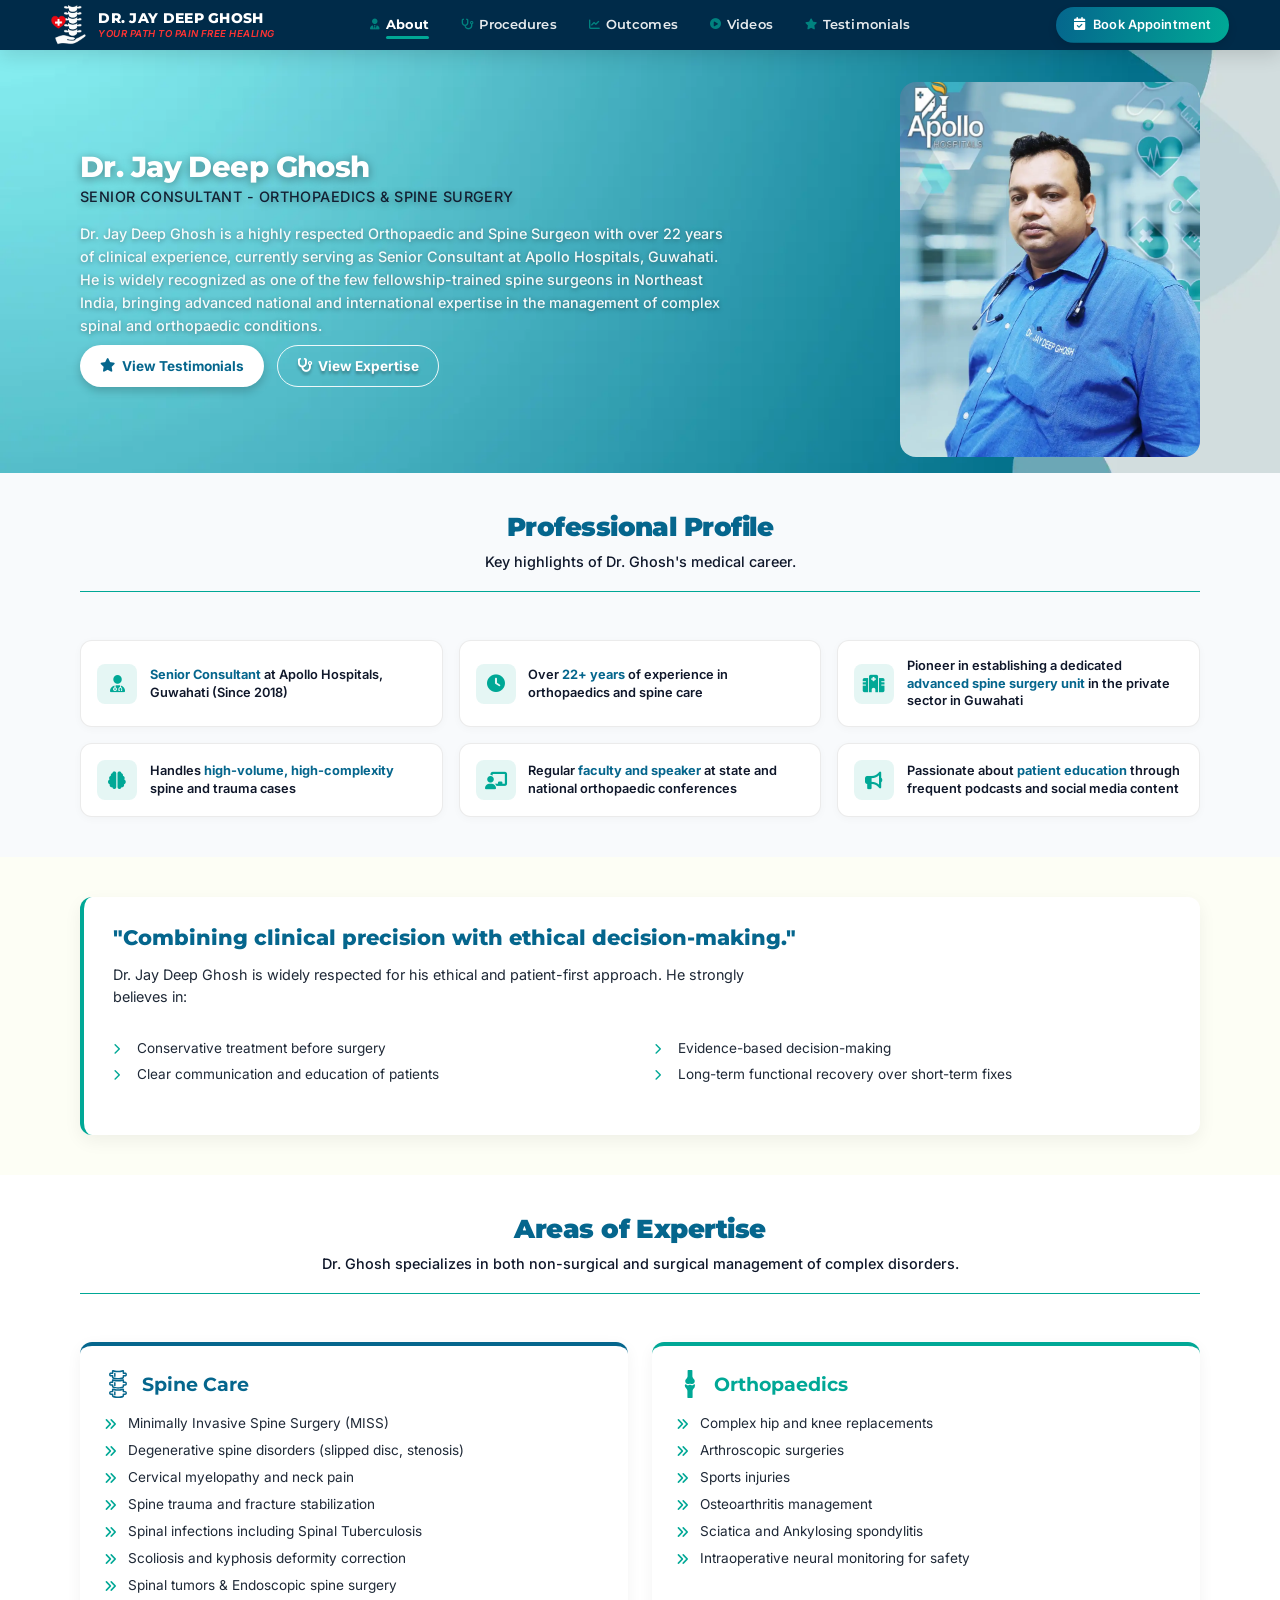
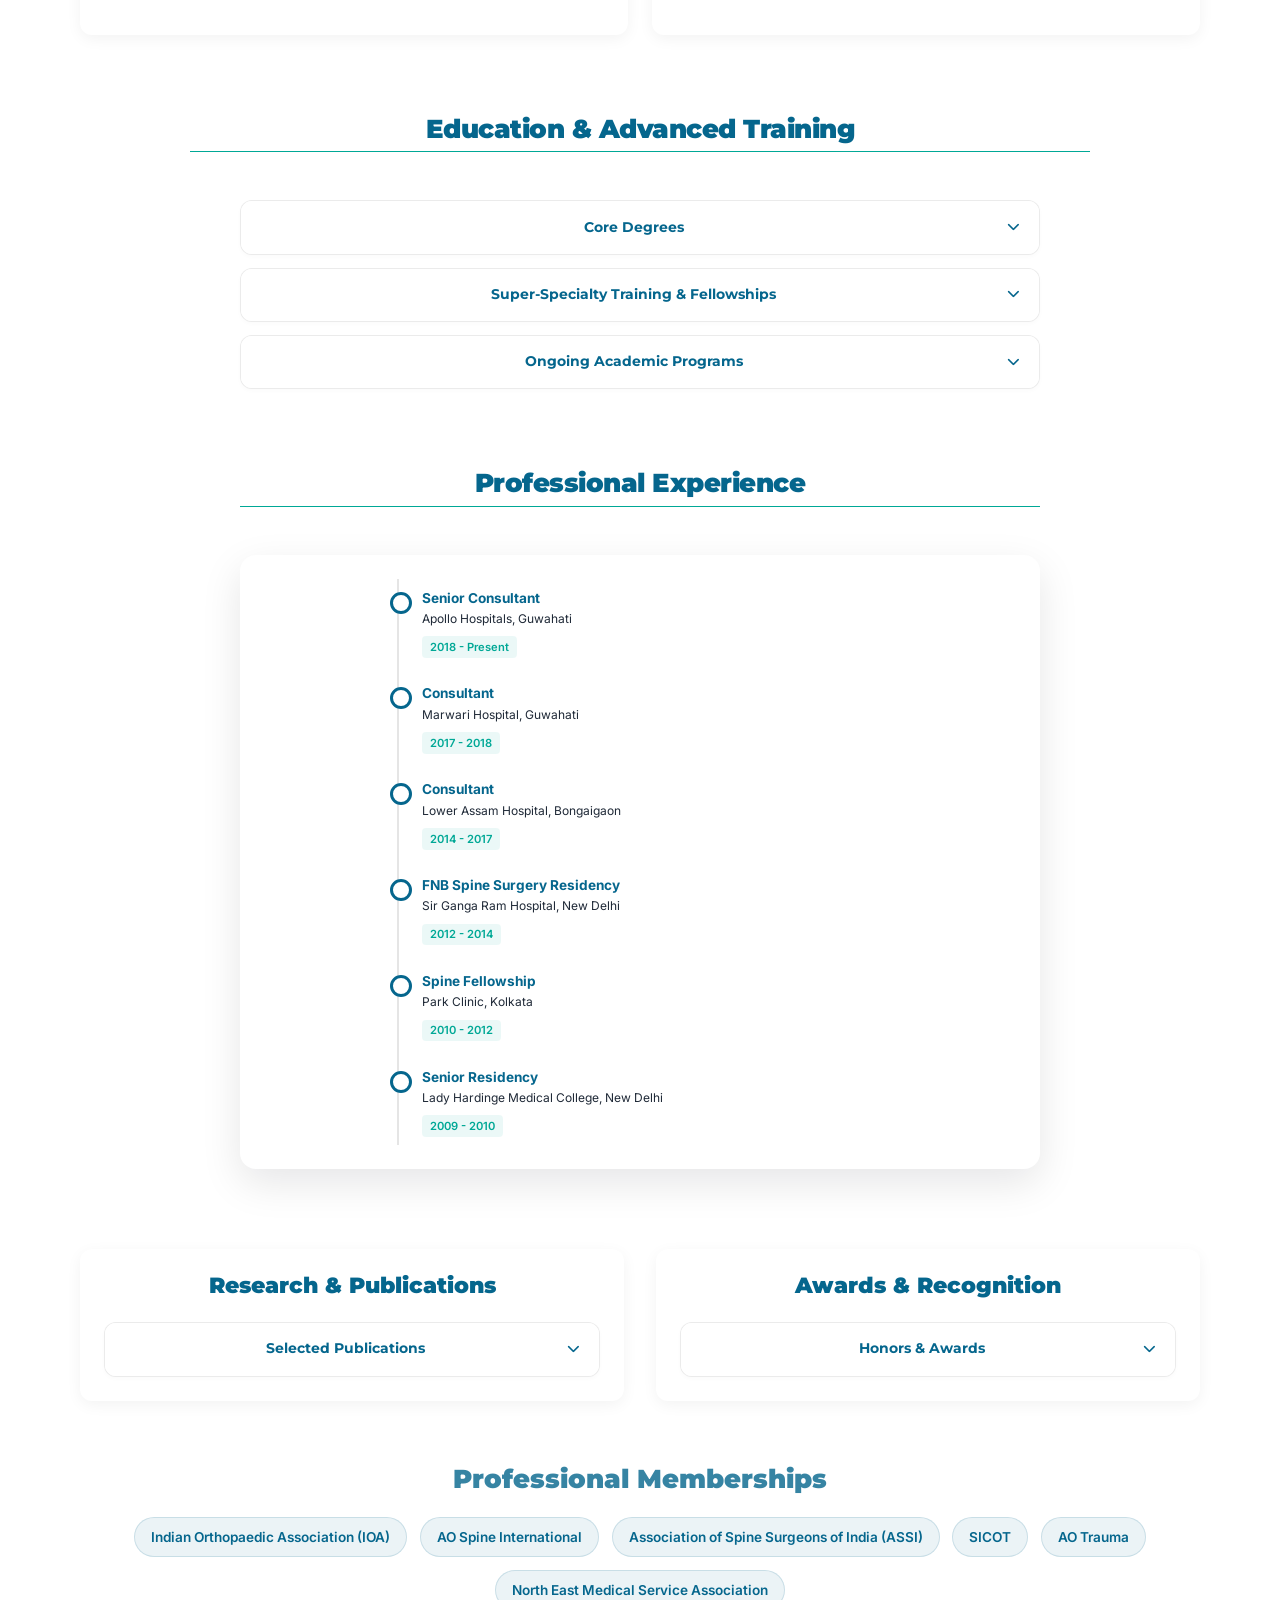
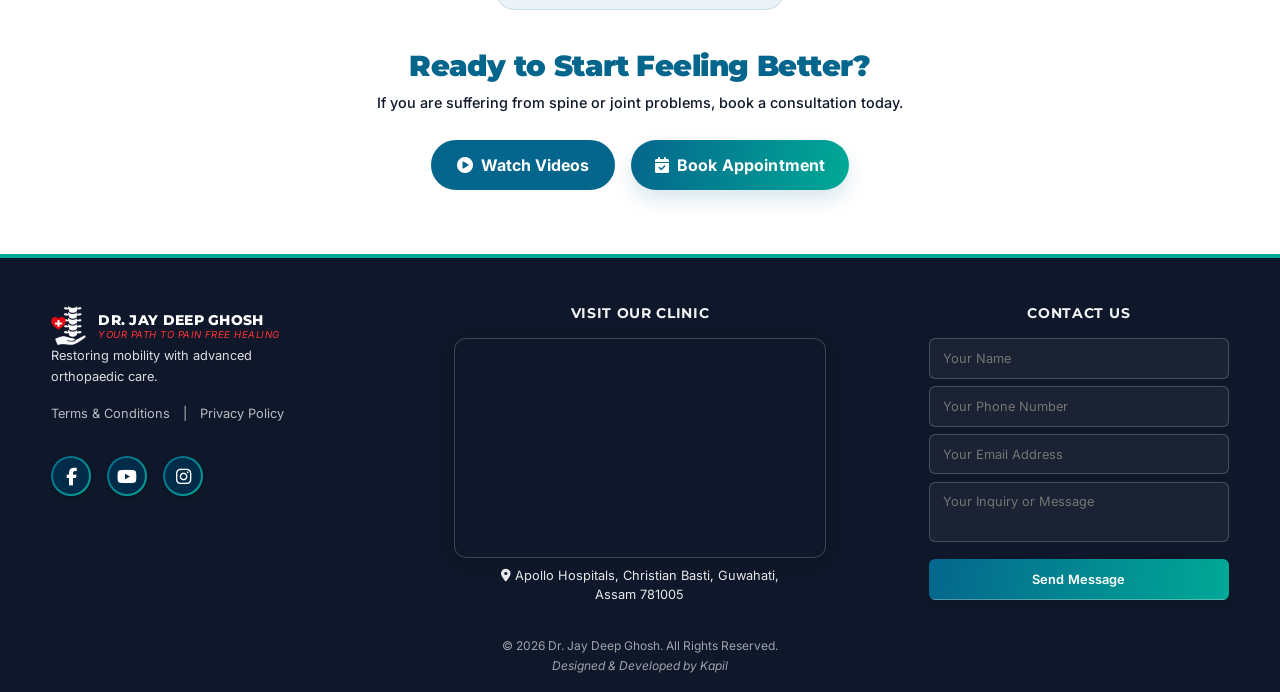
<file: frontend/about.html>
<!doctype html>
<html lang="en">
<head>
  <meta charset="utf-8" />
  <meta name="viewport" content="width=device-width,initial-scale=1" />
  <meta name="theme-color" content="#05668d" />
  
  <title>About Dr. Jay Deep Ghosh | Top Spine Surgeon in Guwahati & Northeast India</title>
  
  <meta name="title" content="About Dr. Jay Deep Ghosh | Top Spine Surgeon in Guwahati & Northeast India">
  <meta name="description" content="Dr. Jay Deep Ghosh is a Senior Consultant Orthopaedic & Spine Surgeon at Apollo Hospitals, Guwahati. Fellowship-trained in Spine Surgery (Sir Ganga Ram & USA) with 22+ years of experience treating Scoliosis, Disc issues, and Trauma.">
  <meta name="keywords" content="Dr Jay Deep Ghosh Biography, Best Spine Surgeon Northeast India, Orthopaedic Doctor Apollo Guwahati, Spine Fellowship India, Scoliosis Specialist Assam, Joint Replacement Surgeon Profile">
  <meta name="author" content="Dr. Jay Deep Ghosh">
  <meta name="robots" content="index, follow">

  <meta property="og:type" content="profile">
  <meta property="og:url" content="https://kape-21.github.io/dr-JDGhosh/about.html">
  <meta property="og:title" content="About Dr. Jay Deep Ghosh | Spine & Ortho Expert">
  <meta property="og:description" content="Meet Dr. Ghosh: 22+ Years Experience, Fellowship Trained (USA/India), Senior Consultant at Apollo Hospitals Guwahati. Expert in complex spine & joint care.">
  <meta property="og:image" content="https://kape-21.github.io/dr-JDGhosh/assets/potrait100.webp">

  <meta property="twitter:card" content="summary_large_image">
  <meta property="twitter:url" content="https://kape-21.github.io/dr-JDGhosh/about.html">
  <meta property="twitter:title" content="Dr. Jay Deep Ghosh - Professional Profile">
  <meta property="twitter:description" content="Senior Consultant Orthopaedic Surgeon with 22 years of experience. Specializing in Minimally Invasive Spine Surgery.">
  <meta property="twitter:image" content="https://kape-21.github.io/dr-JDGhosh/assets/potrait100.webp">

  <link rel="canonical" href="https://kape-21.github.io/dr-JDGhosh/about.html" />

  <script type="application/ld+json">
  {
    "@context": "https://schema.org",
    "@type": "Physician",
    "name": "Dr. Jay Deep Ghosh",
    "image": "https://kape-21.github.io/dr-JDGhosh/assets/potrait100.webp",
    "jobTitle": "Senior Consultant - Orthopaedics & Spine Surgery",
    "worksFor": {
      "@type": "Hospital",
      "name": "Apollo Hospitals, Guwahati"
    },
    "url": "https://kape-21.github.io/dr-JDGhosh/about.html",
    "description": "Fellowship-trained Spine Surgeon specializing in MISS, Scoliosis correction, and Joint Replacement with over 22 years of experience.",
    "alumniOf": [
      {
        "@type": "CollegeOrUniversity",
        "name": "Gauhati Medical College"
      },
      {
        "@type": "CollegeOrUniversity",
        "name": "Sir Ganga Ram Hospital (FNB Spine)"
      },
      {
        "@type": "CollegeOrUniversity",
        "name": "Dartmouth Hitchcock Medical Centre, USA"
      }
    ],
    "knowsAbout": ["Spine Surgery", "Orthopedics", "Scoliosis", "Joint Replacement", "Minimally Invasive Surgery"],
    "address": {
      "@type": "PostalAddress",
      "addressLocality": "Guwahati",
      "addressRegion": "Assam",
      "addressCountry": "India"
    }
  }
  </script>

  <link rel="shortcut icon" href="favicon.ico" type="image/x-icon">
  <link rel="icon" href="favicon.ico" type="image/x-icon">
  <link rel="icon" type="image/png" sizes="32x32" href="assets/favicon-32x32.png">
  <link rel="icon" type="image/png" sizes="16x16" href="assets/favicon-16x16.png">
  <link rel="apple-touch-icon" sizes="180x180" href="assets/apple-touch-icon.png">
  <link rel="icon" type="image/png" sizes="192x192" href="assets/android-chrome-192x192.png">
  <link rel="icon" type="image/png" sizes="512x512" href="assets/android-chrome-512x512.png">

  <link rel="preconnect" href="https://fonts.googleapis.com">
  <link rel="preconnect" href="https://fonts.gstatic.com" crossorigin>
  <link href="https://fonts.googleapis.com/css2?family=Inter:wght@400;500;600&family=Montserrat:wght@600;700;800;900&display=swap" rel="stylesheet" />
  <link rel="stylesheet" href="https://cdnjs.cloudflare.com/ajax/libs/font-awesome/6.5.0/css/all.min.css" />

  <link rel="stylesheet" href="css/base.css" />
  <link rel="stylesheet" href="css/components.css" />
  <link rel="stylesheet" href="css/layout.css" />
  
  <style>
    /* =========================================
       PAGE-SPECIFIC STYLES & OVERRIDES
       ========================================= */
    
    .nav-link {
        position: relative;
        text-decoration: none;
        padding: 0.5rem 0;
        margin: 0 0.5rem;
        transition: opacity 0.3s ease;
        display: inline-flex;
        align-items: center;
        gap: 6px; 
    }
    .nav-link span { position: relative; }
    .nav-link.active { font-weight: 700; opacity: 1; color: inherit !important; }
    .nav-link.active span::after {
        content: ""; display: block; width: 100%; height: 3px;
        background: var(--color-primary-green); position: absolute;
        bottom: -4px; left: 0; border-radius: 2px;
    }

    .section { padding: 2.5rem 0; }

    /* --- 1. HERO SECTION (DESKTOP BASE) --- */
    .about-hero {
      background: url('assets/about-hero-bg2.webp') no-repeat center center;
      background-size: cover;
      color: #fff;
      padding: 2rem 0 1rem; 
      position: relative;
      overflow: hidden;
    }
    .about-hero .container { position: relative; z-index: 1; }
    
    .about-hero-grid {
      display: grid;
      grid-template-columns: 1.2fr 0.8fr;
      gap: 2rem;
      align-items: center;
    }

    .about-hero-text h1 { 
      font-size: 1.8rem; font-weight: 800; color: #fff; margin-bottom: 0.4rem; 
      line-height: 1.1; text-shadow: 0 2px 10px rgba(0,0,0,0.4); 
    }
    .about-hero-text h2 { 
      font-size: 0.9rem; font-weight: 500; opacity: 0.95; margin-bottom: 1rem; 
      font-family: var(--font-body); letter-spacing: 0.03em; text-transform: uppercase; 
      text-shadow: 0 2px 8px rgba(0,0,0,0.4);
    }
    
    .about-hero-text .section-lead {
        font-size: 0.9rem; 
        line-height: 1.6; 
        margin-bottom: 0.5rem;
        color: rgba(255,255,255,0.95); 
        text-align: left; 
        text-shadow: 0 1px 5px rgba(0,0,0,0.4);
    }

    .about-hero-img-wrapper {
      position: relative; border-radius: 16px; overflow: hidden; background: transparent; 
      padding: 0; box-shadow: none; aspect-ratio: 4/5; max-width: 300px; margin-left: auto;
    }
    .about-hero-img { 
        width: 100%; height: 100%; object-fit: cover; filter: drop-shadow(0 10px 20px rgba(0,0,0,0.3));
    }

    /* Hero Buttons */
    .hero-actions { display: flex; gap: 0.8rem; flex-wrap: wrap; }
    
    .btn-hero-solid {
        background: #fff; color: var(--color-primary-blue); border: 1.5px solid transparent;
        padding: 0.55rem 1.2rem; border-radius: 50px; font-weight: 700;
        font-size: 0.85rem; display: inline-flex; align-items: center;
        gap: 0.4rem; transition: all 0.3s ease; box-shadow: 0 4px 10px rgba(0,0,0,0.2);
    }
    .btn-hero-solid:hover { transform: translateY(-2px); box-shadow: 0 6px 15px rgba(0,0,0,0.25); }

    .btn-hero-outline {
        background: transparent; border: 1.5px solid rgba(255, 255, 255, 0.9);
        color: #fff; padding: 0.55rem 1.2rem; border-radius: 50px; font-weight: 700;
        font-size: 0.85rem; display: inline-flex; align-items: center;
        gap: 0.4rem; transition: all 0.7s ease; text-shadow: 0 3px 3px rgba(0,0,0,0.3);
    }
    .btn-hero-outline:hover {
        background: #fff; color: var(--color-primary-blue); border-color: #fff; text-shadow: none;
    }

    /* --- PROFILE GRID --- */
    .profile-grid { display: grid; grid-template-columns: repeat(3, 1fr); gap: 1rem; }
    .profile-item {
      display: flex; align-items: center; gap: 0.8rem; padding: 1rem; 
      background: #fff; border-radius: 12px; border: 1px solid rgba(0,0,0,0.08);
      box-shadow: 0 2px 8px rgba(0,0,0,0.03); transition: transform 0.3s ease;
      height: 100%; text-align: left; 
    }
    .profile-item:hover { transform: translateY(-3px); border-color: var(--color-primary-green); }
    .profile-icon { 
      color: var(--color-primary-green); font-size: 1.1rem; background: rgba(0, 168, 150, 0.1);
      width: 40px; height: 40px; display: grid; place-items: center; border-radius: 8px; flex-shrink: 0;
    }
    .profile-text { font-size: 0.8rem; color: var(--color-ink); font-weight: 600; line-height: 1.4; }

    /* --- PHILOSOPHY --- */
    .philosophy-card {
      background: #fff; border-left: 4px solid var(--color-primary-green);
      padding: 1.8rem; box-shadow: var(--shadow-sm); border-radius: 12px;
      text-align: left; transition: all 0.4s cubic-bezier(0.175, 0.885, 0.32, 1.275);
    }
    .philosophy-card:hover { transform: translateY(-5px); box-shadow: 0 15px 35px rgba(0, 168, 150, 0.15); }
    .philosophy-quote {
      font-family: var(--font-heading); font-size: 1.3rem; font-weight: 800;
      color: var(--color-primary-blue); margin-bottom: 0.8rem; display: block; line-height: 1.2;
    }
    .philosophy-bio {
        text-align: left; margin-bottom: 1rem; font-size: 0.9rem; color: var(--color-text); line-height: 1.5;
    }
    .philosophy-list li {
      position: relative; padding-left: 1.5rem; margin-bottom: 0.4rem; 
      font-size: 0.85rem; color: var(--color-text); line-height: 1.4;
    }
    .philosophy-list li::before {
      content: "\f054"; font-family: "Font Awesome 6 Free"; font-weight: 900;
      position: absolute; left: 0; top: 3px; color: var(--color-primary-green); font-size: 0.7rem;
    }

    /* --- EXPERTISE GRID --- */
    .expertise-grid-2 { display: grid; grid-template-columns: 1fr 1fr; gap: 1.5rem; }
    .expertise-card {
      padding: 1.5rem; height: 100%; border-top: 4px solid var(--color-primary-blue);
      background: #fff; box-shadow: 0 4px 15px rgba(0,0,0,0.05); border-radius: 12px;
      transition: all 0.4s cubic-bezier(0.175, 0.885, 0.32, 1.275);
    }
    .expertise-card:hover { transform: translateY(-5px); box-shadow: 0 15px 35px rgba(5, 102, 141, 0.15); }
    .expertise-card:nth-child(2):hover { box-shadow: 0 15px 35px rgba(0, 168, 150, 0.15); }
    .expertise-card h3 {
        font-size: 1.2rem !important; margin-bottom: 1rem !important; display: flex; align-items: center;
    }
    .expertise-list-check li {
      position: relative; padding-left: 1.5rem; margin-bottom: 0.5rem;
      font-size: 0.85rem; color: var(--color-text); line-height: 1.4;
    }
    .expertise-list-check li::before {
      content: "\f101"; font-family: "Font Awesome 6 Free"; font-weight: 900;
      position: absolute; left: 0; top: 2px; color: var(--color-primary-green); font-size: 0.8rem;
    }

    /* --- ACCORDIONS --- */
    .accordion {
        display: flex; flex-direction: column; gap: 0.8rem; max-width: 800px; margin: 0 auto; 
    }
    .accordion-item {
        background: #fff; border: 1px solid rgba(0,0,0,0.08); border-radius: 12px;
        overflow: hidden; box-shadow: 0 2px 5px rgba(0,0,0,0.02); transition: all 0.3s ease;
    }
    .accordion-item:hover {
        border-color: var(--color-primary-blue); transform: translateY(-2px); 
        box-shadow: 0 8px 20px rgba(5, 102, 141, 0.12); 
    }
    .accordion-trigger {
        width: 100%; display: flex; align-items: center; justify-content: space-between;
        padding: 0.9rem 1.2rem; background: #fff; border: none; cursor: pointer;
        text-align: left; font-family: var(--font-heading); font-weight: 700;
        font-size: 0.9rem; color: var(--color-primary-blue); transition: background-color 0.3s;
    }
    .accordion-title { flex-grow: 1; text-align: center; }
    .accordion-trigger.active { background: var(--color-primary-blue); color: #fff; }
    .accordion-icon { transition: transform 0.3s ease; font-size: 0.8rem; }
    .accordion-trigger.active .accordion-icon { transform: rotate(180deg); color: #fff; }
    .accordion-panel {
        max-height: 0; height: auto; overflow: hidden; transition: max-height 0.3s ease-out; background: #fff;
    }
    .accordion-panel-inner {
        padding: 0.8rem 1.2rem 1rem; border-top: 1px solid rgba(0,0,0,0.05);
    }
    .accordion-panel-inner ul li { margin-bottom: 0.3rem; font-size: 0.85rem; }

    /* --- EXPERIENCE --- */
    .experience-card {
        padding: 1.5rem; box-shadow: var(--shadow-md); border-radius: 16px; background: #fff; text-align: center; 
    }
    .timeline-wrapper {
      position: relative; padding: 0.5rem 0; max-width: 500px; margin: 0 auto; text-align: left; 
    }
    .timeline-wrapper::before {
      content: ""; position: absolute; top: 0; bottom: 0; left: 7px; width: 2px; background: rgba(0,0,0,0.1); z-index: 0;
    }
    .timeline-item { position: relative; padding-left: 2rem; margin-bottom: 1.5rem; }
    .timeline-item:last-child { margin-bottom: 0; }
    .timeline-item::before {
      content: ""; position: absolute; left: 0; top: 5px; width: 16px; height: 16px;
      border-radius: 50%; background: #fff; border: 3px solid var(--color-primary-blue); z-index: 1; 
    }
    .timeline-role { 
      font-weight: 700; color: var(--color-primary-blue); font-size: 0.85rem; margin-bottom: 0;
    }
    .timeline-place { 
      font-size: 0.75rem; color: var(--color-text); display: block; margin-bottom: 0.2rem;
    }
    .timeline-year { 
      font-weight: 600; color: var(--color-primary-green); font-size: 0.7rem;
      background: rgba(0, 168, 150, 0.08); padding: 0.1rem 0.5rem; border-radius: 4px; display: inline-block;
    }

    /* --- AWARDS & RESEARCH --- */
    .split-cards-grid { display: grid; grid-template-columns: 1fr 1fr; gap: 2rem; align-items: start; }
    .split-card {
        padding: 1.5rem; background: #fff; border-radius: 12px; box-shadow: 0 4px 15px rgba(0,0,0,0.05); height: 100%; text-align: center; 
    }
    .awards-list li {
      position: relative; padding-left: 1.5rem; margin-bottom: 0.5rem; font-size: 0.85rem; color: var(--color-text); text-align: left; 
    }
    .awards-list li::before {
      content: "\f005"; font-family: "Font Awesome 6 Free"; font-weight: 900; position: absolute; left: 0; top: 3px; color: #f59e0b; font-size: 0.7rem;
    }

    .section-title { font-size: 1.6rem; font-weight: 900; }
    .section-lead { font-size: 0.9rem; }

    /* --- MEMBERSHIPS --- */
    .membership-wrapper { margin-top: 4rem; text-align: center; }
    .membership-badges { display: flex; flex-wrap: wrap; gap: 0.8rem; justify-content: center; }
    .badge {
        padding: 0.5rem 1rem !important; font-size: 0.85rem !important; border-radius: 50px !important;
        background: rgba(5, 102, 141, 0.08); color: var(--color-primary-blue); font-weight: 600; border: 1px solid rgba(5, 102, 141, 0.15);
    }

    /* --- FINAL CTA --- */
    .final-cta { text-align: center; padding-bottom: 4rem !important; }
    .final-cta .section-title { font-size: 1.8rem; margin-bottom: 0.5rem; }
    .final-cta-actions { justify-content: center; display: flex; gap: 1rem; margin-top: 1.5rem; }
    
    /* --- NEW BUTTON STYLES FOR CTA --- */
    /* This ensures both buttons are identical in shape and size */
    
    /* 1. Define the Secondary (Blue) Button */
    .btn-secondary {
        display: inline-flex;
        align-items: center;
        gap: 0.5rem;
        
        /* Solid Dark Blue Background */
        background-color: #05668d !important; 
        color: #fff !important;
        border: 2px solid #05668d !important;
        
        /* Pill Shape matching primary button */
        padding: 0.75rem 1.5rem;
        border-radius: 50px; 
        
        font-weight: 700;
        text-decoration: none;
        transition: all 0.3s ease;
        line-height: 1.2;
    }
    
    .btn-secondary:hover {
        background-color: #044e6c !important; /* Slightly darker blue */
        border-color: #044e6c !important;
        transform: translateY(-2px);
        box-shadow: 0 4px 10px rgba(5, 102, 141, 0.3);
    }
    
    /* 2. Ensure Primary (Green) button has matching pill shape */
    /* Targeting the existing primary button class within this section to force consistency */
    .final-cta-actions .btn-primary, 
    .final-cta-actions .btn {
        border-radius: 50px; /* Force pill shape */
        padding: 0.75rem 1.5rem; /* Force same padding */
        display: inline-flex;
        align-items: center;
        gap: 0.5rem;
    }

    /* --- RESPONSIVE MOBILE FIXES --- */
    @media(max-width: 900px) {
      .about-hero-grid { 
          grid-template-columns: 1.2fr 1fr; 
          text-align: left; 
          gap: 1rem; 
          align-items: stretch; 
      }
      .about-hero-img-wrapper { 
          max-width: 100%; margin: 0; order: 2; height: 100%; aspect-ratio: auto; 
      }
      .about-hero-text { order: 1; }
      .about-hero-text h1 { font-size: 1.5rem; }
      .about-hero-text .section-lead { font-size: 0.85rem; margin-bottom: 1.2rem; }
      
      .btn-hero-solid, .btn-hero-outline {
          padding: 0.45rem 0.9rem !important; font-size: 0.75rem !important; width: auto;
      }

      .profile-grid { grid-template-columns: 1fr; gap: 0.8rem; }
      .split-cards-grid { grid-template-columns: 1fr; gap: 2rem; }
      .expertise-grid-2 { grid-template-columns: 1fr 1fr; gap: 0.8rem; }
      .expertise-card { padding: 1rem; }
      .expertise-card h3 { font-size: 1rem !important; }
      .expertise-list-check li { font-size: 0.7rem; }
      .badge { font-size: 0.7rem !important; padding: 0.4rem 0.8rem !important; }
      .final-cta .section-title { font-size: 1.4rem; }
      .final-cta .section-lead { font-size: 0.85rem; }
      
      /* Scale both CTA buttons on tablet/mobile */
      .final-cta-actions .btn, 
      .final-cta-actions .btn-secondary { 
          font-size: 0.85rem; 
          padding: 0.6rem 1.2rem; 
      }
    }

    /* --- SPECIFIC FIXES FOR MOBILE VIEW (<600px) --- */
    @media(max-width: 600px) {
      .about-hero {
        padding-top: 3.5rem; 
        padding-bottom: 1.5rem;
      }
      
      .about-hero-text h1 { 
          text-align: center; margin-bottom: 0.2rem; font-size: 1.5rem; line-height: 1.1;
      }
      /* SUBHEADING: Allow wrap + Center */
      .about-hero-text h2 { 
          text-align: center; margin-bottom: 1rem; font-size: 0.75rem;
          white-space: normal; /* Was nowrap */
          line-height: 1.4;
          padding: 0 1rem; /* Prevent edge touching */
      }
      
      .about-hero-grid { 
          display: grid;
          /* MOVED BUTTONS TO NEW ROW "btns" */
          grid-template-areas: 
            "header header"
            "sub sub"
            "text img"
            "btns btns"; 
          
          grid-template-columns: 0.85fr 1.15fr; 
          gap: 0.8rem; 
          align-items: start; /* Changed from center to start for text alignment */
          text-align: left; 
      }
      
      /* IMAGE: REMOVED HEIGHT RESTRICTION TO COVER PARAGRAPH */
      .about-hero-img-wrapper { 
          grid-area: img;
          width: 100%; 
          /* REMOVED MAX-HEIGHT: Let grid cell determine height */
          height: 100%; 
          margin: 0; 
      }
      .about-hero-img { 
          height: 100%; width: 100%; 
          object-fit: cover; 
          object-position: top; /* Keep face visible */
      }

      .about-hero-text { display: contents; } 
      .about-hero-text h1 { grid-area: header; }
      .about-hero-text h2 { grid-area: sub; }
      
      .about-mobile-content {
          grid-area: text;
          display: flex; flex-direction: column; justify-content: center;
      }
      
      .about-hero-text .section-lead { 
          font-size: 0.7rem; 
          line-height: 1.35; 
          margin-bottom: 0; /* Remove bottom margin as buttons are moved */
      }
      
      /* --- HERO BUTTONS: HORIZONTAL WRAP --- */
      .hero-actions { 
          grid-area: btns; /* Placed in new row at bottom */
          display: flex; 
          flex-direction: row; /* Horizontal */
          flex-wrap: wrap; /* Wrap if needed */
          gap: 0.6rem; 
          width: 100%;
          justify-content: center; /* Center align buttons */
          margin-top: 1rem; /* Space from image/text */
      }
      
      .btn-hero-solid, .btn-hero-outline {
          padding: 0.4rem 1rem !important; /* Slimmer Padding */
          font-size: 0.75rem !important;
          width: auto !important; /* Allow natural width */
          flex: 1 1 auto; /* Grow evenly */
          min-width: 140px; /* Ensure not too tiny */
          justify-content: center; 
          line-height: 1.2 !important;
          border: 1.5px solid transparent !important; 
          box-sizing: border-box;
      }
      
      .btn-hero-outline { border-color: rgba(255, 255, 255, 0.9) !important; }
      .btn-hero-solid { border-color: transparent !important; }
      
      /* Stack Final CTA Buttons on Small Mobile */
      .final-cta-actions {
          flex-direction: column;
          align-items: center;
          gap: 0.8rem;
      }
      .final-cta-actions .btn,
      .final-cta-actions .btn-secondary {
          width: 100%;
          max-width: 280px;
          justify-content: center;
      }
    }
  </style>
</head>

<body>
  <a class="skip-link" href="#main">Skip to content</a>

  <header class="site-header" data-header>
    <div class="header-grid">
      <a href="index.html" class="brand-area" aria-label="Dr. Ghosh Home">
        <img src="assets/icon-new1.png" alt="Dr. Jay Deep Ghosh Logo" class="brand-icon">
        <div class="brand-text-col">
          <span class="brand-name">Dr. Jay Deep Ghosh</span>
          <span class="brand-subtitle">Your path to pain free healing</span>
        </div>
      </a>

      <nav class="nav-center" data-nav-panel>
        <ul class="nav-list">
          <li><a href="about.html" class="nav-link active" style="color:#fff;"><i class="fa-solid fa-user-tie"></i> <span>About</span></a></li>
          <li><a href="procedures.html" class="nav-link"><i class="fa-solid fa-stethoscope"></i> <span>Procedures</span></a></li>
          <li><a href="outcomes.html" class="nav-link"><i class="fa-solid fa-chart-line"></i> <span>Outcomes</span></a></li>
          <li><a href="videos.html" class="nav-link"><i class="fa-solid fa-play-circle"></i> <span>Videos</span></a></li>
          <li><a href="testimonials.html" class="nav-link"><i class="fa-solid fa-star"></i> <span>Testimonials</span></a></li>
        </ul>
        <div class="mobile-actions">
          <a href="appointment.html" class="btn btn-header-primary"><i class="fa-solid fa-phone"></i> Book Appointment</a>
        </div>
      </nav>

      <div class="header-actions-desktop">
       <a href="appointment.html" class="btn btn-header-primary"><i class="fa-solid fa-calendar-check"></i> Book Appointment</a>
      </div>

      <button class="nav-toggle" data-nav-toggle aria-label="Toggle navigation">
        <i class="fa-solid fa-bars" id="nav-icon"></i>
      </button>
    </div>
  </header>

  <main id="main">
    
    <section class="about-hero">
      <div class="container">
        <div class="about-hero-grid">
          
          <div class="about-hero-text">
            <h1>Dr. Jay Deep Ghosh</h1>
            <h2>Senior Consultant - Orthopaedics & Spine Surgery</h2>
            
            <div class="about-mobile-content">
                <p class="section-lead">
                  Dr. Jay Deep Ghosh is a highly respected Orthopaedic and Spine Surgeon with over 22 years of clinical experience, currently serving as Senior Consultant at Apollo Hospitals, Guwahati. He is widely recognized as one of the few fellowship-trained spine surgeons in Northeast India, bringing advanced national and international expertise in the management of complex spinal and orthopaedic conditions.
                </p>
            </div>

            <div class="hero-actions">
              <a href="testimonials.html" class="btn-hero-solid">
                <i class="fa-solid fa-star"></i> View Testimonials
              </a>
              <a href="#expertise" class="btn-hero-outline">
                <i class="fa-solid fa-stethoscope"></i> View Expertise
              </a>
            </div>

          </div>

          <div class="about-hero-img-wrapper">
            <img src="assets/potrait100.webp" alt="Dr. Jay Deep Ghosh - Senior Consultant Spine Surgeon Guwahati" class="about-hero-img" loading="eager" width="400" height="500">
          </div>

        </div>
      </div>
    </section>

    <section class="section" style="background-color: #f8fafc;">
      <div class="container">
        <div class="section-head center">
          <h2 class="section-title">Professional Profile</h2>
          <p class="section-lead">Key highlights of Dr. Ghosh's medical career.</p>
        </div>
        
        <div class="profile-grid">
          <div class="profile-item">
            <div class="profile-icon"><i class="fa-solid fa-user-doctor"></i></div>
            <div class="profile-text"><strong>Senior Consultant</strong> at Apollo Hospitals, Guwahati (Since 2018)</div>
          </div>
          <div class="profile-item">
            <div class="profile-icon"><i class="fa-solid fa-clock"></i></div>
            <div class="profile-text">Over <strong>22+ years</strong> of experience in orthopaedics and spine care</div>
          </div>
          <div class="profile-item">
            <div class="profile-icon"><i class="fa-solid fa-hospital"></i></div>
            <div class="profile-text">Pioneer in establishing a dedicated <strong>advanced spine surgery unit</strong> in the private sector in Guwahati</div>
          </div>
          <div class="profile-item">
            <div class="profile-icon"><i class="fa-solid fa-brain"></i></div>
            <div class="profile-text">Handles <strong>high-volume, high-complexity</strong> spine and trauma cases</div>
          </div>
          <div class="profile-item">
            <div class="profile-icon"><i class="fa-solid fa-chalkboard-user"></i></div>
            <div class="profile-text">Regular <strong>faculty and speaker</strong> at state and national orthopaedic conferences</div>
          </div>
          <div class="profile-item">
            <div class="profile-icon"><i class="fa-solid fa-bullhorn"></i></div>
            <div class="profile-text">Passionate about <strong>patient education</strong> through frequent podcasts and social media content</div>
          </div>
        </div>
      </div>
    </section>

    <section class="section" style="background-color: rgba(240,243,189,0.15);">
      <div class="container">
        <div class="philosophy-card">
          <span class="philosophy-quote">"Combining clinical precision with ethical decision-making."</span>
          <p class="philosophy-bio">Dr. Jay Deep Ghosh is widely respected for his ethical and patient-first approach. He strongly believes in:</p>
          <div class="expertise-grid-2">
            <ul class="philosophy-list" style="list-style:none; padding:0;">
              <li>Conservative treatment before surgery</li>
              <li>Clear communication and education of patients</li>
            </ul>
            <ul class="philosophy-list" style="list-style:none; padding:0;">
              <li>Evidence-based decision-making</li>
              <li>Long-term functional recovery over short-term fixes</li>
            </ul>
          </div>
        </div>
      </div>
    </section>

    <section class="section" id="expertise">
      <div class="container">
        <div class="section-head center">
          <h2 class="section-title">Areas of Expertise</h2>
          <p class="section-lead">Dr. Ghosh specializes in both non-surgical and surgical management of complex disorders.</p>
        </div>
        
        <div class="expertise-grid-2">
          <div class="card expertise-card">
            <h3 style="color:var(--color-primary-blue);">
              <svg viewBox="0 0 281 281" fill="currentColor" style="width: 28px; height: 28px; margin-right: 10px;">
                <path d="M213.999 23.952h-12.268V9.597c0-3.36-1.709-6.418-4.563-8.175-2.82-1.74-6.409-1.894-9.37-.399-9.173 4.633-27.754 7.627-47.338 7.627-19.585 0-38.166-2.994-47.343-7.629-2.954-1.49-6.54-1.34-9.363.396-2.859 1.762-4.566 4.819-4.566 8.18v14.355H66.92c-8.656 0-15.698 7.042-15.698 15.698v10.91c0 8.656 7.042 15.698 15.698 15.698h12.268v7.164c0 5.686 3.323 10.924 8.466 13.345 17.352 8.167 47.033 8.581 52.807 8.581 16.676 0 39.3-2.253 52.786-8.577 5.154-2.417 8.485-7.658 8.485-13.354v-7.159h12.268c8.656 0 15.698-7.042 15.698-15.698V39.65c0-8.656-7.042-15.698-15.698-15.698zm.698 26.608c0 .385-.313.698-.698.698h-19.768c-4.143 0-7.5 3.357-7.5 7.5v14.5c-11.3 5.231-31.962 7.09-46.271 7.09-14.341 0-35.023-1.857-46.272-7.085V58.759c0-4.143-3.357-7.5-7.5-7.5H66.92c-.385 0-.698-.313-.698-.698V39.65c0-.385.313-.698.698-.698h19.768c4.143 0 7.5-3.357 7.5-7.5V17.579c11.762 3.854 28.312 6.07 46.272 6.07s34.512-2.216 46.271-6.069v13.872c0 4.143 3.357 7.5 7.5 7.5h19.768c.385 0 .698.313.698.698v10.91z"/>
                <path d="M212.094 116.558h-10.362v-14.355c0-3.311-1.751-6.444-4.563-8.175-2.82-1.74-6.409-1.894-9.37-.399-9.173 4.633-27.754 7.627-47.338 7.627-19.585 0-38.166-2.994-47.343-7.629-2.961-1.493-6.55-1.34-9.355.393-2.821 1.733-4.574 4.869-4.574 8.184v14.355H68.825c-9.707 0-17.604 7.896-17.604 17.604v7.101c0 9.706 7.896 17.603 17.604 17.603h10.362v7.164c0 5.686 3.323 10.924 8.466 13.345 17.352 8.167 47.033 8.581 52.807 8.581 16.678 0 39.303-2.253 52.786-8.577 5.154-2.417 8.485-7.658 8.485-13.354v-7.159h10.362c9.707 0 17.604-7.896 17.604-17.603v-7.101c0-9.708-7.897-17.604-17.604-17.604zm2.603 24.704c0 1.435-1.168 2.604-2.604 2.603h-17.862c-4.143 0-7.5 3.357-7.5 7.5v14.5c-11.297 5.231-31.961 7.09-46.271 7.09-14.341 0-35.023-1.857-46.272-7.085v-14.505c0-4.143-3.357-7.5-7.5-7.5H68.825c-1.436 0-2.604-1.168-2.604-2.603v-7.101c0-1.436 1.168-2.604 2.604-2.604h17.862c4.143 0 7.5-3.357 7.5-7.5v-13.873c11.762 3.854 28.312 6.07 46.272 6.07s34.512-2.216 46.271-6.069v13.872c0 4.143 3.357 7.5 7.5 7.5h19.768c.385 0 .698.313.698.698v10.91z"/>
                <path d="M108.576 26.972c-4.143 0-7.5 3.357-7.5 7.5v28.832c0 4.143 3.357 7.5 7.5 7.5s7.5-3.357 7.5-7.5V34.472c0-4.143-3.357-7.5-7.5-7.5zM108.576 120.294c-4.143 0-7.5 3.357-7.5 7.5v27.832c0 4.143 3.357 7.5 7.5 7.5s7.5-3.357 7.5-7.5v-27.832c0-4.143-3.357-7.5-7.5-7.5zM212.094 209.522h-10.362v-14.356c0-3.311-1.751-6.444-4.57-8.18-2.82-1.734-6.406-1.887-9.363-.395-9.173 4.633-27.754 7.627-47.338 7.627-19.585 0-38.166-2.994-47.343-7.629-2.961-1.493-6.55-1.34-9.355.393-2.821 1.733-4.574 4.869-4.574 8.184v14.356H68.825c-9.707 0-17.604 7.896-17.604 17.603v7.101c0 9.707 7.896 17.604 17.604 17.604h10.362v7.163c0 5.684 3.322 10.922 8.467 13.346 17.354 8.167 47.032 8.581 52.806 8.581 16.677 0 39.301-2.253 52.786-8.578 5.154-2.417 8.485-7.658 8.485-13.354v-7.158h10.362c9.707 0 17.604-7.896 17.604-17.604v-7.101c0-9.707-7.897-17.604-17.604-17.604zm2.603 24.703c0 1.436-1.168 2.604-2.604 2.604h-17.862c-4.143 0-7.5 3.357-7.5 7.5v14.499c-11.299 5.232-31.962 7.091-46.271 7.091-14.341 0-35.023-1.857-46.272-7.085v-14.505c0-4.143-3.357-7.5-7.5-7.5H68.825c-1.436 0-2.604-1.168-2.604-2.604v-7.101c0-1.436 1.168-2.603 2.604-2.603h17.862c4.143 0 7.5-3.357 7.5-7.5v-13.873c11.762 3.854 28.312 6.069 46.272 6.069s34.512-2.216 46.271-6.069v13.873c0 4.143 3.357 7.5 7.5 7.5h17.862c1.436 0 2.604 1.167 2.604 2.603v7.101z"/>
                <path d="M108.576 213.258c-4.143 0-7.5 3.357-7.5 7.5v27.833c0 4.143 3.357 7.5 7.5 7.5s7.5-3.357 7.5-7.5v-27.833c0-4.143-3.357-7.5-7.5-7.5z"/>
              </svg>
              Spine Care
            </h3>
            <ul class="expertise-list-check" style="list-style:none; padding:0;">
              <li>Minimally Invasive Spine Surgery (MISS)</li>
              <li>Degenerative spine disorders (slipped disc, stenosis)</li>
              <li>Cervical myelopathy and neck pain</li>
              <li>Spine trauma and fracture stabilization</li>
              <li>Spinal infections including Spinal Tuberculosis</li>
              <li>Scoliosis and kyphosis deformity correction</li>
              <li>Spinal tumors & Endoscopic spine surgery</li>
            </ul>
          </div>

          <div class="card expertise-card" style="border-top-color: var(--color-primary-green);">
            <h3 style="color:var(--color-primary-green);">
              <svg viewBox="0 0 213.134 213.134" fill="currentColor" style="width: 28px; height: 28px; margin-right: 10px;">
                <path d="M90.063 107.15c6.079.627 12.019-1.272 16.505-5.133 3.923 3.377 8.908 5.251 14.209 5.251.76 0 1.532-.04 2.294-.118 10.153-1.042 18.335-9.157 19.453-19.293.78-7.068-1.905-14.098-7.183-18.806-6.714-5.991-10.564-14.245-10.564-22.646V4c0-2.209-1.791-4-4-4H92.358c-2.209 0-4 1.791-4 4v42.405c0 8.4-3.851 16.655-10.565 22.646-5.276 4.708-7.962 11.738-7.183 18.807 1.109 10.135 9.289 18.249 19.443 19.292z"/>
                <path d="M146.091 115.97c-.004-.036-.007-.07-.01-.09-.421-3.683-3.565-6.46-7.313-6.46-1.974 0-3.836.771-5.243 2.169-2.578 2.56-5.943 4.17-9.475 4.533-3.685.377-7.33-.506-10.376-2.515-2.106-1.389-4.564-2.123-7.106-2.123-2.543 0-5 .734-7.105 2.123-3.047 2.008-6.699 2.894-10.377 2.515-3.532-.363-6.897-1.973-9.475-4.533-1.408-1.398-3.271-2.169-5.244-2.169-3.748 0-6.893 2.778-7.323 6.551-.859 7.787 2.123 15.504 7.977 20.646 7.469 6.561 11.753 15.628 11.753 24.879v47.639c0 2.209 1.791 4 4 4h31.589c2.209 0 4-1.791 4-4v-47.639c0-9.25 4.284-18.318 11.753-24.879 2.899-2.535 5.881-10.253 5.021-18.039z"/>
              </svg>
              Orthopaedics
            </h3>
            <ul class="expertise-list-check" style="list-style:none; padding:0;">
              <li>Complex hip and knee replacements</li>
              <li>Arthroscopic surgeries</li>
              <li>Sports injuries</li>
              <li>Osteoarthritis management</li>
              <li>Sciatica and Ankylosing spondylitis</li>
              <li>Intraoperative neural monitoring for safety</li>
            </ul>
          </div>
        </div>
      </div>
    </section>
    

    <section class="section section-alt">
      <div class="container" style="max-width: 900px;">
        <div class="section-head center">
          <h2 class="section-title">Education & Advanced Training</h2>
        </div>

        <div class="accordion">
          <div class="accordion-item">
            <button class="accordion-trigger">
              <span class="accordion-title">Core Degrees</span>
              <i class="fa-solid fa-chevron-down accordion-icon"></i>
            </button>
            <div class="accordion-panel">
              <div class="accordion-panel-inner">
                <ul class="expertise-list-check" style="list-style:none; padding:0;">
                  <li><strong>MBBS</strong> - Gauhati Medical College, Gauhati University (2002)</li>
                  <li><strong>MS (Orthopaedics)</strong> - Gauhati Medical College, Gauhati University (2007)</li>
                  <li><strong>DNB (Orthopaedics)</strong> - National Board of Examinations (2012)</li>
                </ul>
              </div>
            </div>
          </div>
          <div class="accordion-item">
            <button class="accordion-trigger">
              <span class="accordion-title">Super-Specialty Training & Fellowships</span>
              <i class="fa-solid fa-chevron-down accordion-icon"></i>
            </button>
            <div class="accordion-panel">
              <div class="accordion-panel-inner">
                <ul class="expertise-list-check" style="list-style:none; padding:0;">
                  <li><strong>FNB (Spine Surgery)</strong> - Sir Ganga Ram Hospital, New Delhi (2014)</li>
                  <li>Diploma SICOT - Société Internationale de Chirurgie Orthopédique et de Traumatologie (2013)</li>
                  <li>AO Spine Fellowship (2011)</li>
                  <li>Dartmouth Hitchcock Medical Centre, USA (2013)</li>
                  <li>Montefiore Medical Centre, New York - Observership (2013)</li>
                </ul>
              </div>
            </div>
          </div>
          <div class="accordion-item">
            <button class="accordion-trigger">
              <span class="accordion-title">Ongoing Academic Programs</span>
              <i class="fa-solid fa-chevron-down accordion-icon"></i>
            </button>
            <div class="accordion-panel">
              <div class="accordion-panel-inner">
                <ul class="expertise-list-check" style="list-style:none; padding:0;">
                  <li>MCh Orthopaedic Surgery (University of Edinburgh)</li>
                  <li>EULAR Rheumatology Course</li>
                  <li>Spine IEP</li>
                </ul>
              </div>
            </div>
          </div>
        </div>
      </div>
    </section>

    <section class="section">
      <div class="container" style="max-width: 800px;">
        <div class="section-head center">
          <h2 class="section-title">Professional Experience</h2>
        </div>
        
        <div class="experience-card">
          <div class="timeline-wrapper">
            <div class="timeline-item">
              <div class="timeline-role">Senior Consultant</div>
              <span class="timeline-place">Apollo Hospitals, Guwahati</span>
              <span class="timeline-year">2018 - Present</span>
            </div>
            <div class="timeline-item">
              <div class="timeline-role">Consultant</div>
              <span class="timeline-place">Marwari Hospital, Guwahati</span>
              <span class="timeline-year">2017 - 2018</span>
            </div>
            <div class="timeline-item">
              <div class="timeline-role">Consultant</div>
              <span class="timeline-place">Lower Assam Hospital, Bongaigaon</span>
              <span class="timeline-year">2014 - 2017</span>
            </div>
            <div class="timeline-item">
              <div class="timeline-role">FNB Spine Surgery Residency</div>
              <span class="timeline-place">Sir Ganga Ram Hospital, New Delhi</span>
              <span class="timeline-year">2012 - 2014</span>
            </div>
            <div class="timeline-item">
              <div class="timeline-role">Spine Fellowship</div>
              <span class="timeline-place">Park Clinic, Kolkata</span>
              <span class="timeline-year">2010 - 2012</span>
            </div>
            <div class="timeline-item">
              <div class="timeline-role">Senior Residency</div>
              <span class="timeline-place">Lady Hardinge Medical College, New Delhi</span>
              <span class="timeline-year">2009 - 2010</span>
            </div>
          </div>
        </div>
      </div>
    </section>

    <section class="section section-alt">
      <div class="container">
        
        <div class="split-cards-grid">
          
          <div class="split-card">
            <h3 class="section-title" style="font-size:1.4rem; margin-bottom:1.5rem; color:var(--color-primary-blue);">Research & Publications</h3>
            <div class="accordion">
              <div class="accordion-item">
                <button class="accordion-trigger">
                  <span class="accordion-title">Selected Publications</span>
                  <i class="fa-solid fa-chevron-down accordion-icon"></i>
                </button>
                <div class="accordion-panel">
                  <div class="accordion-panel-inner">
                    <ul class="awards-list" style="list-style:none; padding:0;">
                      <li>Neglected Facet Dislocation - Journal of Orthopedic Surgery</li>
                      <li>Post-operative Discitis - Indian Journal of Orthopaedics</li>
                      <li>Contributor to the book "Dynamic Reconstruction of the Spine" (Thieme)</li>
                      <li>Presented research at Global Spine Congress, Barcelona</li>
                      <li>Selected as Co-Investigator for AO Spine India Research Award</li>
                    </ul>
                  </div>
                </div>
              </div>
            </div>
          </div>

          <div class="split-card">
            <h3 class="section-title" style="font-size:1.4rem; margin-bottom:1.5rem; color:var(--color-primary-blue);">Awards & Recognition</h3>
            <div class="accordion">
              <div class="accordion-item">
                <button class="accordion-trigger">
                  <span class="accordion-title">Honors & Awards</span>
                  <i class="fa-solid fa-chevron-down accordion-icon"></i>
                </button>
                <div class="accordion-panel">
                  <div class="accordion-panel-inner">
                    <ul class="awards-list" style="list-style:none; padding:0;">
                      <li>Forbes India - Leaders in Healthcare (2021)</li>
                      <li>India's Top Orthopaedicians (2018)</li>
                      <li>Apollo Academic Achievements Award (2014)</li>
                      <li>International Healthcare Award presented by Virender Sehwag (2016)</li>
                      <li>First position - NEOSCON Orthopaedic Quiz (2007)</li>
                      <li>Certificate of recognition from Prince Edward, Earl of Wessex</li>
                    </ul>
                  </div>
                </div>
              </div>
            </div>
          </div>

        </div>

        <div class="membership-wrapper">
          <h3 class="section-title" style="font-size:1.6rem; margin-bottom:1.5rem; opacity:0.8;">Professional Memberships</h3>
          <div class="membership-badges">
            <span class="badge">Indian Orthopaedic Association (IOA)</span>
            <span class="badge">AO Spine International</span>
            <span class="badge">Association of Spine Surgeons of India (ASSI)</span>
            <span class="badge">SICOT</span>
            <span class="badge">AO Trauma</span>
            <span class="badge">North East Medical Service Association</span>
          </div>
        </div>

      </div>
    </section>

    <section class="final-cta">
      <div class="container final-cta-inner">
        <h2 class="section-title">Ready to Start Feeling Better?</h2>
        <p class="section-lead">If you are suffering from spine or joint problems, book a consultation today.</p>
        
        <div class="final-cta-actions">
          <a class="btn-secondary" href="videos.html">
            <i class="fa-solid fa-play-circle"></i> Watch Videos
          </a>

          <a class="btn btn-primary" href="appointment.html">
            <i class="fa-solid fa-calendar-check"></i> Book Appointment
          </a>
        </div>
        
      </div>
    </section>

  </main>

  <footer class="site-footer" id="contact">
    <div class="footer-top">
      <div class="footer-grid">
        
        <div class="footer-col footer-brand-col">
          <a href="index.html" class="brand-area" aria-label="Dr. Jay Deep Ghosh Footer Link">
            <img src="assets/icon-new1.png" alt="Dr. Jay Deep Ghosh Logo" class="brand-icon">
            <div class="brand-text-col">
              <span class="brand-name">Dr. Jay Deep Ghosh</span>
              <span class="brand-subtitle">Your path to pain free healing</span>
            </div>
          </a>
          
          <p class="footer-tagline">
            Restoring mobility with advanced orthopaedic care.
          </p>
          
          <div class="footer-legal-links">
            <a href=terms.html>Terms & Conditions</a>
            <span class="legal-sep">|</span>
            <a href=privacy.html>Privacy Policy</a>
          </div>

          <div class="footer-social-icons brand-social">
            <a href="https://www.facebook.com/jaydeepxp" target="_blank" aria-label="Dr Jay Deep Ghosh Facebook"><i class="fa-brands fa-facebook-f"></i></a>
            <a href="https://www.youtube.com/@jaydeepxp" target="_blank" aria-label="Dr Jay Deep Ghosh YouTube"><i class="fa-brands fa-youtube"></i></a>
            <a href="https://www.instagram.com/dr.jay_deep_ghosh_official?igsh=ZmsybzB1YXI4Zzl1" target="_blank" aria-label="Dr Jay Deep Ghosh Instagram"><i class="fa-brands fa-instagram"></i></a>
          </div>
        </div>

        <div class="footer-col footer-visit-col">
          <h3 class="footer-heading">Visit Our Clinic</h3>
          <div class="map-wrapper">
            <iframe 
              src="https://www.google.com/maps/embed?pb=!1m18!1m12!1m3!1d3580.346894569584!2d91.77869407604345!3d26.15404529094764!2m3!1f0!2f0!3f0!3m2!1i1024!2i768!4f13.1!3m3!1m2!1s0x375a59634c178b53%3A0x81381ecdd1e8f3cd!2sDr.%20Jay%20Deep%20Ghosh%20%7C%20Best%20orthopedic%20%26%20spine%20surgeon%20doctor%20in%20guwahati-assam-northeast!5e0!3m2!1sen!2sin!4v1706346789012!5m2!1sen!2sin" 
              width="100%" 
              height="100%" 
              style="border:0;" 
              allowfullscreen="" 
              loading="lazy" 
              referrerpolicy="no-referrer-when-downgrade"
              title="Dr. Jay Deep Ghosh Apollo Hospitals Guwahati Map">
            </iframe>
          </div>
          <p class="footer-address">
            <i class="fa-solid fa-location-dot"></i> 
              Apollo Hospitals, Christian Basti, Guwahati, Assam 781005</p>
        </div>

        <div class="footer-col footer-form-col">
          <div class="footer-form-wrapper">
            <h3 class="footer-heading">Contact Us</h3>
            
            <form class="footer-contact-form" id="footerContactForm">
                <input type="hidden" name="formType" value="contact">
                <input type="text" name="honeypot" style="display:none !important" tabindex="-1" autocomplete="off">

                <div class="form-group">
                  <input type="text" name="name" placeholder="Your Name" required>
                </div>
                <div class="form-group">
                  <input type="tel" name="phone" placeholder="Your Phone Number" required>
                </div>
                <div class="form-group">
                  <input type="email" name="email" placeholder="Your Email Address" required>
                </div>
                <div class="form-group">
                  <textarea name="message" placeholder="Your Inquiry or Message" rows="3" required></textarea>
                </div>
                <button type="submit" id="c_submit_btn" class="btn btn-header-primary footer-submit-btn">
                  Send Message
                </button>
            </form>

          </div>
        </div>

      </div>
    </div>

    <div class="footer-bottom">
      <div class="footer-bottom-inner">
      <p class="footer-note">
        <span>© <span id="year">2026</span> Dr. Jay Deep Ghosh. All Rights Reserved.</span>
        <br><i>Designed & Developed by Kapil</i>
      </p>
      </div>
    </div>
</footer>

  <script>
    document.addEventListener('DOMContentLoaded', () => {
        const accordions = document.querySelectorAll('.accordion-trigger');
        accordions.forEach(trigger => {
            trigger.addEventListener('click', () => {
                trigger.classList.toggle('active');
                const panel = trigger.nextElementSibling;
                if (panel.style.maxHeight) {
                    panel.style.maxHeight = null;
                } else {
                    panel.style.maxHeight = panel.scrollHeight + "px";
                }
            });
        });
    });
  </script>
  <script src="js/main.js" defer></script>
</body>
</html>
</file>
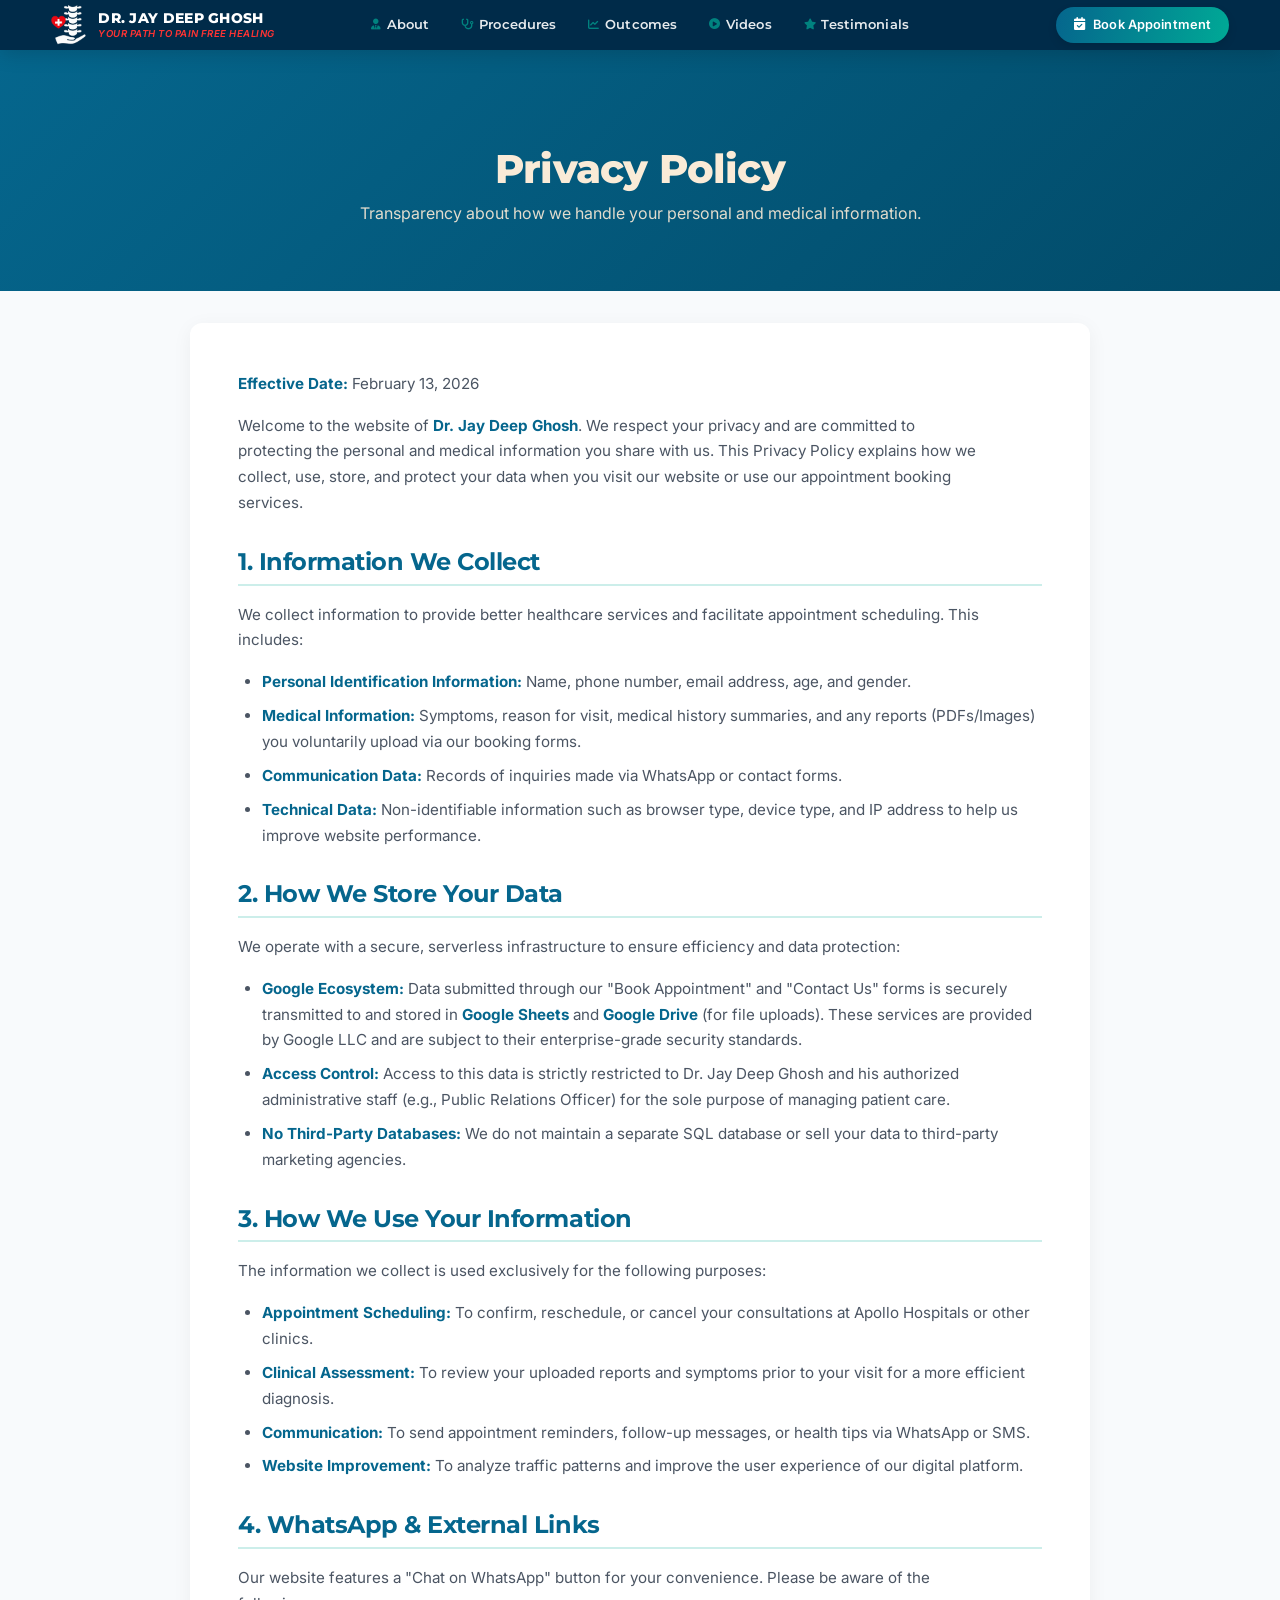
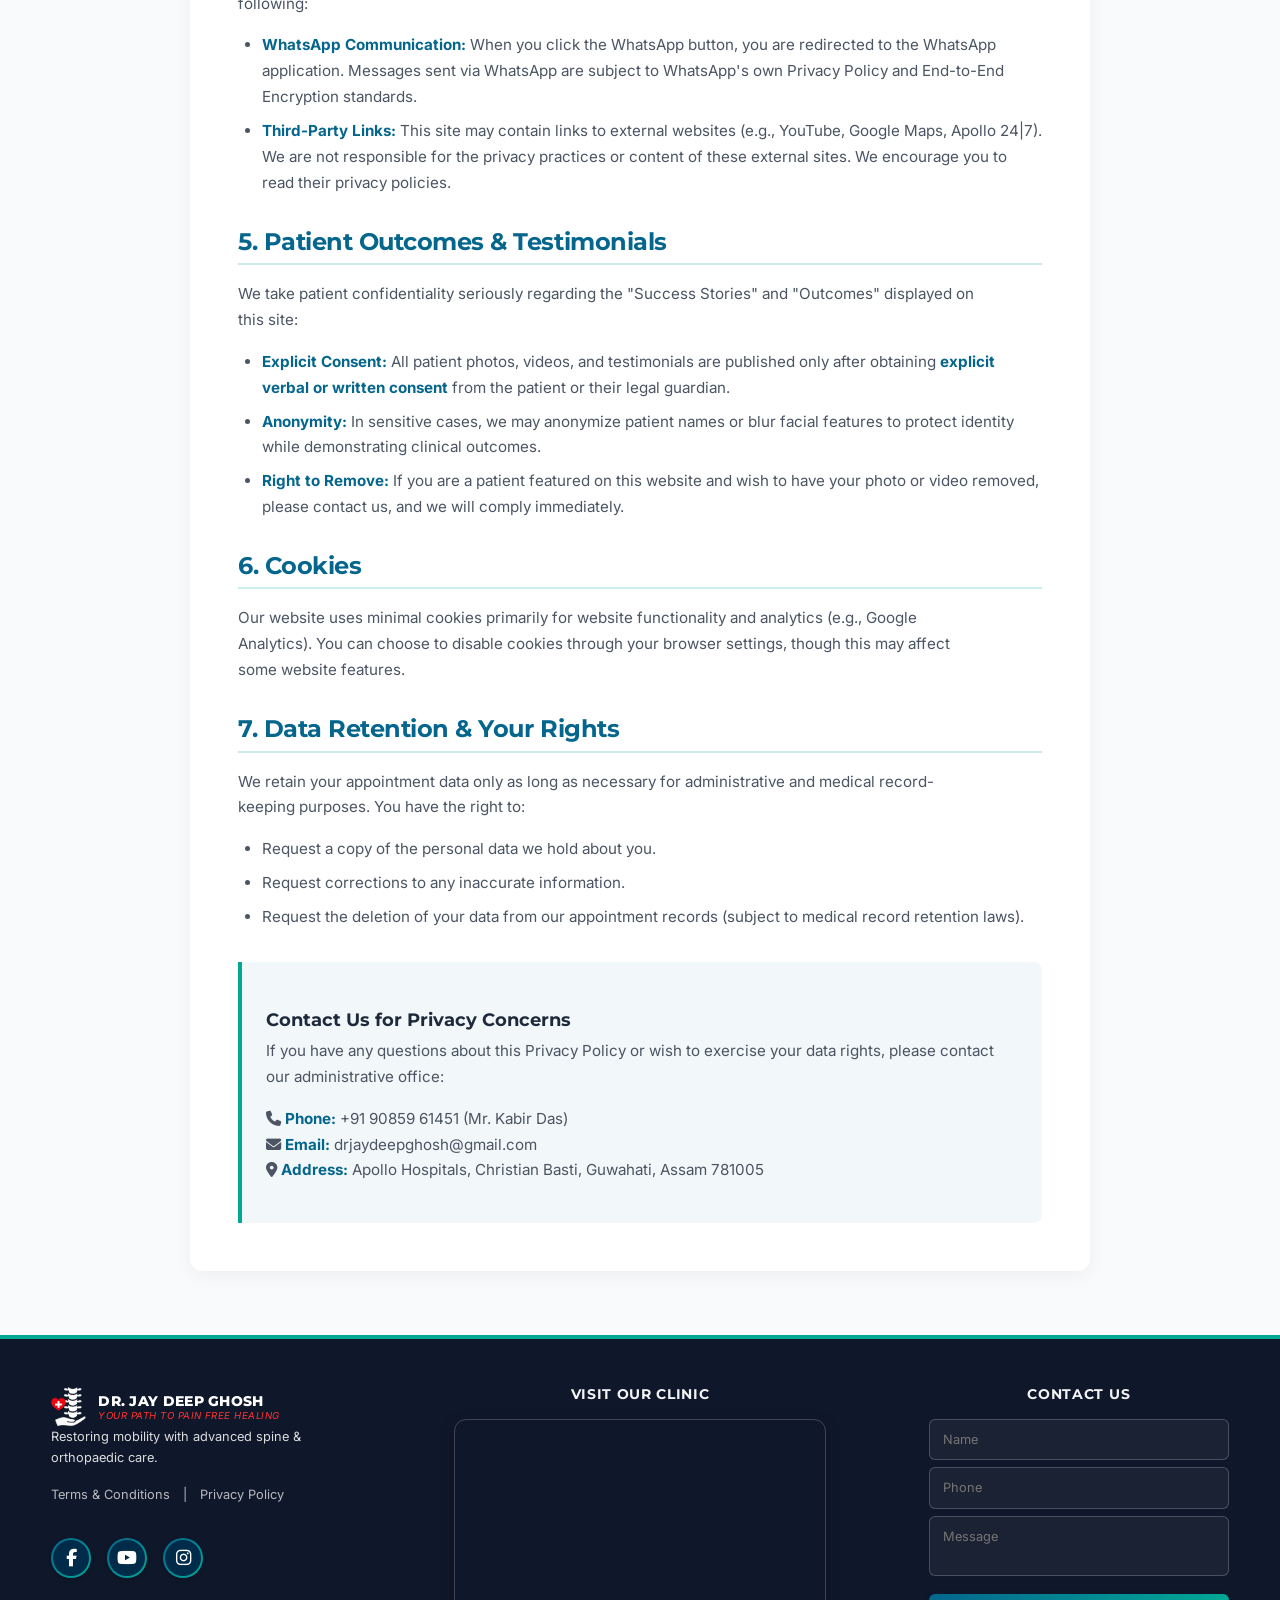
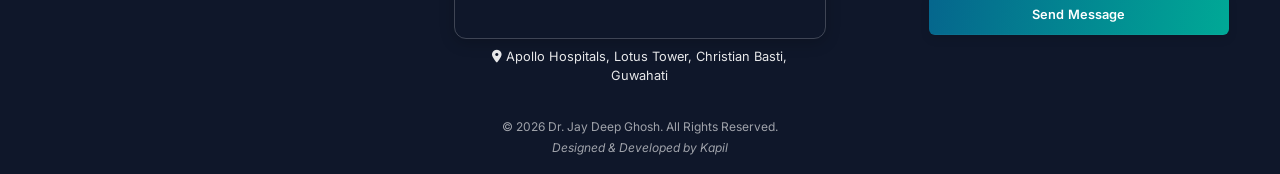
<file: frontend/privacy.html>
<!doctype html>
<html lang="en">
<head>
  <meta charset="utf-8" />
  <meta name="viewport" content="width=device-width,initial-scale=1" />
  <meta name="theme-color" content="#05668d" />
  
  <title>Privacy Policy | Dr. Jay Deep Ghosh</title>
  <meta name="description" content="Privacy Policy for Dr. Jay Deep Ghosh's website. Learn how we handle your medical data, phone numbers, and appointment details." />
  <meta name="robots" content="noindex, follow"> <link rel="shortcut icon" href="favicon.ico" type="image/x-icon">
  <link rel="icon" href="favicon.ico" type="image/x-icon">
  <link rel="icon" type="image/png" sizes="32x32" href="assets/favicon-32x32.png">
  <link rel="icon" type="image/png" sizes="16x16" href="assets/favicon-16x16.png">
  <link rel="apple-touch-icon" sizes="180x180" href="assets/apple-touch-icon.png">
  <link rel="icon" type="image/png" sizes="192x192" href="assets/android-chrome-192x192.png">
  <link rel="icon" type="image/png" sizes="512x512" href="assets/android-chrome-512x512.png">

  <link rel="preconnect" href="https://fonts.googleapis.com">
  <link rel="preconnect" href="https://fonts.gstatic.com" crossorigin>
  <link href="https://fonts.googleapis.com/css2?family=Inter:wght@400;500;600&family=Montserrat:wght@600;700;800;900&display=swap" rel="stylesheet" />
  <link rel="stylesheet" href="https://cdnjs.cloudflare.com/ajax/libs/font-awesome/6.5.0/css/all.min.css" />

  <link rel="stylesheet" href="css/base.css" />
  <link rel="stylesheet" href="css/components.css" />
  <link rel="stylesheet" href="css/layout.css" />

  <style>
    /* =========================================
       PAGE-SPECIFIC STYLES
       ========================================= */
    :root {
      --font-heading: 'Montserrat', sans-serif;
      --font-body: 'Inter', sans-serif;
      --color-primary-blue: #05668d;
      --color-primary-green: #00a896;
      --color-text: #374151;
      --bg-light: #f8fafc;
    }

    body {
      font-family: var(--font-body);
      color: var(--color-text);
      line-height: 1.7;
      font-size: 0.95rem;
      background-color: var(--bg-light);
    }

    /* --- HERO SECTION --- */
    .policy-hero {
      background: linear-gradient(135deg, #05668d 0%, #024b69 100%);
      padding: 6rem 0 4rem;
      text-align: center;
      color: #fff;
      margin-bottom: 2rem;
    }
    .policy-hero h1 {
      font-family: var(--font-heading);
      font-size: 2.5rem;
      font-weight: 800;
      margin-bottom: 0.5rem;
      color: antiquewhite;
    }
    .policy-hero p {
      font-size: 1rem;
      opacity: 0.9;
      max-width: 600px;
      margin: 0 auto;
      color:antiquewhite;
    }

    /* --- CONTENT CONTAINER --- */
    .policy-container {
      max-width: 900px;
      margin: 0 auto;
      background: #fff;
      padding: 3rem;
      border-radius: 12px;
      box-shadow: 0 4px 20px rgba(0,0,0,0.05);
      margin-bottom: 4rem;
    }

    /* --- TYPOGRAPHY --- */
    .policy-content h2 {
      color: var(--color-primary-blue);
      font-family: var(--font-heading);
      font-size: 1.5rem;
      font-weight: 700;
      margin-top: 2rem;
      margin-bottom: 1rem;
      border-bottom: 2px solid rgba(0, 168, 150, 0.2);
      padding-bottom: 0.5rem;
    }
    
    .policy-content h3 {
      color: #1e293b;
      font-size: 1.1rem;
      font-weight: 700;
      margin-top: 1.5rem;
      margin-bottom: 0.5rem;
    }

    .policy-content p {
      margin-bottom: 1rem;
      color: #4b5563;
    }

    .policy-content ul {
      margin-bottom: 1.5rem;
      padding-left: 1.5rem;
    }

    .policy-content li {
      margin-bottom: 0.5rem;
      color: #4b5563;
      list-style-type: disc;
    }
    
    .policy-content strong {
      color: var(--color-primary-blue);
    }

    /* --- CONTACT BOX --- */
    .contact-box {
      background: rgba(5, 102, 141, 0.05);
      border-left: 4px solid var(--color-primary-green);
      padding: 1.5rem;
      margin-top: 2rem;
      border-radius: 0 8px 8px 0;
    }

    /* --- RESPONSIVE --- */
    @media (max-width: 768px) {
      .policy-hero { padding: 5rem 0 3rem; }
      .policy-hero h1 { font-size: 2rem; }
      .policy-container { padding: 1.5rem; margin: 0 1rem 3rem; }
    }
  </style>
</head>

<body>

  <header class="site-header" data-header>
    <div class="header-grid">
      <a href="index.html" class="brand-area" aria-label="Dr. Ghosh Home">
        <img src="assets/icon-new1.png" alt="Dr. Jay Deep Ghosh Logo" class="brand-icon">
        <div class="brand-text-col">
          <span class="brand-name">Dr. Jay Deep Ghosh</span>
          <span class="brand-subtitle">Your path to pain free healing</span>
        </div>
      </a>

      <nav class="nav-center" data-nav-panel>
        <ul class="nav-list">
          <li><a href="about.html" class="nav-link"><i class="fa-solid fa-user-tie"></i> <span>About</span></a></li>
          <li><a href="procedures.html" class="nav-link"><i class="fa-solid fa-stethoscope"></i> <span>Procedures</span></a></li>
          <li><a href="outcomes.html" class="nav-link"><i class="fa-solid fa-chart-line"></i> <span>Outcomes</span></a></li>
          <li><a href="videos.html" class="nav-link"><i class="fa-solid fa-play-circle"></i> <span>Videos</span></a></li>
          <li><a href="testimonials.html" class="nav-link"><i class="fa-solid fa-star"></i> <span>Testimonials</span></a></li>
        </ul>
        <div class="mobile-actions">
          <a href="appointment.html" class="btn btn-header-primary"><i class="fa-solid fa-calendar-check"></i> Book Appointment</a>
        </div>
      </nav>

      <div class="header-actions-desktop">
        <a href="appointment.html" class="btn btn-header-primary"><i class="fa-solid fa-calendar-check"></i> Book Appointment</a>
      </div>

      <button class="nav-toggle" data-nav-toggle aria-label="Toggle navigation">
        <i class="fa-solid fa-bars" id="nav-icon"></i>
      </button>
    </div>
  </header>

  <main id="main">
    
    <section class="policy-hero">
      <div class="container">
        <h1>Privacy Policy</h1>
        <p>Transparency about how we handle your personal and medical information.</p>
      </div>
    </section>

    <div class="policy-container">
      <div class="policy-content">
        
        <p><strong>Effective Date:</strong> February 13, 2026</p>
        <p>Welcome to the website of <strong>Dr. Jay Deep Ghosh</strong>. We respect your privacy and are committed to protecting the personal and medical information you share with us. This Privacy Policy explains how we collect, use, store, and protect your data when you visit our website or use our appointment booking services.</p>

        <h2>1. Information We Collect</h2>
        <p>We collect information to provide better healthcare services and facilitate appointment scheduling. This includes:</p>
        <ul>
          <li><strong>Personal Identification Information:</strong> Name, phone number, email address, age, and gender.</li>
          <li><strong>Medical Information:</strong> Symptoms, reason for visit, medical history summaries, and any reports (PDFs/Images) you voluntarily upload via our booking forms.</li>
          <li><strong>Communication Data:</strong> Records of inquiries made via WhatsApp or contact forms.</li>
          <li><strong>Technical Data:</strong> Non-identifiable information such as browser type, device type, and IP address to help us improve website performance.</li>
        </ul>

        <h2>2. How We Store Your Data</h2>
        <p>We operate with a secure, serverless infrastructure to ensure efficiency and data protection:</p>
        <ul>
            <li><strong>Google Ecosystem:</strong> Data submitted through our "Book Appointment" and "Contact Us" forms is securely transmitted to and stored in <strong>Google Sheets</strong> and <strong>Google Drive</strong> (for file uploads). These services are provided by Google LLC and are subject to their enterprise-grade security standards.</li>
            <li><strong>Access Control:</strong> Access to this data is strictly restricted to Dr. Jay Deep Ghosh and his authorized administrative staff (e.g., Public Relations Officer) for the sole purpose of managing patient care.</li>
            <li><strong>No Third-Party Databases:</strong> We do not maintain a separate SQL database or sell your data to third-party marketing agencies.</li>
        </ul>

        <h2>3. How We Use Your Information</h2>
        <p>The information we collect is used exclusively for the following purposes:</p>
        <ul>
            <li><strong>Appointment Scheduling:</strong> To confirm, reschedule, or cancel your consultations at Apollo Hospitals or other clinics.</li>
            <li><strong>Clinical Assessment:</strong> To review your uploaded reports and symptoms prior to your visit for a more efficient diagnosis.</li>
            <li><strong>Communication:</strong> To send appointment reminders, follow-up messages, or health tips via WhatsApp or SMS.</li>
            <li><strong>Website Improvement:</strong> To analyze traffic patterns and improve the user experience of our digital platform.</li>
        </ul>

        <h2>4. WhatsApp & External Links</h2>
        <p>Our website features a "Chat on WhatsApp" button for your convenience. Please be aware of the following:</p>
        <ul>
            <li><strong>WhatsApp Communication:</strong> When you click the WhatsApp button, you are redirected to the WhatsApp application. Messages sent via WhatsApp are subject to WhatsApp's own Privacy Policy and End-to-End Encryption standards.</li>
            <li><strong>Third-Party Links:</strong> This site may contain links to external websites (e.g., YouTube, Google Maps, Apollo 24|7). We are not responsible for the privacy practices or content of these external sites. We encourage you to read their privacy policies.</li>
        </ul>

        <h2>5. Patient Outcomes & Testimonials</h2>
        <p>We take patient confidentiality seriously regarding the "Success Stories" and "Outcomes" displayed on this site:</p>
        <ul>
            <li><strong>Explicit Consent:</strong> All patient photos, videos, and testimonials are published only after obtaining <strong>explicit verbal or written consent</strong> from the patient or their legal guardian.</li>
            <li><strong>Anonymity:</strong> In sensitive cases, we may anonymize patient names or blur facial features to protect identity while demonstrating clinical outcomes.</li>
            <li><strong>Right to Remove:</strong> If you are a patient featured on this website and wish to have your photo or video removed, please contact us, and we will comply immediately.</li>
        </ul>

        <h2>6. Cookies</h2>
        <p>Our website uses minimal cookies primarily for website functionality and analytics (e.g., Google Analytics). You can choose to disable cookies through your browser settings, though this may affect some website features.</p>

        <h2>7. Data Retention & Your Rights</h2>
        <p>We retain your appointment data only as long as necessary for administrative and medical record-keeping purposes. You have the right to:</p>
        <ul>
            <li>Request a copy of the personal data we hold about you.</li>
            <li>Request corrections to any inaccurate information.</li>
            <li>Request the deletion of your data from our appointment records (subject to medical record retention laws).</li>
        </ul>

        <div class="contact-box">
            <h3>Contact Us for Privacy Concerns</h3>
            <p>If you have any questions about this Privacy Policy or wish to exercise your data rights, please contact our administrative office:</p>
            <p>
                <i class="fa-solid fa-phone"></i> <strong>Phone:</strong> +91 90859 61451 (Mr. Kabir Das)<br>
                <i class="fa-solid fa-envelope"></i> <strong>Email:</strong> drjaydeepghosh@gmail.com<br>
                <i class="fa-solid fa-location-dot"></i> <strong>Address:</strong> Apollo Hospitals, Christian Basti, Guwahati, Assam 781005
            </p>
        </div>

      </div>
    </div>

  </main>

  <footer class="site-footer" id="contact">
    <div class="footer-top">
      <div class="footer-grid">
        
        <div class="footer-col footer-brand-col">
          <a href="index.html" class="brand-area">
            <img src="assets/icon-new1.png" alt="Logo" class="brand-icon">
            <div class="brand-text-col">
              <span class="brand-name">Dr. Jay Deep Ghosh</span>
              <span class="brand-subtitle">Your path to pain free healing</span>
            </div>
          </a>
          <p class="footer-tagline">Restoring mobility with advanced spine & orthopaedic care.</p>
          <div class="footer-legal-links">
            <a href="terms.html">Terms & Conditions</a>
            <span class="legal-sep">|</span>
            <a href="privacy-policy.html">Privacy Policy</a>
          </div>
          <div class="footer-social-icons brand-social">
            <a href="https://www.facebook.com/jaydeepxp" target="_blank" aria-label="Facebook"><i class="fa-brands fa-facebook-f"></i></a>
            <a href="https://www.youtube.com/@jaydeepxp" target="_blank" aria-label="YouTube"><i class="fa-brands fa-youtube"></i></a>
            <a href="https://www.instagram.com/dr.jay_deep_ghosh_official?igsh=ZmsybzB1YXI4Zzl1" target="_blank" aria-label="Instagram"><i class="fa-brands fa-instagram"></i></a>
          </div>
        </div>

        <div class="footer-col footer-visit-col">
          <h3 class="footer-heading">Visit Our Clinic</h3>
          <div class="map-wrapper">
            <iframe 
              src="https://www.google.com/maps/embed?pb=!1m18!1m12!1m3!1d3580.346894569584!2d91.77869407604345!3d26.15404529094764!2m3!1f0!2f0!3f0!3m2!1i1024!2i768!4f13.1!3m3!1m2!1s0x375a59634c178b53%3A0x81381ecdd1e8f3cd!2sDr.%20Jay%20Deep%20Ghosh%20%7C%20Best%20orthopedic%20%26%20spine%20surgeon%20doctor%20in%20guwahati-assam-northeast!5e0!3m2!1sen!2sin!4v1706346789012!5m2!1sen!2sin" 
              width="100%" 
              height="100%" 
              style="border:0;" 
              loading="lazy"
              allowfullscreen="" 
              referrerpolicy="no-referrer-when-downgrade"
              title="Dr. Jay Deep Ghosh Apollo Hospitals Guwahati Map">
            </iframe>
          </div>
          <p class="footer-address">
            <i class="fa-solid fa-location-dot"></i> 
            Apollo Hospitals, Lotus Tower, Christian Basti, Guwahati
          </p>
        </div>

        <div class="footer-col footer-form-col">
          <div class="footer-form-wrapper">
            <h3 class="footer-heading">Contact Us</h3>
            <form class="footer-contact-form" id="footerContactForm">
                <input type="hidden" name="formType" value="contact">
                <input type="text" name="honeypot" style="display:none !important" tabindex="-1" autocomplete="off">
                <div class="form-group">
                  <input type="text" name="name" placeholder="Name" required>
                </div>
                <div class="form-group">
                  <input type="tel" name="phone" placeholder="Phone" required>
                </div>
                <div class="form-group">
                  <textarea name="message" placeholder="Message" rows="3" required></textarea>
                </div>
                <button type="submit" id="c_submit_btn" class="btn btn-header-primary footer-submit-btn">
                  Send Message
                </button>
            </form>
          </div>
        </div>

      </div>
    </div>
    <div class="footer-bottom">
        <div class="footer-bottom-inner">
            <p class="footer-note">
                <span>© <span id="year">2026</span> Dr. Jay Deep Ghosh. All Rights Reserved.</span>
                <br><i>Designed & Developed by Kapil</i>
            </p>
        </div>
    </div>
  </footer>

  <script src="js/main.js" defer></script>
  <script>
    // Simple year update
    const yearSpan = document.getElementById('year');
    if(yearSpan) yearSpan.textContent = new Date().getFullYear();
  </script>
</body>
</html>
</file>
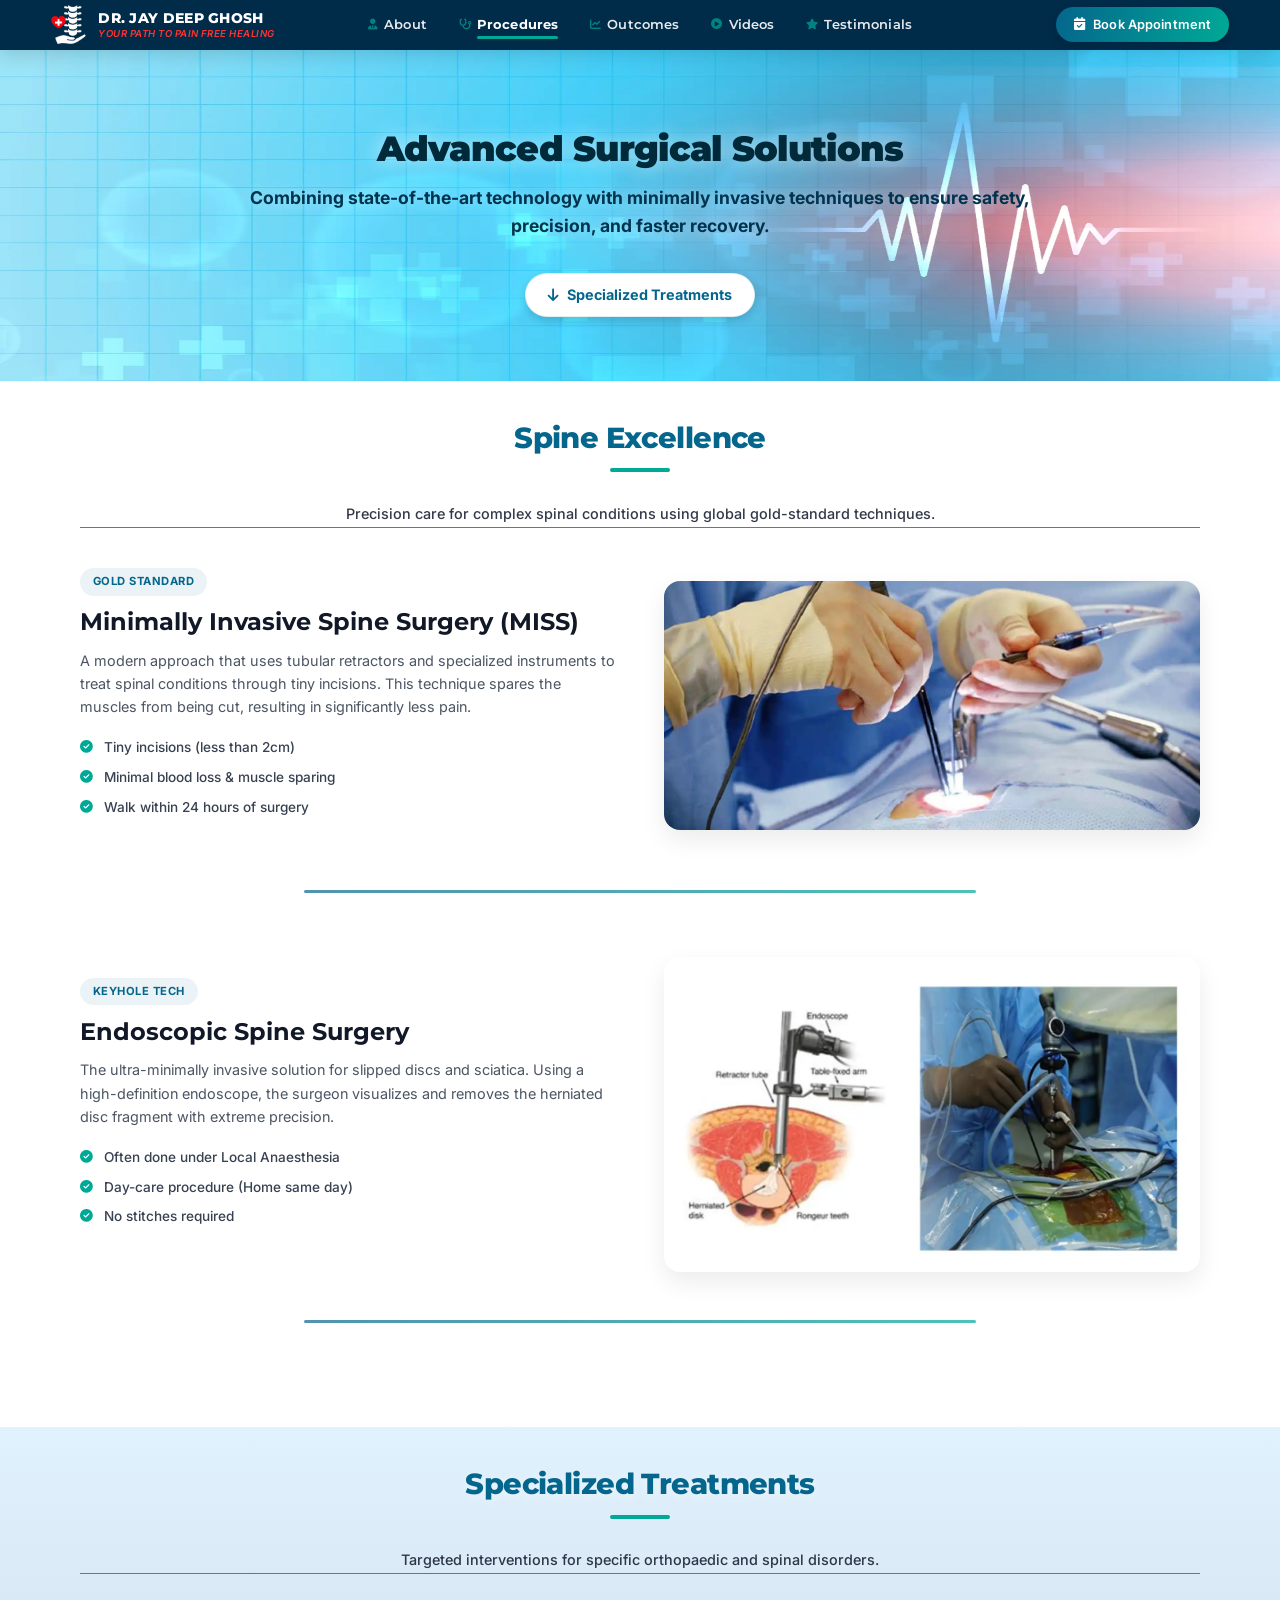
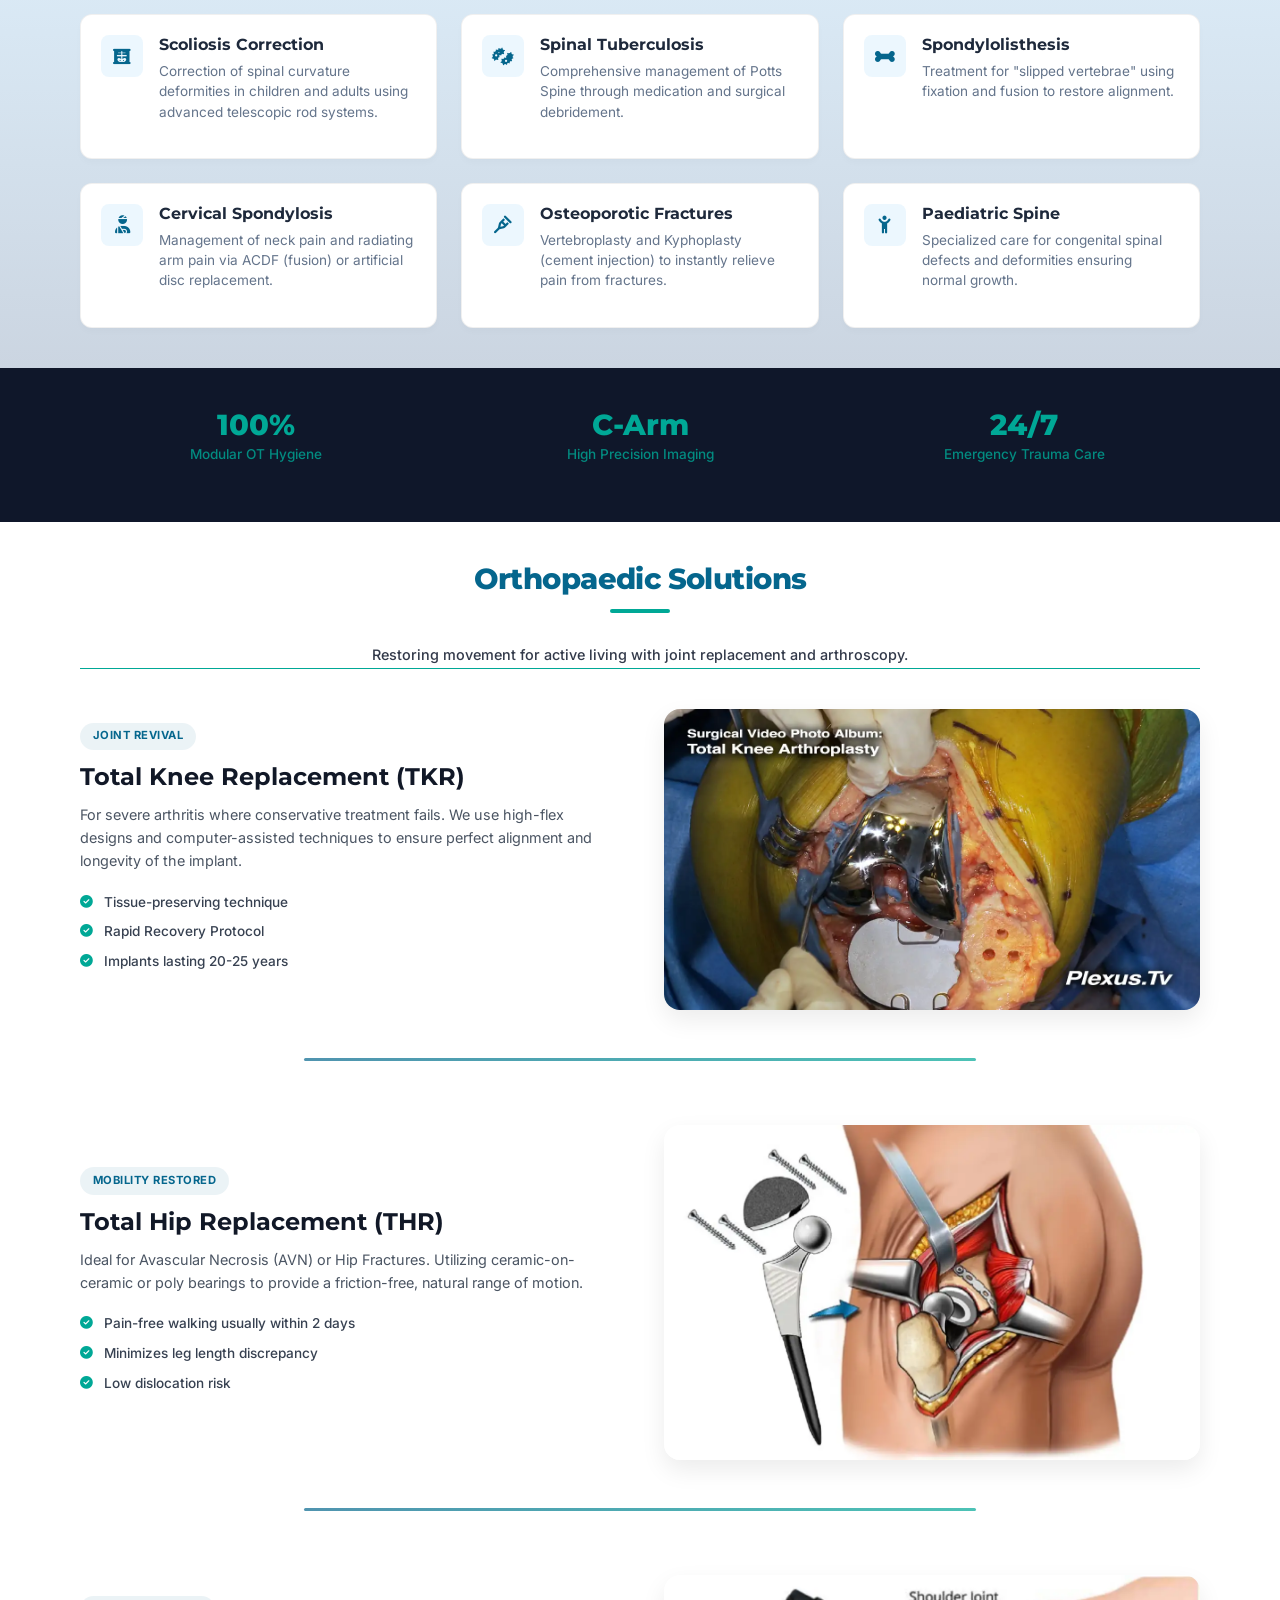
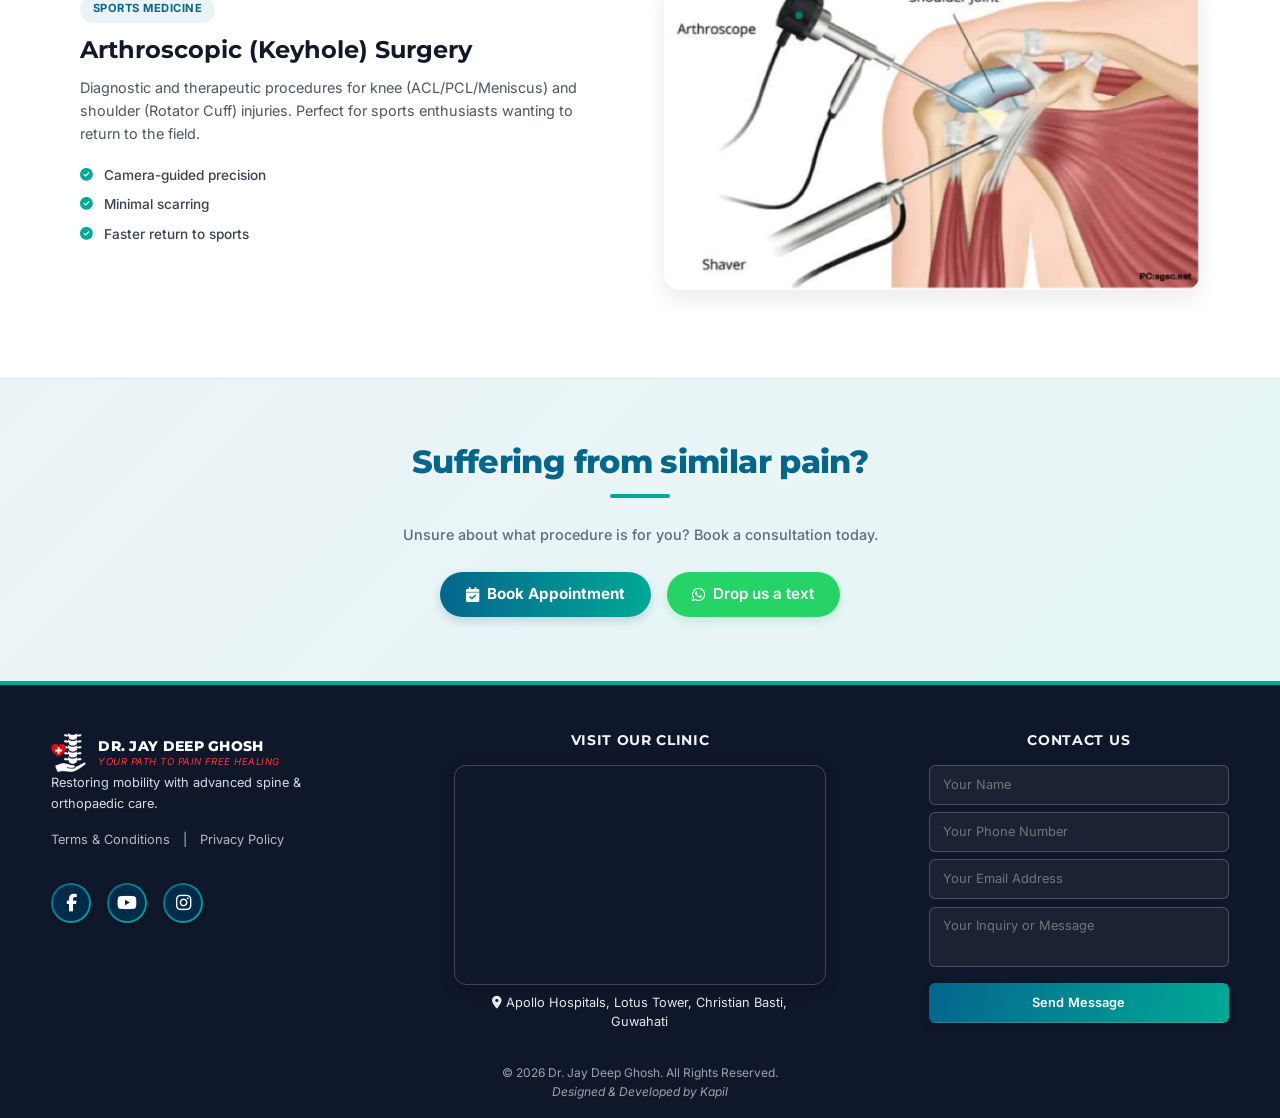
<file: frontend/procedures.html>
<!doctype html>
<html lang="en">
<head>
  <meta charset="utf-8" />
  <meta name="viewport" content="width=device-width,initial-scale=1" />
  <meta name="theme-color" content="#05668d" />
  
  <title>Spine & Orthopaedic Procedures | Dr. Jay Deep Ghosh</title>
  
  <meta name="title" content="Advanced Spine & Orthopaedic Procedures | MISS, Endoscopic & Joint Replacement">
  <meta name="description" content="Specialized surgical treatments by Dr. Jay Deep Ghosh in Guwahati. Expert in Minimally Invasive Spine Surgery (MISS), Endoscopic Discectomy, Scoliosis Correction, and Total Knee/Hip Replacement.">
  <meta name="keywords" content="Minimally Invasive Spine Surgery Guwahati, Endoscopic Spine Surgery Assam, Scoliosis Correction Northeast India, Total Knee Replacement Guwahati, Slipped Disc Surgery, Keyhole Spine Surgery">
  <meta name="author" content="Dr. Jay Deep Ghosh">
  <meta name="robots" content="index, follow">

  <meta property="og:type" content="website">
  <meta property="og:url" content="https://kape-21.github.io/dr-JDGhosh/procedures.html">
  <meta property="og:title" content="Advanced Spine Surgeries & Joint Replacement | Dr. Jay Deep Ghosh">
  <meta property="og:description" content="Explore advanced treatments: Keyhole Spine Surgery, Scoliosis Correction, and Rapid Recovery Joint Replacement available at Apollo Hospitals, Guwahati.">
  <meta property="og:image" content="https://kape-21.github.io/dr-JDGhosh/assets/surgery18.webp">

  <meta property="twitter:card" content="summary_large_image">
  <meta property="twitter:url" content="https://kape-21.github.io/dr-JDGhosh/procedures.html">
  <meta property="twitter:title" content="Advanced Orthopaedic Procedures | Dr. Jay Deep Ghosh">
  <meta property="twitter:description" content="Expert care for complex spine and joint conditions. Learn about our minimally invasive techniques.">
  <meta property="twitter:image" content="https://kape-21.github.io/dr-JDGhosh/assets/surgery18.webp">

  <link rel="canonical" href="https://kape-21.github.io/dr-JDGhosh/procedures.html" />

  <script type="application/ld+json">
  {
    "@context": "https://schema.org",
    "@type": "MedicalProcedure",
    "name": "Minimally Invasive Spine Surgery (MISS)",
    "description": "Advanced spinal surgery using tubular retractors and microscopic visualization for reduced tissue damage and faster recovery.",
    "procedureType": "SurgicalProcedure",
    "bodyLocation": "Spine",
    "performedBy": {
      "@type": "Physician",
      "name": "Dr. Jay Deep Ghosh",
      "url": "https://kape-21.github.io/dr-JDGhosh/"
    },
    "location": {
      "@type": "Hospital",
      "name": "Apollo Hospitals, Guwahati",
      "address": {
        "@type": "PostalAddress",
        "addressLocality": "Guwahati",
        "addressRegion": "Assam"
      }
    }
  }
  </script>
  
  <script type="application/ld+json">
  {
    "@context": "https://schema.org",
    "@type": "ItemList",
    "name": "Orthopaedic Procedures Offered",
    "itemListElement": [
      {
        "@type": "MedicalProcedure",
        "name": "Endoscopic Spine Surgery",
        "description": "Ultra-minimally invasive keyhole surgery for slipped disc."
      },
      {
        "@type": "MedicalProcedure",
        "name": "Scoliosis Correction Surgery",
        "description": "Deformity correction for spinal curvature in children and adults."
      },
      {
        "@type": "MedicalProcedure",
        "name": "Total Knee Replacement (TKR)",
        "description": "Joint replacement using high-flex implants and computer assistance."
      },
      {
        "@type": "MedicalProcedure",
        "name": "Total Hip Replacement (THR)",
        "description": "Hip replacement for AVN and fractures using ceramic/poly bearings."
      }
    ]
  }
  </script>

  <link rel="shortcut icon" href="favicon.ico" type="image/x-icon">
  <link rel="icon" href="favicon.ico" type="image/x-icon">
  <link rel="icon" type="image/png" sizes="32x32" href="assets/favicon-32x32.png">
  <link rel="icon" type="image/png" sizes="16x16" href="assets/favicon-16x16.png">
  <link rel="apple-touch-icon" sizes="180x180" href="assets/apple-touch-icon.png">
  <link rel="icon" type="image/png" sizes="192x192" href="assets/android-chrome-192x192.png">
  <link rel="icon" type="image/png" sizes="512x512" href="assets/android-chrome-512x512.png">

  <link rel="preconnect" href="https://fonts.googleapis.com">
  <link rel="preconnect" href="https://fonts.gstatic.com" crossorigin>
  <link href="https://fonts.googleapis.com/css2?family=Inter:wght@400;500;600&family=Montserrat:wght@600;700;800;900&display=swap" rel="stylesheet" />
  <link rel="stylesheet" href="https://cdnjs.cloudflare.com/ajax/libs/font-awesome/6.5.0/css/all.min.css" />

  <link rel="stylesheet" href="css/base.css" />
  <link rel="stylesheet" href="css/components.css" />
  <link rel="stylesheet" href="css/layout.css" />

  <style>
    /* =========================================
       PAGE-SPECIFIC STYLES & OVERRIDES
       ========================================= */
    
    :root {
      --font-heading: 'Montserrat', sans-serif;
      --font-body: 'Inter', sans-serif;
      --color-primary-blue: #05668d;
      --color-primary-green: #00a896;
      --color-text: #374151;
      --gradient-section-bg: linear-gradient(to bottom, #e0f2fe 0%, #cbd5e1 100%); 
      --gradient-accent: linear-gradient(to right, #05668d, #00a896);
    }

    body {
      font-family: var(--font-body);
      color: var(--color-text);
      line-height: 1.6;
      font-size: 0.9rem;
    }

    /* --- NAV BAR UPDATE: TEXT ONLY UNDERLINE --- */
    .nav-link {
        position: relative;
        text-decoration: none;
        padding: 0.5rem 0;
        margin: 0 0.5rem;
        transition: opacity 0.3s ease;
        display: inline-flex;
        align-items: center;
        gap: 6px; 
    }
    
    .nav-link span {
        position: relative;
    }

    .nav-link.active {
        font-weight: 700;
        opacity: 1;
        color: inherit !important;
    }

    .nav-link.active span::after {
        content: "";
        display: block;
        width: 100%;
        height: 3px;
        background: var(--color-primary-green);
        position: absolute;
        bottom: -4px; 
        left: 0;
        border-radius: 2px;
    }

    /* --- GLOBAL SECTION STYLES --- */
    .section { padding: 2.5rem 0; }
    
    .section-head { margin-bottom: 2.5rem; text-align: center; }
    .section-title {
      font-family: var(--font-heading);
      font-size: 1.8rem;
      font-weight: 800;
      color: var(--color-primary-blue);
      margin-bottom: 0.8rem; 
      line-height: 1.2;
      position: relative;
      display: inline-block;
    }
    
    .section-title::after {
      content: "";
      display: block;
      width: 60px;
      height: 4px;
      background: var(--color-primary-green);
      margin: 0.8rem auto 0; 
      border-radius: 2px;
    }

    .section-lead {
      font-size: 0.9rem;
      max-width: 700px;
      margin: 1rem auto 0;
      opacity: 0.85;
    }

    /* --- HERO SECTION --- */
    .proc-hero {
      background: url('assets/proc-hero-bg.webp') no-repeat center center; 
      background-size: 100% 100%; 
      position: relative;
      padding: 5rem 0 4rem;
      text-align: center;
    }

    .proc-hero .container { position: relative; z-index: 1; }

    .hero-text {
      max-width: 800px;
      margin: 0 auto;
    }

    .hero-text h1 {
      font-family: var(--font-heading);
      font-size: 2.2rem;
      font-weight: 900; 
      line-height: 1.1;
      margin-bottom: 1rem;
      color: #002a3a; 
      text-shadow: 0px 0px 20px rgba(255, 255, 255, 0.6);
    }
    .hero-text p {
      font-size: 1.1rem;
      margin-bottom: 2rem;
      color: #00334e; 
      font-weight: 700; 
      text-shadow: 0px 0px 15px rgba(255, 255, 255, 0.5);
    }

    .btn-hero {
      display: inline-flex;
      align-items: center;
      gap: 0.5rem;
      background: #fff;
      color: var(--color-primary-blue);
      padding: 0.6rem 1.4rem;
      border-radius: 50px;
      font-weight: 700;
      font-size: 0.9rem;
      transition: all 0.3s ease;
      text-decoration: none;
      box-shadow: 0 4px 10px rgba(0,0,0,0.15);
      border: 1px solid rgba(5,102,141,0.1);
    }
    .btn-hero:hover {
      background: #0f172a; 
      color: #fff;
      transform: translateY(-2px);
      box-shadow: 0 6px 15px rgba(0,0,0,0.3);
      border-color: #0f172a;
    }

    /* --- PROCEDURE BUTTONS --- */
    .btn-proc {
      display: inline-flex;
      align-items: center;
      gap: 0.5rem;
      background: var(--gradient-accent);
      color: #fff;
      padding: 0.55rem 1.2rem;
      border-radius: 50px;
      font-weight: 600;
      font-size: 0.85rem;
      transition: all 0.3s ease;
      text-decoration: none;
      box-shadow: 0 4px 10px rgba(5, 102, 141, 0.2);
    }
    .btn-proc:hover {
      transform: translateY(-2px);
      box-shadow: 0 6px 15px rgba(5, 102, 141, 0.35);
      filter: brightness(1.1);
    }

    /* --- SPOTLIGHT ROWS --- */
    .spotlight-row {
      display: grid;
      grid-template-columns: 1fr 1fr;
      gap: 3rem;
      align-items: center;
      margin-bottom: 3rem; 
    }
    
    .spotlight-row:nth-child(even) .spotlight-img-col { order: 2; }
    .spotlight-row:nth-child(even) .spotlight-text-col { order: 1; }

    .spotlight-img-col img {
      width: 100%;
      border-radius: 16px;
      box-shadow: 0 10px 25px rgba(0,0,0,0.08);
    }

    .spotlight-tag {
      display: inline-block;
      background: rgba(5, 102, 141, 0.08);
      color: var(--color-primary-blue);
      font-weight: 700;
      font-size: 0.7rem;
      padding: 0.3rem 0.8rem;
      border-radius: 50px;
      margin-bottom: 0.8rem;
      text-transform: uppercase;
      letter-spacing: 0.5px;
    }
    
    .spotlight-heading {
      font-family: var(--font-heading);
      font-size: 1.5rem;
      font-weight: 700;
      color: #111827;
      margin-bottom: 0.8rem;
    }
    .spotlight-desc {
      font-size: 0.9rem;
      color: #4b5563;
      margin-bottom: 1.2rem;
    }

    .feature-list {
      list-style: none;
      padding: 0;
      margin-bottom: 1.5rem;
    }
    .feature-list li {
      position: relative;
      padding-left: 1.5rem;
      margin-bottom: 0.5rem;
      font-size: 0.85rem;
      color: #374151;
      font-weight: 500;
    }
    .feature-list li i {
      position: absolute;
      left: 0;
      top: 4px;
      color: var(--color-primary-green);
      font-size: 0.8rem;
    }

    /* SEPARATOR LINE (UPDATED) */
    .proc-separator {
      height: 3px; 
      width: 60%; 
      background: var(--gradient-accent); 
      margin: 0 auto 4rem; 
      border-radius: 50px;
      opacity: 0.7; 
    }

    /* --- SPECIALIZED TREATMENTS --- */
    .section-specialized {
        background: var(--gradient-section-bg); 
    }

    .grid-3 {
      display: grid;
      grid-template-columns: repeat(3, 1fr);
      gap: 1.5rem;
      align-items: stretch;
    }

    .cond-card {
      background: #fff;
      padding: 1.25rem;
      border-radius: 12px;
      border: 1px solid rgba(0,0,0,0.06);
      box-shadow: 0 4px 6px rgba(0,0,0,0.02);
      transition: all 0.3s ease;
      display: flex;
      flex-direction: row;
      align-items: flex-start;
      gap: 1rem;
      height: 100%; 
    }
    .cond-card:hover {
      transform: translateY(-5px);
      border-color: var(--color-primary-blue);
      box-shadow: 0 15px 35px rgba(5, 102, 141, 0.12);
    }

    .cond-icon {
      width: 42px; 
      height: 42px;
      background: rgba(224, 242, 254, 0.6);
      color: var(--color-primary-blue);
      border-radius: 8px;
      display: flex; 
      justify-content: center; 
      align-items: center;
      font-size: 1.1rem;
      flex-shrink: 0; 
    }
    
    .cond-content {
      flex: 1;
    }

    .cond-title {
      font-size: 1rem;
      font-weight: 700;
      margin-bottom: 0.3rem;
      color: #1e293b;
      font-family: var(--font-heading);
      line-height: 1.3;
    }
    .cond-text {
      font-size: 0.85rem;
      color: #64748b;
      line-height: 1.5;
    }

    /* --- TECH BAR --- */
    .tech-bar {
      background: #0f172a;
      padding: 2.5rem 0;
      color: #fff;
    }
    .tech-grid {
      display: grid;
      grid-template-columns: repeat(3, 1fr);
      gap: 2rem;
      text-align: center;
    }
    .tech-item h3 {
      font-size: 1.8rem;
      color: var(--color-primary-green);
      margin-bottom: 0.2rem;
      font-weight: 800;
      font-family: var(--font-heading);
    }
    .tech-item p {
      font-size: 0.85rem;
      opacity: 0.8;
      font-weight: 500;
      color: var(--color-primary-green);
    }

    /* --- FINAL CTA (STANDARDIZED) --- */
    .final-cta {
      padding: 4rem 0 !important;
      background: linear-gradient(135deg, rgba(5, 102, 141, .08), rgba(0, 168, 150, .10));
      border-top: 1px solid rgba(0, 168, 150, 0.1);
      text-align: center;
    }
    
    .final-cta .section-title {
        font-size: 2rem;
        margin-bottom: 0.5rem; 
        color: var(--color-primary-blue);
    }
    .final-cta .section-lead {
        margin-bottom: 1.5rem; 
        max-width: 600px;
        margin-left: auto;
        margin-right: auto;
        color: var(--color-muted);
    }
    
    .cta-actions {
      display: flex;
      justify-content: center;
      gap: 1rem;
      flex-wrap: wrap;
    }

    /* Primary and Whatsapp Button Styles for CTA */
    .btn-proc {
      display: inline-flex; align-items: center; gap: 0.5rem;
      background: var(--gradient-accent);
      color: #fff;
      padding: 0.65rem 1.6rem;
      border-radius: 50px;
      font-weight: 700;
      font-size: 0.95rem;
      transition: all 0.3s ease;
      text-decoration: none;
      box-shadow: 0 4px 10px rgba(5, 102, 141, 0.2);
    }
    .btn-proc:hover {
      transform: translateY(-2px);
      box-shadow: 0 6px 15px rgba(5, 102, 141, 0.35);
    }

    .btn-whatsapp {
      display: inline-flex; align-items: center; gap: 0.5rem;
      background: #25D366; 
      color: #fff;
      padding: 0.65rem 1.6rem;
      border-radius: 50px;
      font-weight: 600;
      font-size: 0.95rem;
      transition: all 0.3s ease;
      text-decoration: none;
      box-shadow: 0 4px 10px rgba(37, 211, 102, 0.2);
    }
    .btn-whatsapp:hover {
      background: #20bd5a;
      transform: translateY(-2px);
      box-shadow: 0 6px 15px rgba(37, 211, 102, 0.35);
    }

    /* --- TABLET RULES --- */
    @media (max-width: 900px) {
      .hero-text h1 { font-size: 1.8rem; }
      
      .spotlight-row, .spotlight-row:nth-child(even) {
        grid-template-columns: 1fr;
        gap: 2rem;
        margin-bottom: 2rem;
      }
      .spotlight-row:nth-child(even) .spotlight-img-col { order: 0; }
      .spotlight-row:nth-child(even) .spotlight-text-col { order: 1; }

      .grid-3 { grid-template-columns: 1fr; }
      .tech-grid { grid-template-columns: 1fr; }
      
      .cond-card, .tech-item { max-width: 100%; margin: 0 auto; height: auto; }

      .section-title { font-size: 1.5rem; }
      .nav-link { margin: 0; } 
      .nav-link.active::after { bottom: 0; } 
    }

    /* --- MOBILE SPECIFIC FIXES (Max-Width 600px) --- */
    @media (max-width: 600px) {
        /* 1. Hero Spacing */
        .proc-hero {
            padding: 2rem 0 2rem; 
            background-size: cover; 
        }
        .hero-text h1 { font-size: 1.5rem; }
        .hero-text p { font-size: 0.9rem; margin-bottom: 1.5rem; }

        /* 2. Procedures Stack (Heading -> Tag -> Text -> Image) */
        .spotlight-row, 
        .spotlight-row:nth-child(even) {
            display: flex;
            flex-direction: column;
            gap: 1.2rem;
            align-items: center; 
            margin-bottom: 1.5rem; /* REDUCED WHITESPACE */
        }
        
        /* ORDER FIX: Text first (Order 1), Image last (Order 2) */
        /* Using !important to override any tablet specificities */
        .spotlight-row .spotlight-text-col,
        .spotlight-row:nth-child(even) .spotlight-text-col { 
            order: 1 !important; 
            text-align: center; 
            width: 100%; 
            display: flex; 
            flex-direction: column; 
            align-items: center; 
        }
        
        .spotlight-row .spotlight-img-col,
        .spotlight-row:nth-child(even) .spotlight-img-col { 
            order: 2 !important; 
            width: 100%; 
        }

        .spotlight-img-col img {
            width: 100%;
            height: auto;
            border-radius: 12px;
            display: block; 
        }

        /* Rearrange text column internals: Heading -> Tag -> Desc -> List */
        .spotlight-heading { order: 1; font-size: 1.1rem; margin-bottom: 0.3rem; line-height: 1.3; }
        .spotlight-tag { order: 2; font-size: 0.65rem; padding: 0.2rem 0.6rem; margin-bottom: 0.8rem; }
        .spotlight-desc { order: 3; font-size: 0.8rem; line-height: 1.5; margin-bottom: 0.8rem; }
        .feature-list { order: 4; margin-bottom: 0; padding-left: 0; display: inline-block; text-align: left; }
        
        .feature-list li { font-size: 0.75rem; padding-left: 1.2rem; margin-bottom: 0.3rem; }
        .feature-list li i { font-size: 0.75rem; top: 3px; }

        /* REDUCED SEPARATOR MARGIN */
        .proc-separator {
            margin: 1.5rem auto; /* Tighter spacing around line */
        }

        /* 3. Specialized Treatments (2 Column Grid) */
        .grid-3 {
            display: grid;
            grid-template-columns: repeat(2, 1fr); 
            gap: 0.8rem;
        }
        .cond-card {
            flex-direction: column; 
            padding: 0.8rem;
            gap: 0.5rem;
            text-align: left;
        }
        .cond-icon { width: 32px; height: 32px; font-size: 0.9rem; margin-bottom: 0; }
        .cond-title { font-size: 0.8rem; margin-bottom: 0.2rem; }
        .cond-text { font-size: 0.65rem; line-height: 1.3; }

        /* 4. Tech Bar (Horizontal Strip) - INCREASED HEIGHT */
        .tech-bar { 
            padding: 2rem 0; /* INCREASED HEIGHT */
        }
        .tech-grid {
            display: grid;
            grid-template-columns: repeat(3, 1fr); 
            gap: 0.5rem;
        }
        .tech-item h3 { font-size: 1.1rem; margin-bottom: 0; }
        .tech-item p { font-size: 0.6rem; line-height: 1.2; }

        /* 5. Button Sizing */
        .btn-hero {
            padding: 0.35rem 0.7rem;
            font-size: 0.65rem;
            white-space: nowrap; 
        }

        /* --- FINAL CTA MOBILE FIXES --- */
        .final-cta {
            padding: 1.5rem 0 !important; 
        }
        
        .final-cta .section-title {
            font-size: 1.3rem; 
            margin-bottom: 0.5rem;
        }
        
        .final-cta .section-lead {
            font-size: 0.85rem;
            margin-bottom: 1rem;
        }

        .cta-actions { 
            flex-direction: column; 
            width: 100%; 
            align-items: center; 
            gap: 0.75rem; 
        }

        .cta-actions .btn-proc, 
        .cta-actions .btn-whatsapp { 
            width: auto; 
            min-width: 200px;
            justify-content: center; 
            padding: 0.5rem 1rem; 
            font-size: 0.8rem; 
        }
    }
  </style>
</head>

<body>
  
  <header class="site-header" data-header>
    <div class="header-grid">
      <a href="index.html" class="brand-area" aria-label="Dr. Ghosh Home">
        <img src="assets/icon-new1.png" alt="Dr. Jay Deep Ghosh Logo" class="brand-icon">
        <div class="brand-text-col">
          <span class="brand-name">Dr. Jay Deep Ghosh</span>
          <span class="brand-subtitle">Your path to pain free healing</span>
        </div>
      </a>
      <nav class="nav-center" data-nav-panel>
        <ul class="nav-list">
          <li><a href="about.html" class="nav-link"><i class="fa-solid fa-user-tie"></i> <span>About</span></a></li>
          <li><a href="procedures.html" class="nav-link active" aria-current="page"><i class="fa-solid fa-stethoscope"></i> <span>Procedures</span></a></li>
          <li><a href="outcomes.html" class="nav-link"><i class="fa-solid fa-chart-line"></i> <span>Outcomes</span></a></li>
          <li><a href="videos.html" class="nav-link"><i class="fa-solid fa-play-circle"></i> <span>Videos</span></a></li>
          <li><a href="testimonials.html" class="nav-link"><i class="fa-solid fa-star"></i> <span>Testimonials</span></a></li>
        </ul>
        <div class="mobile-actions">
          <a href="appointment.html" class="btn btn-header-primary"><i class="fa-solid fa-calendar-check"></i> Book Appointment</a>
        </div>
      </nav>
      <div class="header-actions-desktop">
        <a href="appointment.html" class="btn btn-header-primary"><i class="fa-solid fa-calendar-check"></i> Book Appointment</a>
      </div>
      <button class="nav-toggle" data-nav-toggle aria-label="Toggle navigation">
        <i class="fa-solid fa-bars" id="nav-icon"></i>
      </button>
    </div>
  </header>

  <main id="main">
    
    <section class="proc-hero">
      <div class="container">
        <div class="hero-text">
          <h1>Advanced Surgical Solutions</h1>
          <p>Combining state-of-the-art technology with minimally invasive techniques to ensure safety, precision, and faster recovery.</p>
          <div class="hero-actions">
             <a href="#procedure-list" class="btn-hero">
               <i class="fa-solid fa-arrow-down"></i> Specialized Treatments
             </a>
          </div>
        </div>
      </div>
    </section>

    <section class="section" id="spine">
      <div class="container">
        <div class="section-head">
            <h2 class="section-title">Spine Excellence</h2>
            <p class="section-lead">Precision care for complex spinal conditions using global gold-standard techniques.</p>
        </div>

        <div class="spotlight-row">
            <div class="spotlight-img-col">
                <img src="assets/MISS image.webp" alt="Minimally Invasive Spine Surgery in Guwahati - Dr. Jay Deep Ghosh" loading="lazy">
            </div>
            <div class="spotlight-text-col">
                <span class="spotlight-tag">Gold Standard</span>
                <h3 class="spotlight-heading">Minimally Invasive Spine Surgery (MISS)</h3>
                <p class="spotlight-desc">
                    A modern approach that uses tubular retractors and specialized instruments to treat spinal conditions through tiny incisions. This technique spares the muscles from being cut, resulting in significantly less pain.
                </p>
                <ul class="feature-list">
                    <li><i class="fa-solid fa-check-circle"></i> Tiny incisions (less than 2cm)</li>
                    <li><i class="fa-solid fa-check-circle"></i> Minimal blood loss & muscle sparing</li>
                    <li><i class="fa-solid fa-check-circle"></i> Walk within 24 hours of surgery</li>
                </ul>
                </div>
        </div>
        <div class="proc-separator"></div>

        <div class="spotlight-row">
            <div class="spotlight-img-col">
                <img src="assets/Endoscopic.webp" alt="Endoscopic Spine Surgery for Slipped Disc in Assam" loading="lazy">
            </div>
            <div class="spotlight-text-col">
                <span class="spotlight-tag">Keyhole Tech</span>
                <h3 class="spotlight-heading">Endoscopic Spine Surgery</h3>
                <p class="spotlight-desc">
                    The ultra-minimally invasive solution for slipped discs and sciatica. Using a high-definition endoscope, the surgeon visualizes and removes the herniated disc fragment with extreme precision.
                </p>
                <ul class="feature-list">
                    <li><i class="fa-solid fa-check-circle"></i> Often done under Local Anaesthesia</li>
                    <li><i class="fa-solid fa-check-circle"></i> Day-care procedure (Home same day)</li>
                    <li><i class="fa-solid fa-check-circle"></i> No stitches required</li>
                </ul>
                </div>
        </div>
        <div class="proc-separator"></div>

      </div>
    </section>

    <section class="section section-specialized" id="procedure-list">
        <div class="container">
            <div class="section-head">
                <h2 class="section-title">Specialized Treatments</h2>
                <p class="section-lead">Targeted interventions for specific orthopaedic and spinal disorders.</p>
            </div>
            
            <div class="grid-3">
                <div class="cond-card">
                    <div class="cond-icon"><i class="fa-solid fa-x-ray"></i></div>
                    <div class="cond-content">
                        <h4 class="cond-title">Scoliosis Correction</h4>
                        <p class="cond-text">Correction of spinal curvature deformities in children and adults using advanced telescopic rod systems.</p>
                    </div>
                </div>

                <div class="cond-card">
                    <div class="cond-icon"><i class="fa-solid fa-bacteria"></i></div>
                    <div class="cond-content">
                        <h4 class="cond-title">Spinal Tuberculosis</h4>
                        <p class="cond-text">Comprehensive management of Potts Spine through medication and surgical debridement.</p>
                    </div>
                </div>

                <div class="cond-card">
                    <div class="cond-icon"><i class="fa-solid fa-bone"></i></div>
                    <div class="cond-content">
                        <h4 class="cond-title">Spondylolisthesis</h4>
                        <p class="cond-text">Treatment for "slipped vertebrae" using fixation and fusion to restore alignment.</p>
                    </div>
                </div>

                <div class="cond-card">
                    <div class="cond-icon"><i class="fa-solid fa-user-injured"></i></div>
                    <div class="cond-content">
                        <h4 class="cond-title">Cervical Spondylosis</h4>
                        <p class="cond-text">Management of neck pain and radiating arm pain via ACDF (fusion) or artificial disc replacement.</p>
                    </div>
                </div>

                <div class="cond-card">
                    <div class="cond-icon"><i class="fa-solid fa-crutch"></i></div>
                    <div class="cond-content">
                        <h4 class="cond-title">Osteoporotic Fractures</h4>
                        <p class="cond-text">Vertebroplasty and Kyphoplasty (cement injection) to instantly relieve pain from fractures.</p>
                    </div>
                </div>

                <div class="cond-card">
                    <div class="cond-icon"><i class="fa-solid fa-child-reaching"></i></div>
                    <div class="cond-content">
                        <h4 class="cond-title">Paediatric Spine</h4>
                        <p class="cond-text">Specialized care for congenital spinal defects and deformities ensuring normal growth.</p>
                    </div>
                </div>
            </div>
        </div>
    </section>

    <section class="tech-bar">
        <div class="container">
            <div class="tech-grid">
                <div class="tech-item">
                    <h3>100%</h3>
                    <p>Modular OT Hygiene</p>
                </div>
                <div class="tech-item">
                    <h3>C-Arm</h3>
                    <p>High Precision Imaging</p>
                </div>
                <div class="tech-item">
                    <h3>24/7</h3>
                    <p>Emergency Trauma Care</p>
                </div>
            </div>
        </div>
    </section>

    <section class="section">
        <div class="container">
            <div class="section-head">
                <h2 class="section-title">Orthopaedic Solutions</h2>
                <p class="section-lead">Restoring movement for active living with joint replacement and arthroscopy.</p>
            </div>
    
            <div class="spotlight-row">
                <div class="spotlight-img-col">
                    <img src="assets/Total-Knee-Arthroplasty-.webp" alt="Total Knee Replacement (TKR) Surgeon in Guwahati" loading="lazy">
                </div>
                <div class="spotlight-text-col">
                    <span class="spotlight-tag">Joint Revival</span>
                    <h3 class="spotlight-heading">Total Knee Replacement (TKR)</h3>
                    <p class="spotlight-desc">
                        For severe arthritis where conservative treatment fails. We use high-flex designs and computer-assisted techniques to ensure perfect alignment and longevity of the implant.
                    </p>
                    <ul class="feature-list">
                        <li><i class="fa-solid fa-check-circle"></i> Tissue-preserving technique</li>
                        <li><i class="fa-solid fa-check-circle"></i> Rapid Recovery Protocol</li>
                        <li><i class="fa-solid fa-check-circle"></i> Implants lasting 20-25 years</li>
                    </ul>
                    </div>
            </div>
            <div class="proc-separator"></div>
    
            <div class="spotlight-row">
                <div class="spotlight-img-col">
                    <img src="assets/hip replacement.webp" alt="Advanced Total Hip Replacement (THR) Surgery" loading="lazy">
                </div>
                <div class="spotlight-text-col">
                    <span class="spotlight-tag">Mobility Restored</span>
                    <h3 class="spotlight-heading">Total Hip Replacement (THR)</h3>
                    <p class="spotlight-desc">
                        Ideal for Avascular Necrosis (AVN) or Hip Fractures. Utilizing ceramic-on-ceramic or poly bearings to provide a friction-free, natural range of motion.
                    </p>
                    <ul class="feature-list">
                        <li><i class="fa-solid fa-check-circle"></i> Pain-free walking usually within 2 days</li>
                        <li><i class="fa-solid fa-check-circle"></i> Minimizes leg length discrepancy</li>
                        <li><i class="fa-solid fa-check-circle"></i> Low dislocation risk</li>
                    </ul>
                    </div>
            </div>
            <div class="proc-separator"></div>

            <div class="spotlight-row">
                <div class="spotlight-img-col">
                    <img src="assets/shoulder-arthroscopy-.webp" alt="Arthroscopic Sports Injury Surgery Guwahati" loading="lazy">
                </div>
                <div class="spotlight-text-col">
                    <span class="spotlight-tag">Sports Medicine</span>
                    <h3 class="spotlight-heading">Arthroscopic (Keyhole) Surgery</h3>
                    <p class="spotlight-desc">
                        Diagnostic and therapeutic procedures for knee (ACL/PCL/Meniscus) and shoulder (Rotator Cuff) injuries. Perfect for sports enthusiasts wanting to return to the field.
                    </p>
                    <ul class="feature-list">
                        <li><i class="fa-solid fa-check-circle"></i> Camera-guided precision</li>
                        <li><i class="fa-solid fa-check-circle"></i> Minimal scarring</li>
                        <li><i class="fa-solid fa-check-circle"></i> Faster return to sports</li>
                    </ul>
                    </div>
            </div>
    
        </div>
    </section>

    <section class="section final-cta">
      <div class="container">
        <h2 class="section-title">Suffering from similar pain?</h2>
        <p class="section-lead">
            Unsure about what procedure is for you? Book a consultation today.
        </p>
        <div class="cta-actions">
            <a href="appointment.html" class="btn-proc">
              <i class="fa-solid fa-calendar-check"></i> Book Appointment
            </a>
            <a href="https://wa.me/918638230049" class="btn-whatsapp">
              <i class="fa-brands fa-whatsapp"></i> Drop us a text
            </a>
        </div>
      </div>
    </section>

  </main>

  <footer class="site-footer" id="contact">
    <div class="footer-top">
      <div class="footer-grid">
        
        <div class="footer-col footer-brand-col">
          <a href="index.html" class="brand-area" aria-label="Dr. Jay Deep Ghosh Footer Link">
            <img src="assets/icon-new1.png" alt="Dr. Jay Deep Ghosh Logo" class="brand-icon">
            <div class="brand-text-col">
              <span class="brand-name">Dr. Jay Deep Ghosh</span>
              <span class="brand-subtitle">Your path to pain free healing</span>
            </div>
          </a>
          <p class="footer-tagline">Restoring mobility with advanced spine & orthopaedic care.</p>
          <div class="footer-legal-links"><a href=terms.html>Terms & Conditions</a> | <a href=privacy.html>Privacy Policy</a></div>
          <div class="footer-social-icons brand-social">
            <a href="https://www.facebook.com/jaydeepxp" target="_blank" aria-label="Dr Jay Deep Ghosh Facebook"><i class="fa-brands fa-facebook-f"></i></a>
            <a href="https://www.youtube.com/@jaydeepxp" target="_blank" aria-label="Dr Jay Deep Ghosh YouTube"><i class="fa-brands fa-youtube"></i></a>
            <a href="https://www.instagram.com/dr.jay_deep_ghosh_official?igsh=ZmsybzB1YXI4Zzl1" target="_blank" aria-label="Dr Jay Deep Ghosh Instagram"><i class="fa-brands fa-instagram"></i></a>
          </div>
        </div>

        <div class="footer-col footer-visit-col">
          <h3 class="footer-heading">Visit Our Clinic</h3>
          <div class="map-wrapper">
            <iframe 
              src="https://www.google.com/maps/embed?pb=!1m18!1m12!1m3!1d3580.346894569584!2d91.77869407604345!3d26.15404529094764!2m3!1f0!2f0!3f0!3m2!1i1024!2i768!4f13.1!3m3!1m2!1s0x375a59634c178b53%3A0x81381ecdd1e8f3cd!2sDr.%20Jay%20Deep%20Ghosh%20%7C%20Best%20orthopedic%20%26%20spine%20surgeon%20doctor%20in%20guwahati-assam-northeast!5e0!3m2!1sen!2sin!4v1706346789012!5m2!1sen!2sin" 
              width="100%" 
              height="100%" 
              style="border:0;" 
              loading="lazy"
              allowfullscreen="" 
              referrerpolicy="no-referrer-when-downgrade"
              title="Dr. Jay Deep Ghosh Apollo Hospitals Guwahati Map">
            </iframe>
          </div>
          <p class="footer-address">
            <i class="fa-solid fa-location-dot"></i> 
            Apollo Hospitals, Lotus Tower, Christian Basti, Guwahati
          </p>
        </div>

        <div class="footer-col footer-form-col">
          <div class="footer-form-wrapper">
            <h3 class="footer-heading">Contact Us</h3>
            
            <form class="footer-contact-form" id="footerContactForm">
                <input type="hidden" name="formType" value="contact">
                <input type="text" name="honeypot" style="display:none !important" tabindex="-1" autocomplete="off">

                <div class="form-group">
                  <input type="text" name="name" placeholder="Your Name" required>
                </div>
                <div class="form-group">
                  <input type="tel" name="phone" placeholder="Your Phone Number" required>
                </div>
                <div class="form-group">
                  <input type="email" name="email" placeholder="Your Email Address" required>
                </div>
                <div class="form-group">
                  <textarea name="message" placeholder="Your Inquiry or Message" rows="3" required></textarea>
                </div>
                <button type="submit" id="c_submit_btn" class="btn btn-header-primary footer-submit-btn">
                  Send Message
                </button>
            </form>
            </div>
        </div>

      </div>
    </div>
    <div class="footer-bottom">
        <div class="footer-bottom-inner">
            <p class="footer-note">
                <span>© <span id="year">2026</span> Dr. Jay Deep Ghosh. All Rights Reserved.</span>
                <br><i>Designed & Developed by Kapil</i>
            </p>
        </div>
    </div>
</footer>

  <script>
    document.addEventListener('DOMContentLoaded', () => {
        // Dynamic Year
        const yearSpan = document.getElementById('year');
        if(yearSpan) {
            yearSpan.textContent = new Date().getFullYear();
        }
    });
  </script>
  <script src="js/main.js" defer></script>
</body>
</html>
</file>
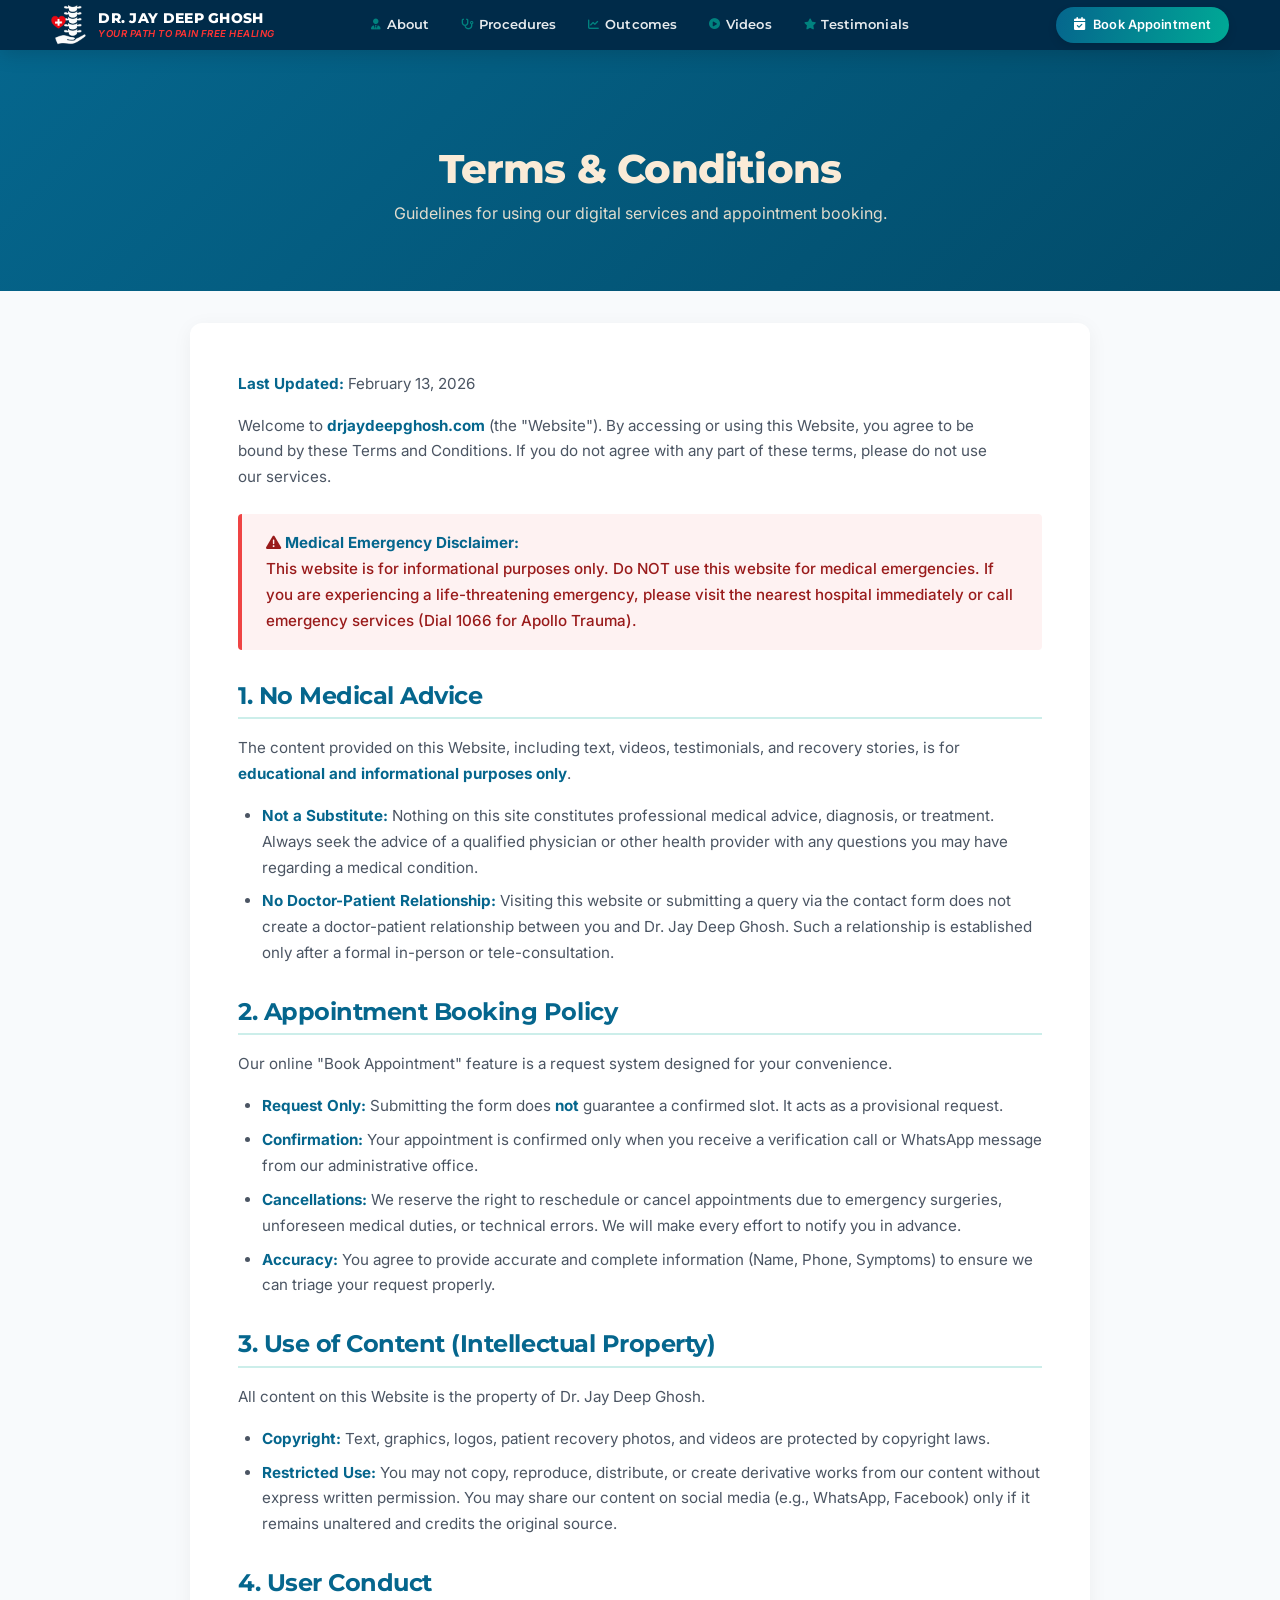
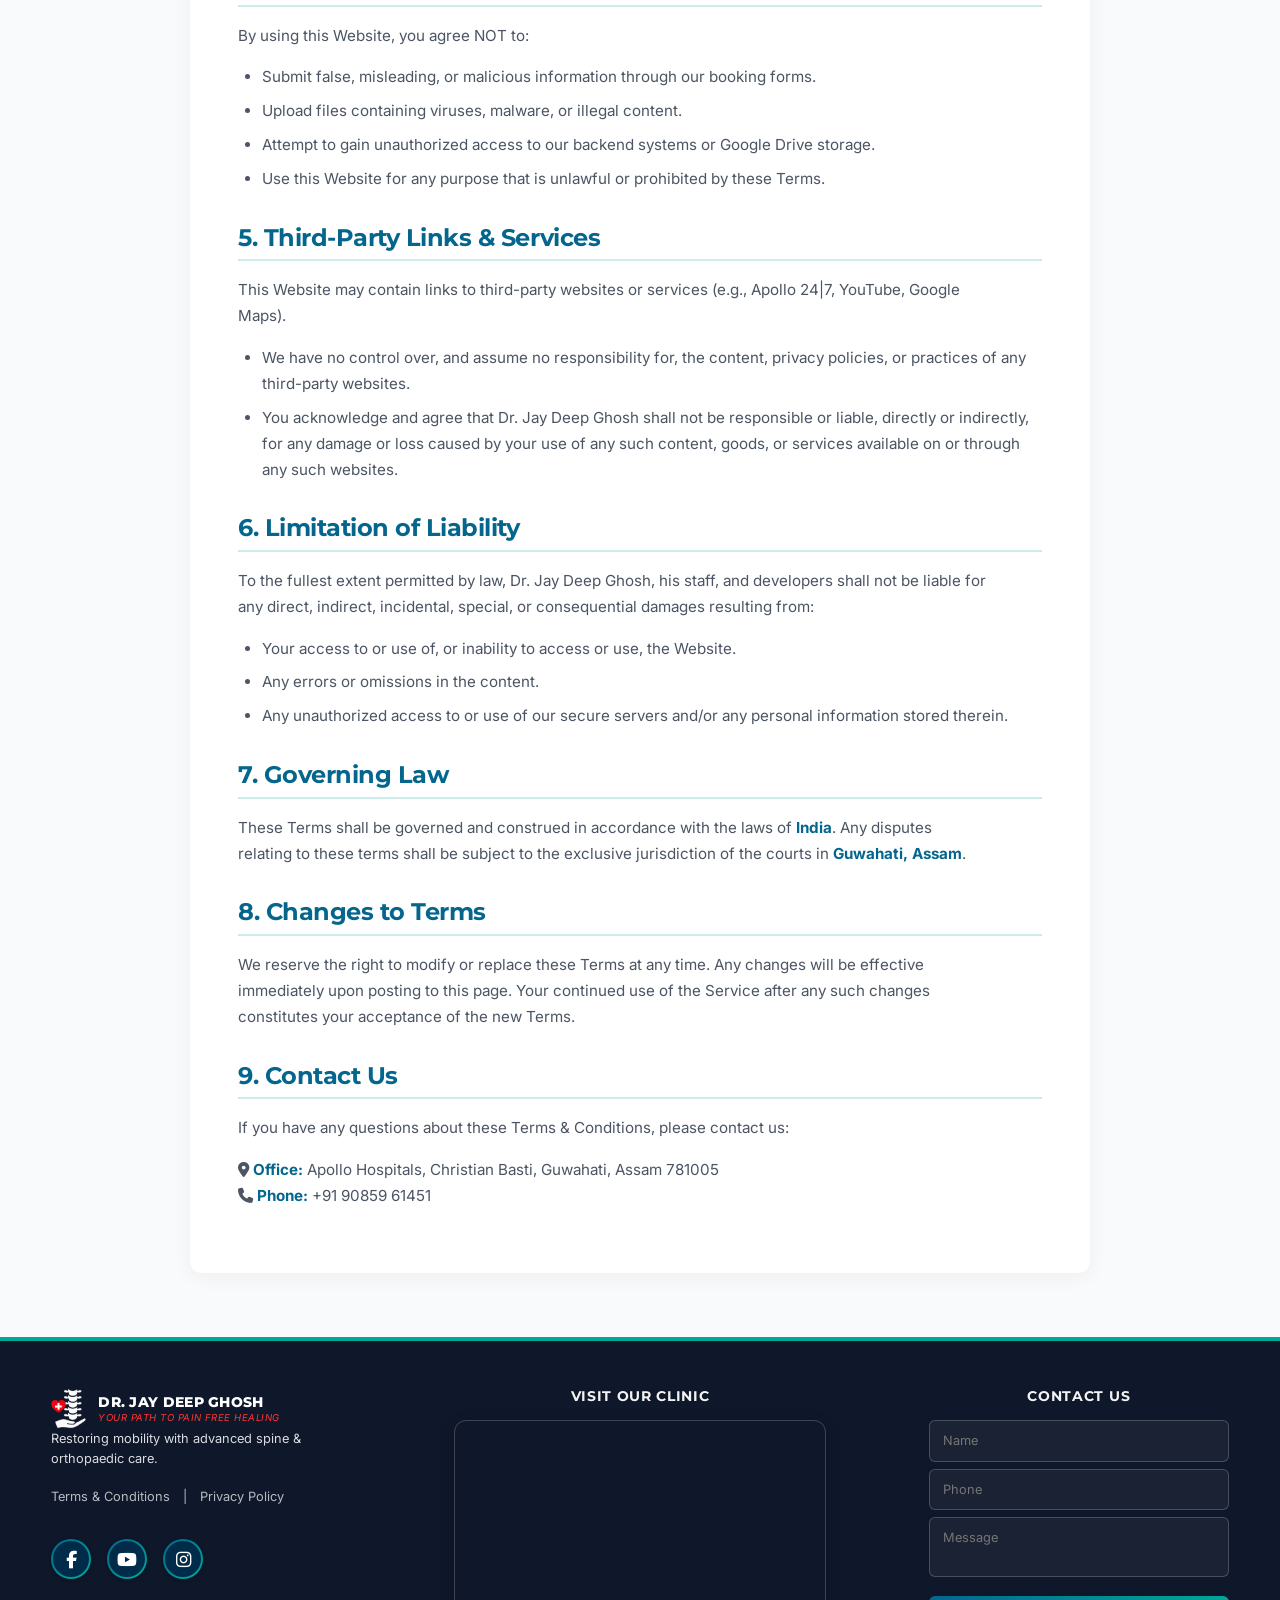
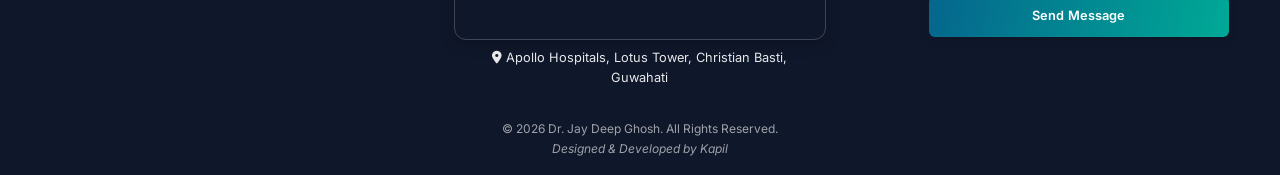
<file: frontend/terms.html>
<!doctype html>
<html lang="en">
<head>
  <meta charset="utf-8" />
  <meta name="viewport" content="width=device-width,initial-scale=1" />
  <meta name="theme-color" content="#05668d" />
  
  <title>Terms & Conditions | Dr. Jay Deep Ghosh</title>
  <meta name="description" content="Terms and Conditions for using Dr. Jay Deep Ghosh's website. Medical disclaimers, appointment booking policies, and user responsibilities." />
  <meta name="robots" content="noindex, follow">

  <link rel="shortcut icon" href="favicon.ico" type="image/x-icon">
  <link rel="icon" href="favicon.ico" type="image/x-icon">
  <link rel="icon" type="image/png" sizes="32x32" href="assets/favicon-32x32.png">
  <link rel="icon" type="image/png" sizes="16x16" href="assets/favicon-16x16.png">
  <link rel="apple-touch-icon" sizes="180x180" href="assets/apple-touch-icon.png">
  <link rel="icon" type="image/png" sizes="192x192" href="assets/android-chrome-192x192.png">
  <link rel="icon" type="image/png" sizes="512x512" href="assets/android-chrome-512x512.png">

  <link rel="preconnect" href="https://fonts.googleapis.com">
  <link rel="preconnect" href="https://fonts.gstatic.com" crossorigin>
  <link href="https://fonts.googleapis.com/css2?family=Inter:wght@400;500;600&family=Montserrat:wght@600;700;800;900&display=swap" rel="stylesheet" />
  <link rel="stylesheet" href="https://cdnjs.cloudflare.com/ajax/libs/font-awesome/6.5.0/css/all.min.css" />

  <link rel="stylesheet" href="css/base.css" />
  <link rel="stylesheet" href="css/components.css" />
  <link rel="stylesheet" href="css/layout.css" />

  <style>
    /* =========================================
       PAGE-SPECIFIC STYLES
       ========================================= */
    :root {
      --font-heading: 'Montserrat', sans-serif;
      --font-body: 'Inter', sans-serif;
      --color-primary-blue: #05668d;
      --color-primary-green: #00a896;
      --color-text: #374151;
      --bg-light: #f8fafc;
    }

    body {
      font-family: var(--font-body);
      color: var(--color-text);
      line-height: 1.7;
      font-size: 0.95rem;
      background-color: var(--bg-light);
    }

    /* --- HERO SECTION --- */
    .terms-hero {
      background: linear-gradient(135deg, #05668d 0%, #024b69 100%);
      padding: 6rem 0 4rem;
      text-align: center;
      color: #fff;
      margin-bottom: 2rem;
    }
    .terms-hero h1 {
      font-family: var(--font-heading);
      font-size: 2.5rem;
      font-weight: 800;
      margin-bottom: 0.5rem;
      color: antiquewhite;
    }
    .terms-hero p {
      font-size: 1rem;
      opacity: 0.9;
      max-width: 600px;
      margin: 0 auto;
      color: antiquewhite;
    }

    /* --- CONTENT CONTAINER --- */
    .terms-container {
      max-width: 900px;
      margin: 0 auto;
      background: #fff;
      padding: 3rem;
      border-radius: 12px;
      box-shadow: 0 4px 20px rgba(0,0,0,0.05);
      margin-bottom: 4rem;
    }

    /* --- TYPOGRAPHY --- */
    .terms-content h2 {
      color: var(--color-primary-blue);
      font-family: var(--font-heading);
      font-size: 1.5rem;
      font-weight: 700;
      margin-top: 2rem;
      margin-bottom: 1rem;
      border-bottom: 2px solid rgba(0, 168, 150, 0.2);
      padding-bottom: 0.5rem;
    }
    
    .terms-content h3 {
      color: #1e293b;
      font-size: 1.1rem;
      font-weight: 700;
      margin-top: 1.5rem;
      margin-bottom: 0.5rem;
    }

    .terms-content p {
      margin-bottom: 1rem;
      color: #4b5563;
    }

    .terms-content ul {
      margin-bottom: 1.5rem;
      padding-left: 1.5rem;
    }

    .terms-content li {
      margin-bottom: 0.5rem;
      color: #4b5563;
      list-style-type: disc;
    }
    
    .terms-content strong {
      color: var(--color-primary-blue);
    }

    .alert-box {
        background-color: #fef2f2;
        border-left: 4px solid #ef4444;
        padding: 1rem 1.5rem;
        margin: 1.5rem 0;
        border-radius: 4px;
        color: #991b1b;
        font-weight: 500;
    }

    /* --- RESPONSIVE --- */
    @media (max-width: 768px) {
      .terms-hero { padding: 5rem 0 3rem; }
      .terms-hero h1 { font-size: 2rem; }
      .terms-container { padding: 1.5rem; margin: 0 1rem 3rem; }
    }
  </style>
</head>

<body>

  <header class="site-header" data-header>
    <div class="header-grid">
      <a href="index.html" class="brand-area" aria-label="Dr. Ghosh Home">
        <img src="assets/icon-new1.png" alt="Dr. Jay Deep Ghosh Logo" class="brand-icon">
        <div class="brand-text-col">
          <span class="brand-name">Dr. Jay Deep Ghosh</span>
          <span class="brand-subtitle">Your path to pain free healing</span>
        </div>
      </a>

      <nav class="nav-center" data-nav-panel>
        <ul class="nav-list">
          <li><a href="about.html" class="nav-link"><i class="fa-solid fa-user-tie"></i> <span>About</span></a></li>
          <li><a href="procedures.html" class="nav-link"><i class="fa-solid fa-stethoscope"></i> <span>Procedures</span></a></li>
          <li><a href="outcomes.html" class="nav-link"><i class="fa-solid fa-chart-line"></i> <span>Outcomes</span></a></li>
          <li><a href="videos.html" class="nav-link"><i class="fa-solid fa-play-circle"></i> <span>Videos</span></a></li>
          <li><a href="testimonials.html" class="nav-link"><i class="fa-solid fa-star"></i> <span>Testimonials</span></a></li>
        </ul>
        <div class="mobile-actions">
          <a href="appointment.html" class="btn btn-header-primary"><i class="fa-solid fa-calendar-check"></i> Book Appointment</a>
        </div>
      </nav>

      <div class="header-actions-desktop">
        <a href="appointment.html" class="btn btn-header-primary"><i class="fa-solid fa-calendar-check"></i> Book Appointment</a>
      </div>

      <button class="nav-toggle" data-nav-toggle aria-label="Toggle navigation">
        <i class="fa-solid fa-bars" id="nav-icon"></i>
      </button>
    </div>
  </header>

  <main id="main">
    
    <section class="terms-hero">
      <div class="container">
        <h1>Terms & Conditions</h1>
        <p>Guidelines for using our digital services and appointment booking.</p>
      </div>
    </section>

    <div class="terms-container">
      <div class="terms-content">
        
        <p><strong>Last Updated:</strong> February 13, 2026</p>
        <p>Welcome to <strong>drjaydeepghosh.com</strong> (the "Website"). By accessing or using this Website, you agree to be bound by these Terms and Conditions. If you do not agree with any part of these terms, please do not use our services.</p>

        <div class="alert-box">
            <i class="fa-solid fa-triangle-exclamation"></i> <strong>Medical Emergency Disclaimer:</strong><br>
            This website is for informational purposes only. Do NOT use this website for medical emergencies. If you are experiencing a life-threatening emergency, please visit the nearest hospital immediately or call emergency services (Dial 1066 for Apollo Trauma).
        </div>

        <h2>1. No Medical Advice</h2>
        <p>The content provided on this Website, including text, videos, testimonials, and recovery stories, is for <strong>educational and informational purposes only</strong>.</p>
        <ul>
            <li><strong>Not a Substitute:</strong> Nothing on this site constitutes professional medical advice, diagnosis, or treatment. Always seek the advice of a qualified physician or other health provider with any questions you may have regarding a medical condition.</li>
            <li><strong>No Doctor-Patient Relationship:</strong> Visiting this website or submitting a query via the contact form does not create a doctor-patient relationship between you and Dr. Jay Deep Ghosh. Such a relationship is established only after a formal in-person or tele-consultation.</li>
        </ul>

        <h2>2. Appointment Booking Policy</h2>
        <p>Our online "Book Appointment" feature is a request system designed for your convenience.</p>
        <ul>
            <li><strong>Request Only:</strong> Submitting the form does <strong>not</strong> guarantee a confirmed slot. It acts as a provisional request.</li>
            <li><strong>Confirmation:</strong> Your appointment is confirmed only when you receive a verification call or WhatsApp message from our administrative office.</li>
            <li><strong>Cancellations:</strong> We reserve the right to reschedule or cancel appointments due to emergency surgeries, unforeseen medical duties, or technical errors. We will make every effort to notify you in advance.</li>
            <li><strong>Accuracy:</strong> You agree to provide accurate and complete information (Name, Phone, Symptoms) to ensure we can triage your request properly.</li>
        </ul>

        <h2>3. Use of Content (Intellectual Property)</h2>
        <p>All content on this Website is the property of Dr. Jay Deep Ghosh.</p>
        <ul>
            <li><strong>Copyright:</strong> Text, graphics, logos, patient recovery photos, and videos are protected by copyright laws.</li>
            <li><strong>Restricted Use:</strong> You may not copy, reproduce, distribute, or create derivative works from our content without express written permission. You may share our content on social media (e.g., WhatsApp, Facebook) only if it remains unaltered and credits the original source.</li>
        </ul>

        <h2>4. User Conduct</h2>
        <p>By using this Website, you agree NOT to:</p>
        <ul>
            <li>Submit false, misleading, or malicious information through our booking forms.</li>
            <li>Upload files containing viruses, malware, or illegal content.</li>
            <li>Attempt to gain unauthorized access to our backend systems or Google Drive storage.</li>
            <li>Use this Website for any purpose that is unlawful or prohibited by these Terms.</li>
        </ul>

        <h2>5. Third-Party Links & Services</h2>
        <p>This Website may contain links to third-party websites or services (e.g., Apollo 24|7, YouTube, Google Maps).</p>
        <ul>
            <li>We have no control over, and assume no responsibility for, the content, privacy policies, or practices of any third-party websites.</li>
            <li>You acknowledge and agree that Dr. Jay Deep Ghosh shall not be responsible or liable, directly or indirectly, for any damage or loss caused by your use of any such content, goods, or services available on or through any such websites.</li>
        </ul>

        <h2>6. Limitation of Liability</h2>
        <p>To the fullest extent permitted by law, Dr. Jay Deep Ghosh, his staff, and developers shall not be liable for any direct, indirect, incidental, special, or consequential damages resulting from:</p>
        <ul>
            <li>Your access to or use of, or inability to access or use, the Website.</li>
            <li>Any errors or omissions in the content.</li>
            <li>Any unauthorized access to or use of our secure servers and/or any personal information stored therein.</li>
        </ul>

        <h2>7. Governing Law</h2>
        <p>These Terms shall be governed and construed in accordance with the laws of <strong>India</strong>. Any disputes relating to these terms shall be subject to the exclusive jurisdiction of the courts in <strong>Guwahati, Assam</strong>.</p>

        <h2>8. Changes to Terms</h2>
        <p>We reserve the right to modify or replace these Terms at any time. Any changes will be effective immediately upon posting to this page. Your continued use of the Service after any such changes constitutes your acceptance of the new Terms.</p>

        <h2>9. Contact Us</h2>
        <p>If you have any questions about these Terms & Conditions, please contact us:</p>
        <p>
            <i class="fa-solid fa-location-dot"></i> <strong>Office:</strong> Apollo Hospitals, Christian Basti, Guwahati, Assam 781005<br>
            <i class="fa-solid fa-phone"></i> <strong>Phone:</strong> +91 90859 61451
        </p>

      </div>
    </div>

  </main>

  <footer class="site-footer" id="contact">
    <div class="footer-top">
      <div class="footer-grid">
        
        <div class="footer-col footer-brand-col">
          <a href="index.html" class="brand-area">
            <img src="assets/icon-new1.png" alt="Logo" class="brand-icon">
            <div class="brand-text-col">
              <span class="brand-name">Dr. Jay Deep Ghosh</span>
              <span class="brand-subtitle">Your path to pain free healing</span>
            </div>
          </a>
          <p class="footer-tagline">Restoring mobility with advanced spine & orthopaedic care.</p>
          <div class="footer-legal-links">
            <a href="terms.html">Terms & Conditions</a>
            <span class="legal-sep">|</span>
            <a href="privacy-policy.html">Privacy Policy</a>
          </div>
          <div class="footer-social-icons brand-social">
            <a href="https://www.facebook.com/jaydeepxp" target="_blank" aria-label="Facebook"><i class="fa-brands fa-facebook-f"></i></a>
            <a href="https://www.youtube.com/@jaydeepxp" target="_blank" aria-label="YouTube"><i class="fa-brands fa-youtube"></i></a>
            <a href="https://www.instagram.com/dr.jay_deep_ghosh_official?igsh=ZmsybzB1YXI4Zzl1" target="_blank" aria-label="Instagram"><i class="fa-brands fa-instagram"></i></a>
          </div>
        </div>

        <div class="footer-col footer-visit-col">
          <h3 class="footer-heading">Visit Our Clinic</h3>
          <div class="map-wrapper">
            <iframe 
              src="https://www.google.com/maps/embed?pb=!1m18!1m12!1m3!1d3580.346894569584!2d91.77869407604345!3d26.15404529094764!2m3!1f0!2f0!3f0!3m2!1i1024!2i768!4f13.1!3m3!1m2!1s0x375a59634c178b53%3A0x81381ecdd1e8f3cd!2sDr.%20Jay%20Deep%20Ghosh%20%7C%20Best%20orthopedic%20%26%20spine%20surgeon%20doctor%20in%20guwahati-assam-northeast!5e0!3m2!1sen!2sin!4v1706346789012!5m2!1sen!2sin" 
              width="100%" 
              height="100%" 
              style="border:0;" 
              loading="lazy"
              allowfullscreen="" 
              referrerpolicy="no-referrer-when-downgrade"
              title="Dr. Jay Deep Ghosh Apollo Hospitals Guwahati Map">
            </iframe>
          </div>
          <p class="footer-address">
            <i class="fa-solid fa-location-dot"></i> 
            Apollo Hospitals, Lotus Tower, Christian Basti, Guwahati
          </p>
        </div>

        <div class="footer-col footer-form-col">
          <div class="footer-form-wrapper">
            <h3 class="footer-heading">Contact Us</h3>
            <form class="footer-contact-form" id="footerContactForm">
                <input type="hidden" name="formType" value="contact">
                <input type="text" name="honeypot" style="display:none !important" tabindex="-1" autocomplete="off">
                <div class="form-group">
                  <input type="text" name="name" placeholder="Name" required>
                </div>
                <div class="form-group">
                  <input type="tel" name="phone" placeholder="Phone" required>
                </div>
                <div class="form-group">
                  <textarea name="message" placeholder="Message" rows="3" required></textarea>
                </div>
                <button type="submit" id="c_submit_btn" class="btn btn-header-primary footer-submit-btn">
                  Send Message
                </button>
            </form>
          </div>
        </div>

      </div>
    </div>
    <div class="footer-bottom">
        <div class="footer-bottom-inner">
            <p class="footer-note">
                <span>© <span id="year">2026</span> Dr. Jay Deep Ghosh. All Rights Reserved.</span>
                <br><i>Designed & Developed by Kapil</i>
            </p>
        </div>
    </div>
  </footer>

  <script src="js/main.js" defer></script>
  <script>
    // Simple year update
    const yearSpan = document.getElementById('year');
    if(yearSpan) yearSpan.textContent = new Date().getFullYear();
  </script>
</body>
</html>
</file>
<file: frontend/css/base.css>
:root {
  /* COLORS - Preserved Exact Values */
  --color-primary-blue: #05668d;
  --color-primary-green: #00a896;
  --color-cream: #f0f3bd;

  --color-ink: #0f172a;
  --color-text: #1f2937;
  --color-muted: #475569;
  --color-border: rgba(15,23,42,.12);

  --bg-page: #ffffff;
  --bg-soft: rgba(240,243,189,.35);
  --bg-cream: var(--color-cream);
  --brand-gradient: linear-gradient(135deg,var(--color-primary-blue),var(--color-primary-green));

  --shadow-sm: 0 6px 18px rgba(2,8,23,.06);
  --shadow-md: 0 14px 40px rgba(2,8,23,.10);

  --radius-sm: 12px;
  --radius-md: 18px;
  --radius-lg: 24px;

  --container: 1120px;

  --font-heading: "Montserrat",system-ui,-apple-system,Segoe UI,Roboto,Arial,sans-serif;
  --font-body: "Inter",system-ui,-apple-system,Segoe UI,Roboto,Arial,sans-serif;

  /* TYPOGRAPHY SCALE */
  --step--1: clamp(0.85rem, 0.8rem + 0.2vw, 0.9rem);
  --step-0: clamp(0.95rem, 0.92rem + 0.25vw, 1rem);
  
  --step-1: clamp(1.1rem, 1.05rem + 0.3vw, 1.25rem);      /* H4 */
  --step-2: clamp(1.35rem, 1.25rem + 0.6vw, 1.6rem);      /* H3 */
  --step-3: clamp(1.75rem, 1.5rem + 1vw, 2.2rem);         /* H2 */
  --step-4: clamp(2.1rem, 1.8rem + 1.5vw, 2.8rem);        /* H1 */

  --transition-fast: 160ms ease;
  --transition-base: 220ms ease;

  /* Header/Footer Specific Colors */
  --header-bg: #002B49;
  --header-text: #ffffff;
  --header-text-hover: #38b6ff;
  
  --btn-green: #00a896;
  --btn-gradient: linear-gradient(135deg, #00a896, #05668d);
}

/* GLOBAL RESETS */
* { box-sizing: border-box; }
html { scroll-behavior: smooth; }

/* FIX: Removed overflow-x: hidden to restore sticky header functionality */
body {
  margin: 0;
  font-family: var(--font-body);
  font-size: var(--step-0);
  line-height: 1.65;
  color: var(--color-text);
  background: var(--bg-page);
  width: 100%;
}

img { max-width: 100%; height: auto; display: block; }
a { color: inherit; text-decoration: none; }
button, input, textarea, select { font: inherit; }

h1, h2, h3, h4 {
  font-family: var(--font-heading);
  color: var(--color-ink);
  line-height: 1.15;
  margin: 0 0 .6rem;
}

h1 { font-size: var(--step-4); letter-spacing: -.02em; }
h2 { font-size: var(--step-3); letter-spacing: -.02em; }
h3 { font-size: var(--step-2); }
h4 { font-size: var(--step-1); }

/* Added max-width for better readability on large screens */
p { 
  margin: 0 0 1rem; 
  color: var(--color-text);
  max-width: 75ch; 
}

strong { color: var(--color-primary-blue); }

.container {
  width: min(var(--container), calc(100% - 2rem));
  margin-inline: auto;
}

/* UTILITIES */
.skip-link {
  position: absolute;
  left: -999px;
  top: 10px;
  background: #ffffff;
  color: var(--color-ink);
  padding: .75rem 1rem;
  border-radius: 999px;
  box-shadow: var(--shadow-md);
  z-index: 9999;
}
.skip-link:focus { left: 12px; }

.sr-only {
  position: absolute;
  width: 1px;
  height: 1px;
  padding: 0;
  margin: -1px;
  overflow: hidden;
  clip: rect(0,0,0,0);
  white-space: nowrap;
  border: 0;
}

::selection { background: rgba(0,168,150,.25); }

@media (prefers-reduced-motion: reduce) {
  html { scroll-behavior: auto; }
  * { transition-duration: 1ms !important; animation-duration: 1ms !important; }
}
</file>
<file: frontend/css/components.css>
/* =========================================
   1. BUTTONS
   ========================================= */
.btn {
  display: inline-flex;
  align-items: center;
  justify-content: center;
  gap: 0.55rem;
  padding: 0.65rem 1.1rem;
  border-radius: 999px;
  border: 1px solid transparent;
  font-weight: 700;
  letter-spacing: 0.01em;
  cursor: pointer;
  user-select: none;
  white-space: nowrap;
  position: relative;
  z-index: 1;
  transition: all 0.4s cubic-bezier(0.25, 0.8, 0.25, 1);
}

.btn:focus-visible {
  outline: 3px solid rgba(0,168,150,.35);
  outline-offset: 3px;
}

.btn:hover { transform: none; }

/* Primary Button (Slide Effect) */
.btn-primary {
  color: #fff;
  border: none;
  box-shadow: 0 10px 20px rgba(5,102,141,.15);
  background-image: linear-gradient(100deg, 
    var(--color-primary-blue) 0%, 
    var(--color-primary-green) 50%, 
    var(--color-primary-green) 100%
  );
  background-size: 200% auto;
  background-position: 0% center;
}

.btn-primary:hover {
  background-position: 100% center;
  transform: translateY(-3px) scale(1.05);
  box-shadow: 0 15px 35px rgba(0, 168, 150, 0.3);
}

/* Secondary Button */
.btn-secondary {
  background: var(--color-primary-blue);
  color: #fff;
}
.btn-secondary:hover {
  background: #045778;
  transform: translateY(-2px);
}

/* Outline Button */
.btn-outline {
  background: transparent;
  border-color: rgba(5,102,141,.35);
  color: var(--color-primary-blue);
}
.btn-outline:hover {
  background: rgba(5,102,141,.06);
  border-color: rgba(5,102,141,.55);
  transform: translateY(-2px);
}

/* Sizes */

/* Small - Used for "Know More" or minor actions */
.btn-sm { padding: 0.45rem 0.8rem; font-size: 0.8rem; }

/* --- UNIFIED SIZES FOR ALL MAIN SECTIONS --- */
/* Both lg and xl are now identical to ensure uniformity across Hero, About, CTA, etc. */
.btn-lg, 
.btn-xl {
  padding: 0.75rem 2rem; 
  font-size: 1rem;       
  font-weight: 800;
  border-radius: 50px;
}


/* =========================================
   2. CARDS (GLOBAL & SPECIFIC)
   ========================================= */

/* --- Area of Care Cards (Compact & Consistent) --- */
.care-card {
  display: block; /* Reverted to block to fix animation */
  width: 100%;
  background: #ffffff;
  border: 1px solid rgba(5, 102, 141, 0.15);
  border-radius: 20px; /* Slightly tighter radius */
  box-shadow: 0 4px 6px rgba(0, 0, 0, 0.02);
  padding: 0;
  cursor: pointer;
  transition: all 0.3s cubic-bezier(0.25, 0.8, 0.25, 1);
  text-align: center;
  position: relative;
  overflow: hidden;
  color: var(--color-ink);
}

.care-card:hover,
.care-card:focus-visible,
.care-card:active {
  transform: translateY(-5px);
  border-color: var(--color-primary-blue);
  box-shadow: 0 15px 40px rgba(5, 102, 141, 0.15);
}

.care-card[aria-expanded="true"] {
  border-color: var(--color-primary-green);
  transform: translateY(0);
  box-shadow: 0 10px 30px rgba(0, 168, 150, 0.15);
}

.care-card-visible {
  padding: 1.5rem 1rem; /* Reduced padding to shrink height */
  display: flex;
  flex-direction: column;
  align-items: center;
  gap: 0.5rem; /* Tighter gap between icon/title/desc */
}

.care-icon-box {
  width: 50px; /* Reduced from 80px -> 50px */
  height: 50px;
  border-radius: 50%;
  background: rgba(5, 102, 141, 0.06);
  display: grid;
  place-items: center;
  color: var(--color-primary-blue);
  margin-bottom: 0.2rem;
  transition: background 0.3s ease, color 0.3s ease, transform 0.3s ease;
}
.care-icon-box svg { width: 26px; height: 26px; }

.care-card:hover .care-icon-box {
  background: var(--color-primary-blue);
  color: #fff;
  transform: scale(1.05);
}

.care-card[aria-expanded="true"] .care-icon-box {
  background: var(--color-primary-green);
  color: #fff;
  transform: scale(1);
}

.care-title {
  color: var(--color-primary-blue);
  font-family: var(--font-heading);
  font-size: 1.15rem; /* Reduced to match other sections */
  font-weight: 800;
  margin: 0;
  transition: color 0.2s ease;
}
.care-card[aria-expanded="true"] .care-title { color: var(--color-primary-green); }

.care-desc {
  color: var(--color-muted);
  font-size: 0.85rem; /* Reduced to compact text */
  line-height: 1.4;
  max-width: 30ch;
  margin: 0 auto;
}

.care-indicator {
  color: var(--color-primary-green);
  font-size: 0.9rem;
  margin-top: 0.2rem;
  transition: transform 0.4s ease;
}
.care-card[aria-expanded="true"] .care-indicator { transform: rotate(180deg); }

/* Animation Structure Reverted to Original */
.care-card-hidden {
  display: grid;
  grid-template-rows: 0fr;
  transition: grid-template-rows 0.4s cubic-bezier(0.4, 0, 0.2, 1);
  background: #fff;
}
.care-card[aria-expanded="true"] .care-card-hidden {
  grid-template-rows: 1fr;
  border-top: 1px solid rgba(0, 0, 0, 0.05);
}
.care-list-wrapper { overflow: hidden; }

/* --- Outcome Cards --- */
.outcome-card {
  background: #ffffff;
  border: 1px solid rgba(5, 102, 141, 0.1); 
  border-radius: 16px;
  overflow: hidden;
  height: 100%; 
  display: flex;
  flex-direction: column;
  transition: all 0.3s ease;
}
.outcome-card:hover {
  border-color: var(--color-primary-blue);
  box-shadow: 0 10px 30px rgba(5, 102, 141, 0.12);
}
.outcome-media-group {
  display: grid;
  grid-template-columns: 1fr 1fr; 
  gap: 2px; 
  background: var(--color-primary-blue);
  border-bottom: 2px solid rgba(5, 102, 141, 0.1);
}
.outcome-media {
  margin: 0;
  position: relative;
  width: 100%;
  aspect-ratio: 4/5; 
  background: #f0f2f5;
  overflow: hidden;
}
.outcome-image {
  width: 100%;
  height: 100%;
  object-fit: cover; 
  transition: transform 0.5s ease;
  cursor: zoom-in;
}
.outcome-card:hover .outcome-image { transform: scale(1.05); }

.media-label {
  position: absolute;
  bottom: 0;
  left: 0;
  width: 100%;
  padding: 0.25rem 0; /* Tighter padding */
  background: rgba(2, 8, 23, 0.7); 
  color: #ffffff;
  font-size: 0.65rem; /* Smaller label */
  font-weight: 700;
  text-transform: uppercase;
  text-align: center;
  letter-spacing: 0.05em;
  z-index: 2;
}
.outcome-media.after .media-label { background: rgba(0, 168, 150, 0.8); }

.outcome-content { 
  padding: 0.85rem; /* Reduced padding makes card smaller */ 
  flex-grow: 1; 
  text-align: left; 
}

.outcome-title {
  font-family: var(--font-heading);
  color: var(--color-primary-blue);
  font-size: 1rem; /* Reduced size */
  font-weight: 700;
  margin-bottom: 0.35rem;
  line-height: 1.2;
}
.outcome-desc {
  color: var(--color-muted);
  font-size: 0.82rem; /* Reduced size */
  line-height: 1.5;
  margin-bottom: 0;
}

/* --- Review Cards --- */
.review-card {
  padding: 1.2rem; /* Reduced padding */
  display: flex;
  flex-direction: column;
  height: 100%;
  background: #fff;
  border: 1px solid rgba(5, 102, 141, 0.15);
  border-radius: 16px; /* Tighter radius */
  box-shadow: 0 4px 10px rgba(5, 102, 141, 0.05);
  transition: border-color 0.3s ease, box-shadow 0.3s ease;
}
.review-card:hover {
  border-color: var(--color-primary-blue);
  box-shadow: 0 10px 25px rgba(5, 102, 141, 0.15);
  transform: none !important; 
}
.review-header {
  display: flex;
  justify-content: space-between;
  align-items: center;
  margin-bottom: 0.6rem;
}
.review-name {
  font-family: var(--font-heading);
  font-weight: 700;
  color: var(--color-ink);
  font-size: 0.95rem; /* Reduced size */
}
.review-text {
  font-size: 0.85rem; /* Reduced size */
  color: var(--color-muted);
  line-height: 1.55;
  margin-bottom: 1rem;
  flex-grow: 1;
}
.review-tags { display: flex; gap: 0.4rem; flex-wrap: wrap; }
.review-tag {
  font-size: 0.7rem; /* Reduced size */
  font-weight: 600;
  color: var(--color-primary-blue);
  background: rgba(5, 102, 141, 0.08);
  padding: 0.2rem 0.6rem;
  border-radius: 4px;
  border: 1px solid rgba(5, 102, 141, 0.15);
}

/* --- Review Video Meta (Matches Text Card Consistency) --- */
.review-video-meta {
  padding: 0.8rem; /* Reduced padding */
  text-align: center;
  background: #fff;
  border-top: 1px solid rgba(0,0,0,0.05);
}
.review-video-meta h4 {
  margin: 0;
  font-size: 0.9rem; /* Reduced size */
  color: var(--color-primary-blue);
  font-weight: 700;
}

/* --- Education/Video Cards --- */
.edu-card, .review-video-card {
  display: flex;
  flex-direction: column;
  height: 100%;
  padding: 0;
  overflow: hidden;
  background: #fff;
  border: 1px solid rgba(5,102,141,.12);
  border-radius: 12px; /* Tighter radius */
  transition: transform 0.3s ease, box-shadow 0.3s ease;
}

.edu-card:hover {
  transform: translateY(-4px);
  box-shadow: 0 10px 25px rgba(5, 102, 141, 0.12);
  border-color: var(--color-primary-blue);
}

/* HIDDEN: Title and Subtitles removed as requested */
.edu-content {
  display: none; 
}

/* Ensure the video takes up the full card */
.edu-card .video-facade {
  height: 100%;
  width: 100%;
  flex-grow: 1;
}

/* =========================================
   3. ACCORDIONS (PROCEDURES)
   ========================================= */
.accordion { display: grid; gap: 0.85rem; }

/* Procedure Item Styling */
.proc-item {
  background: #ffffff;
  border: 1px solid rgba(5, 102, 141, 0.15);
  border-radius: 14px; /* Slightly tighter radius */
  overflow: hidden;
  transition: all 0.3s ease;
  position: relative;
  z-index: 5;
}
.proc-item:hover {
  border-color: var(--color-primary-blue);
  box-shadow: 0 8px 20px rgba(5, 102, 141, 0.15);
  transform: translateY(-2px);
}
/* Prevent hover effect when open */
.proc-item:has(.proc-trigger[aria-expanded="true"]) {
  border-color: rgba(5, 102, 141, 0.15) !important;
  box-shadow: none;
  transform: none;
}

.proc-trigger {
  width: 100%;
  display: flex;
  align-items: center;
  justify-content: space-between; /* Keeps icon pushed to edge */
  padding: 0.85rem 1.2rem; /* Reduced padding */
  background: #ffffff;
  border: none;
  cursor: pointer;
  transition: all 0.3s ease;
  position: relative;
  z-index: 10;
  gap: 1rem;
}

.proc-title {
  font-family: var(--font-heading);
  font-weight: 700;
  font-size: 0.95rem; /* Reduced size */
  color: var(--color-primary-blue);
  
  /* Force Single Line & Centering */
  flex: 1;
  text-align: center;
  white-space: nowrap;
  overflow: hidden;
  text-overflow: ellipsis;
  margin: 0 auto;
}

.proc-icon {
  color: var(--color-primary-green);
  transition: transform 0.3s ease;
  flex-shrink: 0;
  font-size: 0.9rem; /* Smaller icon */
}

.proc-trigger[aria-expanded="true"] { background: var(--color-primary-blue); }
.proc-trigger[aria-expanded="true"] .proc-title { color: #ffffff; }
.proc-trigger[aria-expanded="true"] .proc-icon {
  color: #ffffff;
  transform: rotate(180deg);
}

.accordion-panel {
  height: 0;
  overflow: hidden;
  transition: height 0.3s ease;
}

/* =========================================
   4. FORMS & INPUTS
   ========================================= */
.field { display: flex; flex-direction: column; gap: 0.45rem; }
.label {
  font-weight: 700;
  font-size: var(--step--1);
  color: var(--color-ink);
}
.input, .textarea, select {
  width: 100%;
  padding: 0.85rem 1rem;
  border-radius: 14px;
  border: 1px solid rgba(5,102,141,.18);
  background: #fff;
  transition: border-color var(--transition-base), box-shadow var(--transition-base);
}
.textarea { min-height: 110px; resize: vertical; }
.input:focus, .textarea:focus, select:focus {
  outline: none;
  border-color: rgba(0,168,150,.65);
  box-shadow: 0 0 0 4px rgba(0,168,150,.12);
}

/* =========================================
   5. VIDEO FACADES & UTILS
   ========================================= */
.video-facade {
  position: relative;
  width: 100%;
  cursor: pointer;
  background: #000;
  overflow: hidden;
  aspect-ratio: 16/9; 
}
.facade-img {
  width: 100%;
  height: 100%;
  object-fit: cover; 
  transition: transform 0.5s ease;
  display: block;
}
.video-facade:hover .facade-img { transform: scale(1.05); }

.facade-overlay {
  position: absolute;
  inset: 0;
  background: rgba(0, 0, 0, 0.2);
  transition: background 0.3s ease;
}
.video-facade:hover .facade-overlay { background: rgba(0, 0, 0, 0.4); }

.play-btn {
  position: absolute;
  top: 50%;
  left: 50%;
  transform: translate(-50%, -50%);
  background: var(--brand-gradient);
  color: #fff;
  border: none;
  width: 60px;
  height: 60px;
  border-radius: 50%; 
  display: grid;
  place-items: center;
  font-size: 1.5rem;
  padding-left: 4px;
  box-shadow: 0 0 0 0 rgba(0, 168, 150, 0.7);
  animation: pulse-white 2s infinite;
  cursor: pointer;
  transition: transform 0.3s cubic-bezier(0.175, 0.885, 0.32, 1.275), background 0.3s ease;
  z-index: 2;
}

@keyframes pulse-white {
  0% { box-shadow: 0 0 0 0 rgba(255, 255, 255, 0.7); }
  70% { box-shadow: 0 0 0 15px rgba(255, 255, 255, 0); }
  100% { box-shadow: 0 0 0 0 rgba(255, 255, 255, 0); }
}

.video-facade:hover .play-btn {
  transform: translate(-50%, -50%) scale(1.15);
  background: #fff;
  color: var(--color-primary-blue);
}

.video-facade iframe {
  position: absolute;
  top: 0;
  left: 0;
  width: 100%;
  height: 100%;
  border: none;
  z-index: 5;
}

/* =========================================
   6. MODALS & TOASTS
   ========================================= */
.toast {
  position: fixed;
  left: 50%;
  bottom: 18px;
  transform: translateX(-50%);
  background: #0b1220;
  color: #fff;
  padding: 0.8rem 1rem;
  border-radius: 999px;
  box-shadow: var(--shadow-md);
  opacity: 0;
  pointer-events: none;
  transition: opacity var(--transition-base), transform var(--transition-base);
  z-index: 9999;
}
.toast.is-visible { opacity: 1; transform: translateX(-50%) translateY(-6px); }

/* Image Modal */
.image-modal {
  position: fixed;
  inset: 0;
  z-index: 9999;
  display: flex;
  align-items: center;
  justify-content: center;
  opacity: 0;
  pointer-events: none;
  transition: opacity 0.3s ease;
}
.image-modal.is-visible { opacity: 1; pointer-events: auto; }

.image-modal-overlay {
  position: absolute;
  inset: 0;
  background: rgba(2, 8, 23, 0.9);
  backdrop-filter: blur(8px);
}
.image-modal-container {
  position: relative;
  z-index: 10;
  max-width: 90vw;
  max-height: 90vh;
  display: flex;
  justify-content: center;
  align-items: center;
  transform: scale(0.95);
  transition: transform 0.3s cubic-bezier(0.175, 0.885, 0.32, 1.275);
}
.image-modal.is-visible .image-modal-container { transform: scale(1); }

.image-modal-img {
  max-width: 100%;
  max-height: 90vh;
  object-fit: contain;
  border-radius: 8px;
  box-shadow: 0 20px 50px rgba(0,0,0,0.5);
}
.image-modal-close {
  position: absolute;
  top: -50px;
  right: -10px;
  background: transparent;
  border: none;
  color: white;
  font-size: 2rem;
  cursor: pointer;
  transition: transform 0.2s ease, color 0.2s ease;
  padding: 5px;
}
.image-modal-close:hover { transform: scale(1.1); color: var(--color-primary-green); }

@media (max-width: 768px) {
  .image-modal-close {
    top: -50px;
    right: 0;
    background: rgba(255, 255, 255, 0.1);
    border-radius: 50%;
    width: 40px;
    height: 40px;
    display: grid;
    place-items: center;
    font-size: 1.2rem;
  }
}

/* Stars Utility */
.stars { display: inline-flex; gap: 0.2rem; color: #f59e0b; }
.stars i { font-size: 1rem; }

/* Badge Utility */
.badge {
  display: inline-flex;
  align-items: center;
  gap: 0.45rem;
  padding: 0.3rem 0.65rem;
  border-radius: 999px;
  border: 1px solid rgba(0,168,150,.24);
  background: rgba(0,168,150,.10);
  color: var(--color-ink);
  font-weight: 700;
  font-size: var(--step--1);
}
</file>
<file: frontend/css/layout.css>
/* =========================================
   LAYOUT SKELETON
   1. GLOBAL SECTION WRAPPERS
   2. HEADER & NAVIGATION
   3. FOOTER
   4. RESPONSIVE UTILITIES
   ========================================= */

/* =========================================
   1. GLOBAL SECTION WRAPPERS
   ========================================= */
.section {
  padding: 3rem 0; /* NEW: Fixed, tight padding */
}
.section-head {
  margin-bottom: 2rem; /* Reduced from 3rem */

  border-bottom: 1px solid var(--color-primary-green);
}
main > .section:last-of-type { border-bottom: none; }
.section::before { display: none; }

.section-head {
  margin-bottom: 3rem;
  text-align: center;
}

.section-title {
  color: var(--color-primary-blue);
  font-family: var(--font-heading);
  font-size: var(--step-3);
  font-weight: 900;
  margin-bottom: 0.5rem;
  line-height: 1.1;
  text-shadow: 0 2px 10px rgba(255, 255, 255, 0.5);
}

.section-lead {
  color: var(--color-ink);
  font-size: clamp(1rem, 2vw, 1.15rem);
  font-weight: 500;
  line-height: 1.8;
  max-width: 75ch;
  margin-inline: auto;
}

/* Global Grid Utilities */
.grid-3 {
  display: grid;
  grid-template-columns: repeat(3, 1fr);
  gap: 1.5rem;
}

/* =========================================
   2. HEADER STYLES
   ========================================= */
.site-header {
  position: sticky;
  top: 0;
  z-index: 1000;
  background-color: var(--header-bg);
  color: var(--header-text);
  box-shadow: 0 4px 20px rgba(0, 0, 0, .15);
  padding: .3rem 0;
  width: 100%;
}

.header-grid {
  width: 100%;
  max-width: 100%;
  padding: 0 4%;
  display: grid;
  grid-template-columns: 1fr auto 1fr;
  align-items: center;
}

/* Brand Area */
.brand-area {
  display: flex;
  align-items: center; 
  gap: 12px;
  text-decoration: none;
  justify-self: start;
  transition: opacity .2s ease;
  flex-shrink: 0;
}
.brand-area:hover { opacity: .85; }

.brand-icon {
  height: 40px; 
  width: auto;
  object-fit: contain;
  display: block;
}

.brand-text-col {
  display: flex;
  flex-direction: column;
  justify-content: center;
  height: 40px;
  text-align: left;
}

.brand-name {
  font-family: var(--font-heading);
  font-weight: 800;
  font-size: 0.9rem;
  color: #ffffff !important;
  text-transform: uppercase;
  letter-spacing: 0.02em;
  line-height: 1.1; 
  margin-bottom: 2px;
}

.brand-subtitle {
  font-family: var(--font-body);
  color: #ff3333 !important;
  font-size: 0.6rem;
  font-weight: 600;
  font-style: italic;
  text-transform: uppercase;
  letter-spacing: 0.05em;
  line-height: 1;
}

/* Navigation */
.nav-center {
  justify-self: center;
  display: flex;
}

.nav-list {
  display: flex;
  list-style: none;
  gap: 1rem;
  margin: 0;
  padding: 0;
}

.nav-link {
  display: flex;
  align-items: center;
  gap: .35rem;
  font-family: var(--font-heading);
  font-weight: 600;
  letter-spacing: .01em;
  font-size: .8rem;
  color: rgba(255, 255, 255, .9);
  transition: all .2s ease;
  padding: .5rem;
  white-space: nowrap;
}

.nav-link i {
  font-size: .85em;
  opacity: .7;
  color: var(--btn-green);
}

.nav-link:hover {
  color: white;
  transform: translateY(-1px);
}
.nav-link:hover i {
  opacity: 1;
  color: #38b6ff;
}

/* Header Buttons */
.header-actions-desktop {
  display: flex;
  align-items: center;
  justify-self: end;
  gap: .75rem;
}
.mobile-actions { display: none; }

.btn-header-secondary {
  background: 0 0;
  border: 1px solid rgba(255, 255, 255, .3);
  color: white;
  font-size: .8rem;
  padding: .4rem 1rem;
  border-radius: 50px;
  font-weight: 600;
  transition: all .3s ease;
  text-decoration: none;
  white-space: nowrap;
}
.btn-header-secondary:hover {
  border-color: white;
  background: rgba(255, 255, 255, .1);
  transform: translateY(-1px);
}

.btn-header-primary {
  color: white;
  font-size: .8rem;
  padding: .45rem 1.1rem;
  border-radius: 50px;
  font-weight: 600;
  border: none;
  text-decoration: none;
  white-space: nowrap;
  display: inline-flex;
  align-items: center;
  gap: .5rem;
  box-shadow: 0 4px 10px rgba(0, 0, 0, .1);
  background-image: linear-gradient(100deg, 
    var(--color-primary-blue) 0%, 
    var(--color-primary-green) 50%, 
    var(--color-primary-green) 100%
  );
  background-size: 200% auto;
  background-position: 0% center;
  transition: all .4s cubic-bezier(.25, .8, .25, 1);
}
.btn-header-primary:hover {
  background-position: 100% center;
  transform: translateY(-2px) scale(1.05);
  box-shadow: 0 6px 15px rgba(0, 0, 0, .2);
}

.nav-toggle {
  display: none;
  background: 0 0;
  border: none;
  cursor: pointer;
  padding: .5rem;
  color: white;
  font-size: 1.5rem;
  z-index: 2000;
}

/* =========================================
   3. FOOTER STYLES (Tight Spacing Fix)
   ========================================= */
.site-footer {
  background-color: #0f172a;
  color: white;
  border-top: 4px solid var(--btn-green);
  width: 100%;
  font-family: var(--font-body);
}

.site-footer h3,
.site-footer p,
.site-footer a,
.site-footer span,
.site-footer i {
  color: #ffffff !important;
}

.site-footer .brand-subtitle {
  color: #ff3333 !important;
  font-weight: 400 !important;
}

/* Reduced bottom padding to 0.5rem to pull the copyright note UP */
.footer-top { 
  padding: 3rem 0 0.5rem; 
}

.footer-grid {
  width: 100%;
  max-width: 100%; 
  padding: 0 4%;
  display: grid;
  grid-template-columns: 1fr 1fr 1fr; /* Equal columns to center Map */
  gap: 2rem;
  align-items: start;
}

/* Heading */
.footer-heading {
  font-family: var(--font-heading);
  font-size: 0.85rem;
  font-weight: 700;
  text-transform: uppercase;
  letter-spacing: .05em;
  margin-bottom: 1rem;
  opacity: .95;
  margin-top: 0; 
}

/* Column 1: Brand */
.footer-brand-col {
  justify-self: start;
  display: flex;
  flex-direction: column;
  align-items: flex-start;
  text-align: left;
}
.footer-brand-col .brand-image {
  max-height: 65px;
  display: block;
  margin-bottom: 1rem;
  margin-left: -5px;
}
.footer-tagline {
  font-size: 0.8rem;
  opacity: .85;
  line-height: 1.6;
  max-width: 260px;
  margin-bottom: 1rem;
}
.footer-legal-links {
  display: flex;
  align-items: center;
  gap: .8rem;
  font-size: 0.8rem;
  opacity: .7;
  margin-bottom: 1.5rem;
}
.footer-legal-links a:hover { opacity: 1; border-bottom: 1px dotted white; }

/* --- UPDATE: Social Icons (Gold Standard Style) --- */
.footer-social-icons { 
  display: flex; 
  gap: 1rem; 
  margin-top: 0.5rem;
}
.footer-social-icons a {
  width: 40px;
  height: 40px;
 /* Matches footer background for the border trick */
  background-image: linear-gradient(var(--header-bg), var(--header-bg)), var(--brand-gradient);
  background-origin: border-box;
  background-clip: content-box, border-box;
  border: 2px solid transparent;
  border-radius: 50%;
  display: flex;
  align-items: center;
  justify-content: center;
  color: #fff;
  font-size: 1.1rem;
  transition: all 0.3s ease;
  box-shadow: 0 2px 5px rgba(0,0,0,0.2);
  text-decoration: none;
}
.footer-social-icons a:hover {
  transform: translateY(-3px);
  box-shadow: 0 0 15px rgba(0, 168, 150, 0.4);
  color: #fff;
}

/* Column 2: Map/Visit (Centered) */
.footer-visit-col {
  justify-self: center;
  display: flex;
  flex-direction: column;
  align-items: center;
  text-align: center;
  width: 100%;
}
.map-wrapper {
  width: 100%; 
  height: 220px;
  border-radius: 12px;
  overflow: hidden;
  border: 1px solid rgba(255, 255, 255, .2);
  box-shadow: 0 4px 15px rgba(0, 0, 0, .2);
  margin-bottom: 0.5rem; /* Reduced margin */
}
.footer-address {
  font-size: 0.8rem;
  opacity: .9;
  line-height: 1.5;
  max-width: 320px;
}

/* Column 3: Form (Compact) */
.footer-form-col {
  justify-self: end;
  display: flex;
  flex-direction: column;
  align-items: flex-end; 
  width: 100%;
}
.footer-form-wrapper {
  width: 100%;
  max-width: 300px;
  display: flex;
  flex-direction: column;
  align-items: center;
}
.footer-form-wrapper .footer-heading { text-align: center; width: 100%; }

.footer-contact-form {
  width: 100%;
  display: grid;
  gap: 0.45rem;
  text-align: left;
}
.footer-contact-form input,
.footer-contact-form textarea {
  width: 100%;
  background: rgba(255, 255, 255, .05);
  border: 1px solid rgba(255, 255, 255, .2);
  border-radius: 6px; 
  padding: 0.55rem 0.8rem;
  color: white;
  font-size: 0.8rem;
  font-family: var(--font-body);
  transition: all .3s ease;
}
.footer-contact-form textarea {
  height: 60px; 
  min-height: auto;
  resize: none;
}
.footer-contact-form input:focus,
.footer-contact-form textarea:focus {
  outline: none;
  border-color: var(--btn-green);
  background: rgba(255, 255, 255, .1);
}
.footer-submit-btn {
  width: 100%;
  justify-content: center;
  margin-top: 0.2rem;
  border-radius: 6px;
  padding: 0.6rem;
  font-size: 0.8rem;
  font-weight: 600;
}

/* Footer Bottom - Tighter & Centered */
.footer-bottom {
  /* Removed border-top to reduce visual separation */
  background: transparent; 
  padding: 0.5rem 0 1rem; /* Tight top padding */
  display: flex;
  justify-content: center;
  align-items: center;
  text-align: center;
}
.footer-note { 
  font-size: 0.75rem; 
  opacity: .6; 
  margin: 0; 
  width: 100%;
}

/* =========================================
   4. RESPONSIVE LAYOUT LOGIC
   ========================================= */
@media (max-width: 1024px) {
  .header-grid { gap: 1rem; }
  .nav-link { padding: 0.5rem 0.3rem; font-size: 0.85rem; }
  .map-wrapper { height: 200px; }
  .footer-grid { gap: 1.5rem; }
}

@media (max-width: 980px) {
  /* Header Collapse */
  .header-grid {
    padding: 0 1rem;
    display: flex;
    align-items: center;
    justify-content: space-between;
  }
  .brand-area { margin-right: auto; }
  .nav-toggle { display: block; z-index: 1002; color: white; margin-left: auto; }
  .header-actions-desktop { display: none; }

  /* Mobile Drawer - Polished */
  .nav-center {
    position: fixed;
    top: 0;
    right: 0;
    bottom: 0;
    width: 85%;
    max-width: 320px;
    height: 100vh;
    /* Updated Professional Gradient Background */
    background: linear-gradient(165deg, #0f172a 0%, #062e42 100%);
    display: flex;
    flex-direction: column;
    justify-content: flex-start;
    padding: 6rem 1.5rem 2rem;
    box-shadow: -10px 0 40px rgba(0, 0, 0, 0.4);
    transform: translateX(100%);
    /* Smoother cubic-bezier transition */
    transition: transform 0.4s cubic-bezier(0.22, 1, 0.36, 1);
    will-change: transform;
    z-index: 1001;
    overflow-y: auto;
  }
  .nav-center.is-open { transform: translateX(0); }

  /* Navigation List */
  .nav-list {
    flex-direction: column;
    width: 100%;
    gap: 0.5rem; /* Better vertical spacing */
    flex-grow: 0;
    margin-bottom: 2rem;
  }

  /* Navigation Links - Polished */
  .nav-link {
    display: flex;
    align-items: center;
    padding: 0.9rem 1rem;
    font-size: 1rem;
    font-family: var(--font-heading);
    font-weight: 500;
    color: rgba(255, 255, 255, 0.9);
    border-radius: 12px;
    border-bottom: none; 
    border-left: none;
    background: transparent;
    transition: all 0.2s ease;
    justify-content: flex-start;
    width: 100%;
  }
  
  .nav-link i {
    width: 24px; /* Fixed width to align text perfectly */
    text-align: center;
    margin-right: 12px;
    font-size: 1.1rem;
    opacity: 1;
    color: var(--color-primary-green);
    transition: transform 0.2s ease;
  }

  /* Active/Hover/Focus States */
  .nav-link:active,
  .nav-link:hover,
  .nav-link.active {
    background: rgba(255, 255, 255, 0.08);
    color: #fff;
    transform: translateX(5px);
    padding-left: 1rem; /* Reset shifting issues */
  }
  
  .nav-link:hover i {
    transform: scale(1.1);
    color: #4ade80;
  }

  /* Mobile CTA Actions Area */
  .mobile-actions {
    display: flex;
    flex-direction: column;
    width: 100%;
    margin-top: 1.2rem; /*middle of the hamburger menu */
    padding-top: 1.5rem;
    border-top: 1px solid rgba(255,255,255,0.1);
  }
  .mobile-actions .btn-header-secondary { display: none; }
  
  /* Primary Button in Menu */
  .mobile-actions .btn-header-primary {
    text-align: center;
    width: 100%;
    display: flex;
    justify-content: center;
    font-size: 1rem;
    padding: 1rem;
    border-radius: 12px;
    box-shadow: 0 8px 20px rgba(0, 168, 150, 0.25);
    background-image: linear-gradient(135deg, var(--color-primary-blue), var(--color-primary-green));
    font-weight: 700;
    letter-spacing: 0.5px;
  }
  .mobile-actions .btn-header-primary:active {
    transform: scale(0.98);
  }

  /* Footer Stack */
  .footer-top { padding: 3rem 0 1rem; }
  .footer-grid {
    grid-template-columns: 1fr;
    gap: 3rem;
    text-align: center;
  }
  .footer-brand-col, .footer-visit-col, .footer-form-col { 
    align-items: center; 
    text-align: center;
    justify-self: center;
    max-width: 100%;
  }
  .footer-brand-col .brand-area { margin: 0 auto; justify-content: center; }
  .footer-legal-links, .footer-social-icons { justify-content: center; }
  .footer-address, .footer-tagline { max-width: 100%; text-align: center; }
  .map-wrapper { width: 100%; max-width: 100%; height: 220px; }
  .footer-form-col { align-items: center; } 
  .footer-form-wrapper { max-width: 100%; }
  .footer-contact-form { max-width: 100%; }

  /* Utility Grid Collapse */
  .grid-3 { grid-template-columns: repeat(2, 1fr); }
}

@media (max-width: 640px) {
  .brand-icon { height: 42px; }
  .brand-name { font-size: 0.65rem; }
  .brand-subtitle { font-size: 0.54rem; line-height: 1.1;}
  
  .grid-3 { grid-template-columns: 1fr; }
}
</file>
